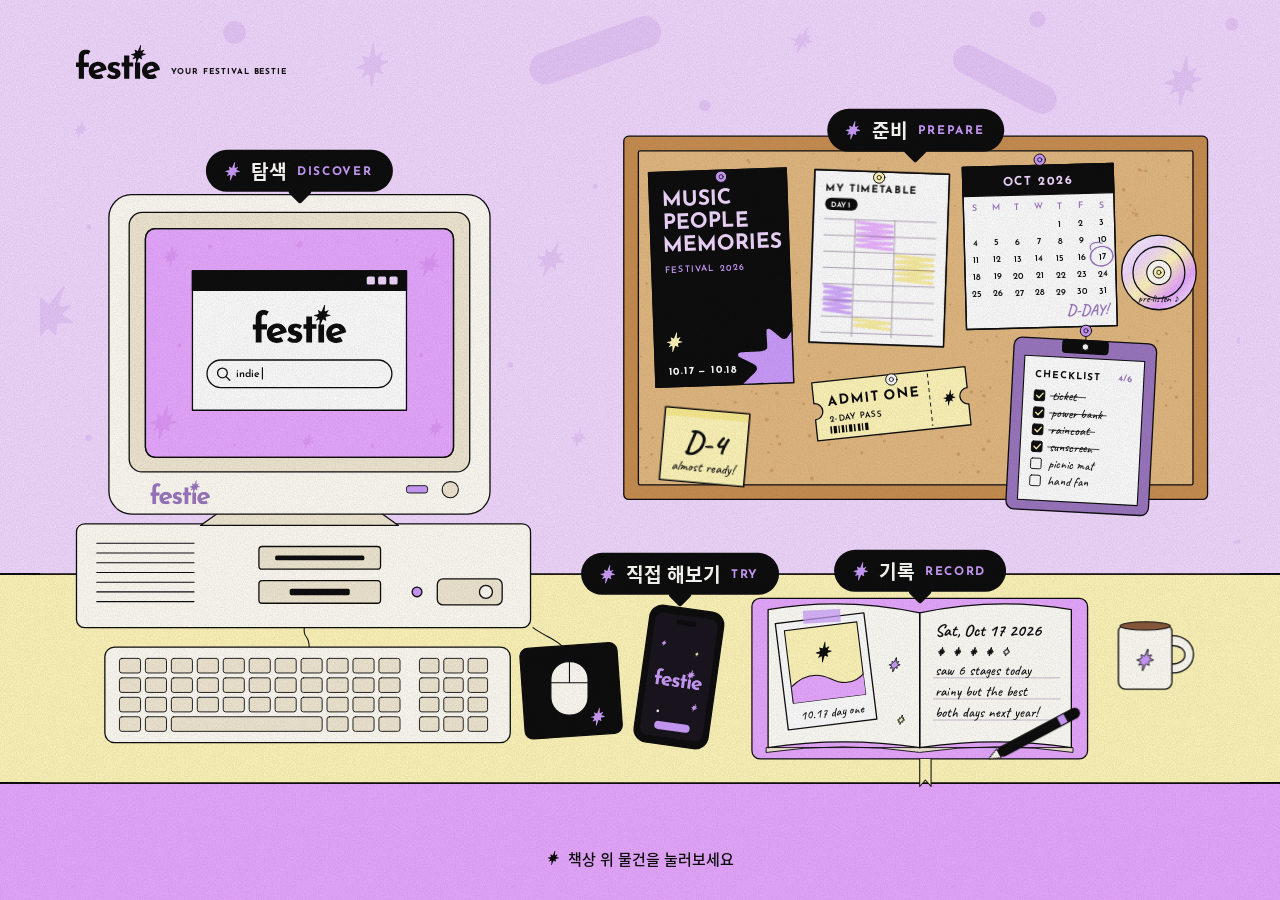
<file: festie-ipad/index.html>
<!doctype html>
<html lang="ko">
<head>
<meta charset="utf-8">
<meta name="viewport" content="width=device-width, initial-scale=1, maximum-scale=1, user-scalable=no, viewport-fit=cover">
<meta name="apple-mobile-web-app-capable" content="yes">
<meta name="mobile-web-app-capable" content="yes">
<meta name="apple-mobile-web-app-title" content="Festie">
<meta name="apple-mobile-web-app-status-bar-style" content="black-translucent">
<meta name="theme-color" content="#F3D9FF">
<link rel="apple-touch-icon" href="icon-180.png">
<link rel="manifest" href="manifest.webmanifest">
<title>Festie</title>
<link rel="icon" href="icon-180.png" type="image/png">
<link rel="stylesheet" href="fonts/fonts.css">
<style>
/* Layout: one 16:9 illustrated desk scene (1600×900 units), letterboxed on the wall colour; labels and popups are HTML on top */
:root{
  --wall:#F3D9FF; --wall-tone:#E7C7F9; --spark-light:#E8A8FF; --lemon:#FFF7B8; --lemon-deep:#FBED90;
  --ink:#0A0A0A; --paper:#FFFDF7; --cream:#FFFDF4; --beige:#F1E9D2; --violet:#CC9CFC; --violet-ink:#9B76BF;
  --cork:#E3B97F; --wood:#C98E4F;
  --f-en:"Josefin Sans","Avenir Next","Segoe UI",sans-serif;
  --f-ko:"Noto Sans KR","Apple SD Gothic Neo","Malgun Gothic",sans-serif;
  --f-hand:"Caveat","Noto Sans KR",cursive;
  --f-pixel:"Silkscreen","Courier New",monospace;
  color-scheme:light;
}
html,body{height:100%;margin:0}
html{touch-action:manipulation;-webkit-text-size-adjust:100%}
body{-webkit-touch-callout:none;-webkit-tap-highlight-color:transparent}
[hidden]{display:none!important}
body{background:linear-gradient(to bottom,#F3D9FF 0 50%,#E8A8FF 50% 100%);color:var(--ink);font-family:var(--f-ko);overflow:hidden}
/* wider than 16:9: side bands continue wall, desk line, desk and desk front at the scene's own heights */
/* wider than 4:3 (iPad Pro 11"): side bands continue wall, desk line, desk and desk front at the scene's own heights */
@media (min-aspect-ratio:4/3){body{background:linear-gradient(to bottom,#F3D9FF 0 calc(63.78% - .9px),#0A0A0A calc(63.78% - .9px) calc(63.78% + .9px),#FFF7B8 calc(63.78% + .9px) calc(87.03% - .9px),#0A0A0A calc(87.03% - .9px) calc(87.03% + .9px),#E8A8FF calc(87.03% + .9px) 100%)}}
body::after{content:"";position:fixed;inset:0;z-index:5;pointer-events:none;opacity:.9;background-image:url("data:image/svg+xml,%3Csvg xmlns='http://www.w3.org/2000/svg' width='220' height='220'%3E%3Cfilter id='n'%3E%3CfeTurbulence type='fractalNoise' baseFrequency='.9' numOctaves='2' stitchTiles='stitch'/%3E%3CfeColorMatrix values='0 0 0 0 .04 0 0 0 0 .03 0 0 0 0 .06 0 0 0 .16 0'/%3E%3C/filter%3E%3Crect width='220' height='220' filter='url(%23n)'/%3E%3C/svg%3E")}
.stage{box-sizing:border-box;height:100%;padding-top:env(safe-area-inset-top,0px);display:flex;align-items:center;justify-content:center}
.scene{position:relative;width:min(100%,calc((100dvh - env(safe-area-inset-top,0px)) * 4 / 3));aspect-ratio:4/3;max-width:100%;container-type:inline-size;user-select:none;-webkit-user-select:none}
.scene>svg{display:block;width:100%;height:100%}
@media (max-width:700px){
  body{padding-left:max(16px,env(safe-area-inset-left,0px));padding-right:max(16px,env(safe-area-inset-right,0px))}
}
svg text{stroke:none}
.hot{cursor:pointer}
.hot:focus{outline:none}
.hot:focus-visible .lift,.hot:focus-visible .wob{outline:3px solid var(--violet-ink);outline-offset:4px}
.lift,.wob{transform-box:fill-box;transition:transform .35s cubic-bezier(.34,1.4,.64,1)}
.lift{transform-origin:50% 100%}
.wob{transform-origin:50% 0%}
@media (hover:hover){.hot:hover .lift{transform:translateY(-7px)}.hot:hover .wob{animation:wob .6s ease-in-out}}
.hot.is-hover .lift{transform:translateY(-7px)}
.cork-group.is-hover .wob,.hot.is-hover .wob{animation:wob .6s ease-in-out}
@keyframes wob{0%,100%{transform:rotate(0)}30%{transform:rotate(-2.4deg)}70%{transform:rotate(1.8deg)}}
.blink{animation:blink 1s steps(1) infinite}
@keyframes blink{50%{opacity:0}}
.led{animation:led 2.4s ease-in-out infinite}
@keyframes led{50%{opacity:.35}}
.twinkle{animation:tw 2.2s ease-in-out infinite;transform-box:fill-box;transform-origin:center}
@keyframes tw{0%,100%{opacity:.25;transform:scale(.7)}50%{opacity:1;transform:scale(1)}}
.steam{animation:steam 3s ease-in-out infinite;opacity:.0}
.steam.s2{animation-delay:1.1s}
@keyframes steam{0%{opacity:0;transform:translateY(8px)}40%{opacity:.8}100%{opacity:0;transform:translateY(-14px)}}
#notif{opacity:0;transform:translateY(-14px);transition:opacity .4s ease,transform .5s cubic-bezier(.34,1.4,.64,1)}
.has-push #notif{opacity:1;transform:none}
.has-push .phone-buzz{animation:buzz .5s ease-in-out 2}
@keyframes buzz{0%,100%{transform:rotate(0)}25%{transform:rotate(-2deg)}75%{transform:rotate(2deg)}}
#ring{opacity:0}
.has-push #ring{animation:ring 1.8s ease-out infinite}
@keyframes ring{0%{opacity:.9;transform:scale(1)}100%{opacity:0;transform:scale(1.18)}}
#ring{transform-box:fill-box;transform-origin:center}

/* labels on objects */
.tag{position:absolute;transform:translate(-50%,-100%);display:inline-flex;align-items:center;gap:.5em;padding:.62em 1.05em .58em .85em;border:0;border-radius:999px;background:var(--ink);color:var(--paper);font:700 clamp(13px,1.6cqw,24px)/1 var(--f-ko);cursor:pointer;white-space:nowrap;animation:bob 2.6s ease-in-out infinite;transition:background .2s,color .2s}
.tag::after{content:"";position:absolute;left:50%;bottom:-.48em;width:.9em;height:.9em;background:inherit;transform:translateX(-50%) rotate(45deg);border-radius:.12em;z-index:-1}
.tag span{font:700 .62em/1 var(--f-en);letter-spacing:.14em;color:var(--violet);padding-top:.18em}
.tag svg{width:1em;height:1em;flex:none;fill:var(--violet)}
.tag:nth-of-type(2){animation-delay:-.6s}.tag:nth-of-type(3){animation-delay:-1.2s}.tag:nth-of-type(4){animation-delay:-1.8s}
@media (hover:hover){.tag:hover{background:var(--violet);color:var(--ink)}.tag:hover span,.tag:hover svg{color:var(--ink);fill:var(--ink)}}
.tag.is-hover,.tag:focus-visible{background:var(--violet);color:var(--ink);outline:none}
.tag.is-hover span,.tag:focus-visible span{color:var(--ink)}
.tag.is-hover svg,.tag:focus-visible svg{fill:var(--ink)}
@keyframes bob{0%,100%{translate:0 0}50%{translate:0 -5px}}
.hint{position:absolute;left:50%;top:93.7%;transform:translate(-50%,-50%);font:500 clamp(12px,1.25cqw,19px)/1 var(--f-ko);display:flex;align-items:center;gap:.5em;white-space:nowrap;pointer-events:none}
.hint svg{width:1em;height:1em;animation:tw 1.6s ease-in-out infinite}
.offline{position:fixed;right:max(16px,env(safe-area-inset-right,0px));bottom:max(14px,env(safe-area-inset-bottom,0px));z-index:30;margin:0;padding:8px 14px 7px;border-radius:999px;background:var(--ink);color:var(--violet);font:600 13px/1 var(--f-ko);transition:opacity .6s}
.hud{position:absolute;left:3%;top:5%;display:flex;align-items:flex-end;gap:.9cqw;pointer-events:none}
.hud svg{width:clamp(56px,7cqw,110px);height:auto;display:block}
.hud p{margin:0 0 .35em;font:700 clamp(7px,.68cqw,11px)/1 var(--f-en);letter-spacing:.12em;text-transform:uppercase;white-space:nowrap}

/* popup window */
.modal{position:fixed;inset:0;z-index:20;display:flex;align-items:center;justify-content:center;padding:16px;padding-left:max(16px,env(safe-area-inset-left,0px));padding-right:max(16px,env(safe-area-inset-right,0px));background:rgba(10,10,10,.42)}
.win{width:min(560px,100%);max-height:calc(100dvh - 32px);display:flex;flex-direction:column;background:var(--paper);border:2.5px solid var(--ink);border-radius:14px;box-shadow:8px 8px 0 var(--ink);overflow:hidden;animation:pop .32s cubic-bezier(.34,1.35,.64,1)}
.win.wide{width:min(720px,100%)}
@keyframes pop{from{transform:translateY(16px) scale(.96);opacity:0}to{transform:none;opacity:1}}
.bar{display:flex;align-items:center;gap:10px;padding:9px 10px 9px 16px;background:var(--ink);color:var(--violet)}
.bar .file{font:400 13px/1 var(--f-pixel);letter-spacing:.06em;flex:1}
.bar .sq{width:11px;height:11px;border-radius:2px;background:var(--wall)}
.bar .x{width:28px;height:28px;border-radius:6px;border:0;background:var(--violet);color:var(--ink);font:700 16px/1 var(--f-en);cursor:pointer;display:grid;place-items:center}
.bar .x:focus-visible{outline:3px solid var(--lemon);outline-offset:2px}
.body{padding:44px 68px 46px;overflow:auto;display:flex;flex-direction:column;gap:18px}
.eyebrow{align-self:flex-start;margin:0;padding:6px 10px 4px;border:2px solid var(--ink);border-radius:999px;font:700 12px/1 var(--f-en);letter-spacing:.16em}
.body h2{margin:0;font:800 clamp(24px,3.4vw,34px)/1.22 var(--f-ko);letter-spacing:-.03em;text-wrap:balance}
.lead{margin:-4px 0 0;font:400 16.5px/1.65 var(--f-ko);color:#3a3340}
.tabs{display:flex;flex-wrap:wrap;gap:6px}
.tabs button{border:2px solid var(--ink);background:var(--paper);border-radius:999px;padding:8px 13px 7px;font:700 13.5px/1 var(--f-ko);cursor:pointer;color:var(--ink)}
.tabs button[aria-selected="true"]{background:var(--ink);color:var(--paper)}
.tabs button:focus-visible{outline:3px solid var(--violet-ink);outline-offset:2px}
.panel{border:2px solid var(--ink);border-radius:12px;padding:16px 18px;background:var(--lemon);display:flex;flex-direction:column;gap:8px}
.panel .obj{margin:0;font:700 11px/1 var(--f-en);letter-spacing:.14em;color:#5e5640}
.panel .obj b{font-family:var(--f-ko);letter-spacing:0;font-size:12px}
.panel p.t{margin:0;font:400 15px/1.65 var(--f-ko)}
.extra{margin:0;padding:14px 16px;border-radius:12px;background:var(--lemon);font:400 14.5px/1.6 var(--f-ko)}
.extra b{display:block;font-weight:700;margin-bottom:2px}
.actions{display:flex;flex-wrap:wrap;gap:10px;align-items:center}
.cta{display:inline-flex;align-items:center;gap:8px;border:2px solid var(--ink);background:var(--ink);color:var(--paper);border-radius:999px;padding:13px 20px 12px;font:700 15px/1 var(--f-ko);cursor:pointer;text-decoration:none}
.cta:hover{background:var(--violet-ink);border-color:var(--violet-ink)}
.cta.ghost{background:var(--paper);color:var(--ink)}
.cta.ghost:hover{background:var(--wall)}
.cta:focus-visible{outline:3px solid var(--violet-ink);outline-offset:3px}
/* feature popup: line-drawn phone + text */
.feat{display:grid;grid-template-columns:auto minmax(0,1fr);gap:52px;align-items:center}
.feat-text{display:flex;flex-direction:column;gap:18px;min-width:0}
.pm-wrap{display:flex;flex-direction:column;align-items:center;gap:12px;position:sticky;top:0}
.pm{box-sizing:border-box;position:relative;width:min(236px,calc((100dvh - 210px) * .43));padding:9px;border:1.6px solid var(--ink);border-radius:38px;background:var(--paper)}
.pm::before,.pm::after{content:"";position:absolute;width:5px;border:1.4px solid var(--ink);background:var(--paper);border-radius:3px}
.pm::before{right:-6.5px;top:22%;height:13%;border-left:0;border-radius:0 3px 3px 0}
.pm::after{left:-6.5px;top:17%;height:20%;border-right:0;border-radius:3px 0 0 3px;box-shadow:0 0 0 0 transparent}
.pm-screen{position:relative;border:1.3px solid var(--ink);border-radius:27px;overflow:hidden;background:#F4D9FF}
.sb{display:flex;align-items:center;justify-content:space-between;padding:9px 16px 5px 20px;background:#F4D9FF;color:var(--ink);font:700 10.5px/1 var(--f-en);transition:background .25s,color .25s}
.sb-i{display:flex;align-items:center;gap:4px}
.sb-i svg{display:block}
.pm-img{position:relative;aspect-ratio:600/1298}
.pm-screen img{position:absolute;inset:0;width:100%;height:100%;object-fit:cover;display:block;transition:opacity .25s ease}
.pm-screen img.out{opacity:0}
.pts{list-style:none;margin:0;padding:0;display:flex;flex-direction:column;gap:4px;border-top:1.5px solid var(--ink);padding-top:10px}
.pt{width:100%;display:grid;grid-template-columns:22px 1fr 16px;gap:10px;align-items:start;padding:12px 12px 12px 10px;border:1.5px solid transparent;border-radius:12px;background:transparent;text-align:left;cursor:pointer;color:var(--ink);font:inherit}
.pt:hover{background:#FAF0FF}
.pt[aria-selected="true"]{background:var(--wall);border-color:var(--ink)}
.pt:focus-visible{outline:3px solid var(--violet-ink);outline-offset:2px}
.pt svg{width:16px;height:16px;margin-top:3px;fill:var(--ink)}
.pt .arr{font:700 14px/1.4 var(--f-en);opacity:0;transition:opacity .2s}
.pt[aria-selected="true"] .arr{opacity:1}
.pt b{display:block;font:700 15px/1.4 var(--f-ko);margin-bottom:2px}
.pt span.d{display:block;font:400 14px/1.55 var(--f-ko);color:#3a3340}
.win.feature,.win.live-win{width:min(920px,100%)}
@media (max-width:700px){
  .feat{grid-template-columns:1fr;gap:20px}
  .pm-wrap{position:static}
  .pm{width:min(190px,52vw)}
}
/* live prototype phone */
.live{display:grid;grid-template-columns:auto minmax(0,1fr);gap:52px;align-items:center}
.lp{--s:.8;box-sizing:border-box;width:calc(390px * var(--s) + 20px);padding:9px;border:1.6px solid var(--ink);border-radius:calc(64px * var(--s) + 9px);background:var(--paper);position:relative}
.lp::before,.lp::after{content:"";position:absolute;width:5px;border:1.4px solid var(--ink);background:var(--paper)}
.lp::before{right:-6.5px;top:22%;height:13%;border-left:0;border-radius:0 3px 3px 0}
.lp::after{left:-6.5px;top:17%;height:20%;border-right:0;border-radius:3px 0 0 3px}
.lp-screen{border:1.3px solid var(--ink);border-radius:calc(64px * var(--s));overflow:hidden;background:#0A0A0A}
.lp .sb{padding:calc(14px * var(--s)) calc(26px * var(--s)) calc(6px * var(--s)) calc(34px * var(--s));font-size:calc(15px * var(--s))}
.lp-view{position:relative;width:calc(390px * var(--s));height:calc(844px * var(--s));overflow:hidden}
.lp-view iframe{position:absolute;left:0;top:0;width:390px;height:844px;border:0;transform:scale(var(--s));transform-origin:0 0;background:#0A0A0A}
.live-text{display:flex;flex-direction:column;gap:18px;min-width:0}
.live-text .tip{margin:0;display:flex;gap:8px;align-items:center;font:500 14.5px/1.5 var(--f-ko);padding:10px 14px;border-radius:10px;background:var(--wall);align-self:flex-start}
.live-text .tip svg{width:14px;height:14px;fill:var(--ink);flex:none}
.qr img{width:100%;height:100%;display:block;image-rendering:pixelated}

@media (max-width:760px){.live{grid-template-columns:1fr;gap:24px}.lp{justify-self:center}}
/* try popup */
.try{display:grid;grid-template-columns:auto minmax(0,1fr);gap:44px;align-items:center}
.mock{box-sizing:border-box;width:218px;aspect-ratio:9/18.5;border:1.6px solid var(--ink);border-radius:38px;background:var(--paper);padding:9px}
.mock-screen{position:relative;height:100%;box-sizing:border-box;border:1.3px solid var(--ink);border-radius:27px;background:#120E16;overflow:hidden;display:flex;flex-direction:column;align-items:center;justify-content:center;gap:10px}
.mock-screen svg.logo{width:110px;fill:var(--violet);position:relative;z-index:1;margin-top:30px}
.mock-screen p{position:relative;z-index:1;margin:0;color:#e9dcf2;font:400 11px/1.4 var(--f-ko);text-align:center}
.mock-screen .go{position:absolute;bottom:22px;left:16px;right:16px;padding:11px 0 10px;border-radius:999px;background:var(--violet);color:var(--ink);font:700 12px/1 var(--f-ko);text-align:center}
.conf{position:absolute;inset:0}
.conf i{position:absolute;width:9px;height:9px;background:var(--violet);clip-path:polygon(50% 0,62% 38%,100% 50%,62% 62%,50% 100%,38% 62%,0 50%,38% 38%);animation:fall 5s linear infinite}
.conf i:nth-child(3n){background:var(--lemon);width:6px;height:6px}
.conf i:nth-child(4n){border-radius:50%;clip-path:none;width:4px;height:4px;background:#fff}
@keyframes fall{from{transform:translateY(-30px) rotate(0)}to{transform:translateY(420px) rotate(220deg)}}
.from{align-self:flex-start;margin:0;padding:8px 12px;border-radius:10px;background:var(--wall);font:500 13.5px/1.4 var(--f-ko)}
.qrrow{display:flex;gap:14px;align-items:center}
.qr{width:96px;height:96px;padding:6px;border:2px solid var(--ink);border-radius:10px;background:#fff;flex:none}
.qr img,.qr canvas{width:100%!important;height:100%!important;display:block;image-rendering:pixelated}
.qrrow p{margin:0;font:400 14px/1.55 var(--f-ko);color:#3a3340}
.qrrow code{display:block;margin-top:4px;font:400 11px/1.4 var(--f-pixel);color:#6b6075;word-break:break-all}
@media (max-width:620px){
  .try{grid-template-columns:1fr;gap:28px}
  .mock{width:170px;justify-self:center}
  .body{padding:22px 20px 22px}
}
@media (prefers-reduced-motion:reduce){
  *,*::before,*::after{animation:none!important;transition:none!important}
  .steam{opacity:.6}
}
</style>
</head>
<body>


<div class="stage">
<div class="scene" id="scene">
<svg viewBox="60 -120 1480 1110" xmlns="http://www.w3.org/2000/svg" role="img" aria-label="페스티벌 준비 중인 책상: 레트로 컴퓨터, 코르크보드, 펼친 다이어리, 핸드폰" stroke="#0A0A0A" stroke-width="1.6" stroke-linejoin="round" stroke-linecap="round">
<defs>
  <path id="sym" vector-effect="non-scaling-stroke" d="M1.24 -5.00C1.20 -5.01 1.16 -5.00 1.12 -4.97C1.08 -4.93 1.18 -5.23 0.98 -4.78C0.79 -4.34 0.16 -2.77 -0.06 -2.30C-0.27 -1.83 -0.23 -2.03 -0.29 -1.96C-0.35 -1.90 -0.34 -1.92 -0.40 -1.91C-0.46 -1.91 -0.46 -1.86 -0.65 -1.95C-0.85 -2.04 -1.36 -2.36 -1.56 -2.45C-1.77 -2.54 -1.80 -2.52 -1.87 -2.49C-1.93 -2.46 -1.97 -2.49 -1.93 -2.25C-1.90 -2.00 -1.69 -1.28 -1.66 -1.03C-1.63 -0.79 -1.66 -0.86 -1.74 -0.79C-1.81 -0.71 -1.79 -0.68 -2.11 -0.58C-2.42 -0.49 -3.34 -0.31 -3.64 -0.22C-3.94 -0.12 -3.87 -0.07 -3.91 -0.02C-3.94 0.04 -3.89 0.08 -3.86 0.11C-3.83 0.15 -3.95 0.13 -3.73 0.21C-3.50 0.28 -2.77 0.47 -2.53 0.55C-2.30 0.63 -2.37 0.62 -2.31 0.67C-2.26 0.71 -2.21 0.74 -2.20 0.82C-2.19 0.90 -2.11 0.90 -2.25 1.15C-2.40 1.39 -2.93 2.09 -3.05 2.31C-3.18 2.52 -3.07 2.42 -3.01 2.43C-2.94 2.45 -2.90 2.48 -2.67 2.40C-2.44 2.32 -1.82 2.03 -1.61 1.96C-1.40 1.89 -1.47 1.95 -1.41 1.98C-1.36 2.01 -1.31 2.02 -1.27 2.12C-1.24 2.21 -1.20 2.11 -1.22 2.54C-1.24 2.96 -1.37 4.28 -1.40 4.68C-1.42 5.07 -1.39 4.85 -1.37 4.90C-1.35 4.95 -1.31 4.98 -1.27 4.99C-1.24 5.00 -1.20 5.02 -1.15 4.98C-1.10 4.94 -1.17 5.20 -0.98 4.76C-0.78 4.32 -0.17 2.78 0.03 2.31C0.24 1.85 0.16 2.05 0.25 1.99C0.34 1.92 0.33 1.84 0.56 1.92C0.78 2.00 1.38 2.37 1.60 2.46C1.82 2.56 1.81 2.52 1.87 2.49C1.92 2.45 1.96 2.50 1.92 2.27C1.88 2.04 1.68 1.33 1.65 1.08C1.62 0.83 1.68 0.85 1.74 0.77C1.79 0.69 1.65 0.72 1.97 0.62C2.30 0.52 3.38 0.29 3.70 0.19C4.02 0.09 3.88 0.06 3.90 0.01C3.93 -0.04 3.88 -0.08 3.85 -0.12C3.82 -0.16 3.93 -0.15 3.70 -0.22C3.48 -0.30 2.73 -0.49 2.49 -0.57C2.25 -0.65 2.33 -0.64 2.28 -0.69C2.23 -0.73 2.18 -0.76 2.17 -0.83C2.17 -0.91 2.11 -0.93 2.25 -1.15C2.38 -1.37 2.85 -1.97 2.99 -2.17C3.12 -2.36 3.04 -2.27 3.04 -2.31C3.05 -2.36 3.06 -2.41 3.01 -2.43C2.96 -2.45 2.98 -2.50 2.75 -2.43C2.51 -2.35 1.82 -2.04 1.60 -1.97C1.38 -1.90 1.46 -1.97 1.40 -1.99C1.35 -2.01 1.30 -2.03 1.27 -2.11C1.23 -2.19 1.19 -2.03 1.21 -2.46C1.23 -2.89 1.36 -4.30 1.39 -4.70C1.41 -5.11 1.39 -4.83 1.37 -4.88C1.34 -4.93 1.28 -4.99 1.24 -5.00Z"/>
  <symbol id="logo" viewBox="0 0 242.3 98.7"><path d="M22.9,63.8v33.7H7.9v-33.7H0v-13.2h7.9v-17c.1-8.4,4.4-16.2,12.6-18.9,4.9-1.6,9.9-1.5,14.8-.2,2.3.6,4.5,1.4,6.4,2.9l-6.3,10.8c-.7-1-1.6-1.5-2.6-1.9-3.9-1.4-8.1.2-9.3,4.2-.4,1.2-.5,2.4-.6,3.7v16.3h14.1v13.2h-14.1,0Z"></path><path d="M233.3,94c-2.9,1.7-5.9,2.8-9.1,3.7s-6.1,1.2-9.3,1c-3-.2-5.9-.6-8.8-1.6-7.7-2.6-13-8.6-14.9-16.4-.8-3.2-1-6.3-.7-9.6.8-7.9,5.5-14.5,12.3-18.6,3.2-1.9,6.6-3.2,10.4-3.7,7.7-1,15.5.5,21.2,6,4.6,4.3,6.8,10.1,7.9,16.3l-34.2,10.9c1.3,1.5,2.9,2.5,4.7,3.2,5.1,1.7,9.4.4,13.9-2.3l6.6,11.1h0ZM225.7,66.8c-.8-2.3-2.2-4.1-4.1-5.4-1.5-.9-3.1-1.2-4.8-1.2-2.6-.1-5.1.5-7.1,2-3.7,2.8-4.6,7.1-4.5,11.5l20.5-6.9h0Z"></path><path d="M72.9,82.9l6.6,11.1c-2.9,1.7-5.9,2.8-9.1,3.7s-6.4,1.2-9.7.9-6.8-.8-10-2.2c-6-2.5-10.5-7.3-12.6-13.5-1.1-3.3-1.5-6.7-1.5-10.2.2-8.8,5.3-16.3,12.9-20.6,2.8-1.6,5.6-2.7,8.8-3.2,3.9-.7,7.7-.6,11.6.2,4.2.9,7.9,2.9,11,6,4.4,4.3,6.6,10,7.7,16.1l-34.2,10.9c1.1,1.3,2.4,2.2,3.9,2.9,2.9,1.2,6.1,1.4,9.2.5,1.9-.6,3.6-1.4,5.5-2.5h0ZM72,66.8c-.8-2.2-2.2-4.2-4.2-5.4-1.5-1-3.2-1.2-5-1.2-2.9,0-5.6.8-7.8,2.7-3,2.8-3.8,6.7-3.6,10.8l20.5-6.9Z"></path><path d="M185.1,97.4h-15v-46.7h2.6s.8-10.8.8-10.8c0-1.1-.9-1.8-2-1.8l-7.4,3.2c-.2,0-.6-.1-.8-.3s-.2-.6-.1-.8l4.9-6.7c.6-.8.4-2.2-.7-2.5l-8-2.4c-.5-.1-.8-.5-.9-.9,0-.5.2-.9.8-1.1l10.6-2.7c.8-.2,1.3-1.2,1.1-2l-1.8-7.7c0-.3.3-.6.6-.7.3-.1.6,0,.9.2l5.8,3.2c.8.5,1.8.4,2.4-.4l6.7-15.9c.3-.6.7-.9,1.3-.7.7.2.7.7.7,1.4l-1.1,13.7c0,.7.2,1.2.7,1.6.5.4,1.1.4,1.8.2l6.6-2.9c.4-.1.7-.1,1,.1.2.1.4.7.2.9l-4.8,6.5c-.3.5-.5,1-.3,1.5.1.4.5,1,.9,1.1l8,2.3c.6.2.9.5.9,1.1,0,.6-.5.8-1,1l-9.9,2.5c-.9.2-1.9.9-1.7,1.9l1.7,7.6c0,.4,0,.8-.3.9-.3.2-.7,0-1,0l-5.9-3.2c-.5-.3-1-.4-1.5-.2-.4.2-.9.5-1.1,1.1l-4.9,11.7h9v46.7h0Z"></path><path d="M113.9,97.9c-8.8,1.6-18.5-.5-24.8-7.2l6.2-8.2c1.5,1.3,2.9,2.5,4.5,3.5,1.9,1.2,3.9,1.9,6.1,2.2,2.2.2,5.6,0,6.9-1.7,1.2-1.4.8-3.6-.7-4.7-.9-.7-1.8-1.2-2.8-1.5l-5.4-1.7c-1.7-.5-3.3-1.1-4.8-1.9-1.5-.8-2.8-1.7-3.9-2.9-3.7-4-4.7-9.8-2.7-14.9.9-2.3,2.2-4.3,4.2-5.9,3.3-2.8,6.7-3.9,11-4.2,7.4-.3,14,.5,20,5l-5.7,8.8c-1.6-1.2-3.2-2.1-4.9-2.8-1.8-.8-3.7-1.3-5.7-1.1-1.5,0-2.8.6-3.9,1.7-1.5,1.5-1.1,4,.6,5.1,1.1.8,2.4,1.3,3.7,1.7,2.6.7,5.1,1.4,7.6,2.4,1.7.7,3.1,1.5,4.5,2.6,2.2,1.8,3.7,4.2,4.3,7,1,5-.6,10.3-4.2,13.9-2.7,2.7-6.2,4.3-9.9,5h0Z"></path><polygon points="153.8 97.4 138.8 97.4 138.8 62.1 131.6 62.1 131.6 50.5 138.8 50.5 138.8 30.2 153.8 30.2 153.8 50.5 165.1 50.5 165.1 62.1 153.8 62.1 153.8 97.4"></polygon></symbol>
  <clipPath id="clipPoster"><rect x="815" y="90" width="170" height="265"/></clipPath>
  <clipPath id="clipWin"><rect x="214" y="156" width="332" height="208"/></clipPath>
  <clipPath id="clipScreen"><rect x="190" y="106" width="380" height="282" rx="12"/></clipPath>
  <clipPath id="clipPhoto"><rect x="985" y="652" width="90" height="90"/></clipPath>
  <linearGradient id="cdg" x1="0" y1="0" x2="1" y2="1">
    <stop offset="0" stop-color="#FFFFFF"/><stop offset=".3" stop-color="#F3D9FF"/><stop offset=".5" stop-color="#FFF7B8"/><stop offset=".72" stop-color="#E8A8FF"/><stop offset="1" stop-color="#FFFFFF"/>
  </linearGradient>
  <filter id="grain" x="0" y="0" width="100%" height="100%">
    <feTurbulence type="fractalNoise" baseFrequency=".9" numOctaves="2" stitchTiles="stitch" result="n"/>
    <feColorMatrix in="n" type="matrix" values="0 0 0 0 0.04  0 0 0 0 0.03  0 0 0 0 0.06  0 0 0 .16 0"/>
  </filter>
</defs>

<!-- WALL -->
<rect x="-100" y="-300" width="1800" height="890" fill="#F3D9FF" stroke="none"/>
<g fill="#E7C7F9" stroke="none">
  <use href="#sym" transform="translate(470 -40) rotate(-12) scale(5.2)"/>
  <use href="#sym" transform="translate(1000 -70) rotate(8) scale(3.4)"/>
  <use href="#sym" transform="translate(1470 -20) rotate(-6) scale(6)"/>
  <use href="#sym" transform="translate(110 40) scale(2.2)"/>
  <rect x="660" y="-78" width="170" height="40" rx="20" transform="rotate(-20 745 -58)"/>
  <rect x="1180" y="-40" width="140" height="36" rx="18" transform="rotate(28 1250 -22)"/>
  <circle cx="300" cy="-80" r="14"/><circle cx="1290" cy="-96" r="10"/><circle cx="880" cy="10" r="7"/><circle cx="1530" cy="-90" r="8"/>
  <use href="#sym" transform="translate(70 270) rotate(14) scale(8)"/>
  <use href="#sym" transform="translate(38 520) rotate(-8) scale(3.6)"/>
  <use href="#sym" transform="translate(690 200) rotate(10) scale(4.4)"/>
  <use href="#sym" transform="translate(724 420) scale(2.4)"/>
  <use href="#sym" transform="translate(655 535) scale(1.8)"/>
  <use href="#sym" transform="translate(1552 545) rotate(-12) scale(5.4)"/>
  <use href="#sym" transform="translate(1560 150) rotate(6) scale(3)"/>
  <circle cx="120" cy="420" r="4"/><circle cx="640" cy="330" r="3.5"/><circle cx="1540" cy="300" r="4"/><circle cx="120" cy="160" r="3"/><circle cx="745" cy="110" r="3"/>
</g>


<!-- DESK -->
<rect x="-100" y="588" width="1800" height="258" fill="#FFF7B8"/>
<rect x="-100" y="846" width="1800" height="300" fill="#E8A8FF"/>
<path d="M-100 588 H1700" fill="none"/>


<!-- ============ DISCOVER: retro computer ============ -->
<g class="hot" data-open="discover" id="obj-discover" aria-hidden="true" transform="translate(0 56)">
<g class="lift">
  <!-- case -->
  <rect x="105" y="470" width="560" height="128" rx="10" fill="#FFFDF4"/>
  <g fill="none" stroke-width="1.32"><path d="M130 494H250M130 506H250M130 518H250M130 530H250M130 542H250M130 554H250M130 566H250"/></g>
  <rect x="330" y="498" width="150" height="28" rx="4" fill="#F1E9D2"/>
  <rect x="350" y="509" width="110" height="6" rx="2" fill="#0A0A0A" stroke="none"/>
  <rect x="330" y="540" width="150" height="28" rx="4" fill="#F1E9D2"/>
  <rect x="368" y="550" width="74" height="8" rx="2" fill="#0A0A0A" stroke="none"/>
  <rect x="550" y="538" width="80" height="32" rx="7" fill="#F1E9D2"/>
  <circle cx="610" cy="554" r="8" fill="#FFFDF4"/>
  <circle class="led" cx="525" cy="554" r="6" fill="#CC9CFC"/>
  <!-- stand -->
  <path d="M286 452 H474 L502 472 H258 Z" fill="#F1E9D2"/>
  <!-- monitor -->
  <rect x="145" y="64" width="470" height="394" rx="28" fill="#FFFDF4"/>
  <rect x="170" y="86" width="420" height="320" rx="16" fill="#F1E9D2"/>
  <rect x="190" y="106" width="380" height="282" rx="12" fill="#E8A8FF"/>
  <g clip-path="url(#clipScreen)">
    <g fill="#DE97F7" stroke="none">
      <use href="#sym" transform="translate(222 140) rotate(-10) scale(2.6)"/>
      <use href="#sym" transform="translate(540 150) rotate(12) scale(3.4)"/>
      <use href="#sym" transform="translate(212 345) scale(4.2)"/>
      <use href="#sym" transform="translate(548 352) rotate(-8) scale(2.4)"/>
      <use href="#sym" transform="translate(380 126) scale(1.4)"/>
      <use href="#sym" transform="translate(390 368) rotate(6) scale(1.8)"/>
      <circle cx="270" cy="128" r="2.4"/><circle cx="500" cy="120" r="2"/><circle cx="232" cy="250" r="2.4"/><circle cx="530" cy="262" r="2.6"/><circle cx="300" cy="372" r="2"/><circle cx="470" cy="374" r="2.4"/>
    </g>
    <rect x="248" y="158" width="264" height="172" fill="#FFFFFF"/>
    <rect x="248" y="158" width="264" height="24" fill="#0A0A0A"/>
    <g fill="#F3D9FF" stroke="none"><rect x="463" y="165" width="10" height="10" rx="2"/><rect x="477" y="165" width="10" height="10" rx="2"/><rect x="491" y="165" width="10" height="10" rx="2"/></g>
    <use href="#logo" x="322" y="200" width="116" height="47" fill="#0A0A0A" stroke="none"/>
    <rect x="266" y="268" width="228" height="34" rx="17" fill="#FFFFFF"/>
    <circle cx="285" cy="284" r="6" fill="none"/><path d="M289.5 288.5 L294 293" fill="none"/>
    <text id="typed" x="302" y="289.5" font-family="Josefin Sans, sans-serif" font-weight="600" font-size="13" fill="#0A0A0A"></text>
    <rect id="caret" class="blink" x="302" y="277" width="1.4" height="15" fill="#0A0A0A" stroke="none"/>
  </g>
  <rect x="190" y="106" width="380" height="282" rx="12" fill="none"/>
  <use href="#logo" x="196" y="416" width="74" height="30" fill="#9B76BF" stroke="none"/>
  <rect class="led" x="512" y="423" width="26" height="9" rx="3" fill="#CC9CFC" stroke-width="1.1"/>
  <circle cx="566" cy="428" r="10" fill="#F1E9D2" stroke-width="1.32"/>
</g>
  <!-- keyboard -->
<g class="lift">
  <path d="M392 622 C392 606 384 612 386 598" fill="none" stroke-width="1.32"/>
  <rect x="140" y="622" width="500" height="118" rx="12" fill="#FFFDF4"/>
  <g id="keys" fill="#F1E9D2" stroke-width="1.1"></g>
</g>
</g>

<!-- mouse pad + mouse -->
<g transform="translate(0 46)">
  <rect x="655" y="630" width="120" height="112" rx="10" fill="#0A0A0A" transform="rotate(-4 715 686)"/>
  <use href="#sym" transform="translate(748 718) rotate(-4) scale(2.2)" fill="#CC9CFC" stroke="none"/>
  <path d="M712 652 C712 626 690 624 668 608" fill="none" stroke-width="1.32"/>
  <rect x="690" y="650" width="46" height="66" rx="22" fill="#FFFDF4"/>
  <path d="M690 676 H736 M713 650 V676" fill="none" stroke-width="1.32"/>
</g>

<!-- ============ PREPARE: cork board ============ -->
<g class="cork-group" id="obj-prepare">
  <rect x="780" y="48" width="720" height="448" rx="6" fill="#C98E4F"/>
  <rect x="798" y="66" width="684" height="412" rx="2" fill="#E3B97F"/>
  <g id="speckles" fill="#C08A50" stroke="none" opacity=".55"></g>

  <!-- poster -->
  <g transform="rotate(-2 900 222)"><g class="hot" data-open="prepare" data-tab="timetable" tabindex="0" role="button" aria-label="공연 포스터: 준비 · 타임테이블"><g class="wob">
    <rect x="815" y="90" width="170" height="265" fill="#0A0A0A"/>
    <g clip-path="url(#clipPoster)">
      <use href="#sym" transform="translate(975 330) rotate(12) scale(15)" fill="#CC9CFC" stroke="none"/>
      <use href="#sym" transform="translate(840 300) scale(2.4)" fill="#FFF7B8" stroke="none"/>
    </g>
    <g font-family="Josefin Sans, sans-serif" font-weight="700" font-size="26" fill="#F3D9FF">
      <text x="830" y="132">MUSIC</text><text x="830" y="160">PEOPLE</text><text x="830" y="188">MEMORIES</text>
    </g>
    <text x="831" y="214" font-family="Josefin Sans, sans-serif" font-weight="600" font-size="11" letter-spacing="1.5" fill="#CC9CFC">FESTIVAL 2026</text>
    <text x="831" y="340" font-family="Josefin Sans, sans-serif" font-weight="700" font-size="13" letter-spacing="1" fill="#FFFFFF">10.17 — 10.18</text>
    <rect x="815" y="90" width="170" height="265" fill="none"/>
  </g></g></g>
  <g><circle cx="900" cy="98" r="7" fill="#CC9CFC" stroke-width="1.2"/><circle cx="900" cy="98" r="2.6" fill="#CC9CFC" stroke-width="1"/></g>

  <!-- timetable printout -->
  <g transform="rotate(2 1095 200)"><g class="hot" data-open="prepare" data-tab="timetable" tabindex="0" role="button" aria-label="타임테이블 출력물: 준비 · 타임테이블"><g class="wob">
    <rect x="1012" y="92" width="166" height="213" fill="#FFFFFF"/>
    <text x="1026" y="118" font-family="Josefin Sans, sans-serif" font-weight="700" font-size="12.5" letter-spacing="1.4" fill="#0A0A0A">MY TIMETABLE</text>
    <rect x="1026" y="126" width="40" height="15" rx="7.5" fill="#0A0A0A" stroke="none"/>
    <text x="1046" y="137" text-anchor="middle" font-family="Josefin Sans, sans-serif" font-weight="700" font-size="9" fill="#FFFFFF">DAY 1</text>
    
    <g fill="none" stroke-width="0.9" stroke="#9a8aa2">
      <path d="M1026 152 H1164 M1026 172 H1164 M1026 192 H1164 M1026 212 H1164 M1026 232 H1164 M1026 252 H1164 M1026 272 H1164 M1026 292 H1164"/>
      <path d="M1064 152 V296 M1113 152 V296"/>
    </g>
    <g fill="none" stroke-width="4.2" stroke-linecap="round" stroke-linejoin="round" opacity=".85" style="mix-blend-mode:multiply"><path d="M1067.0 155.0 L1110.0 158.6 L1067.0 162.2 L1110.0 165.8 L1067.0 169.4 L1110.0 173.0 L1067.0 176.6 L1110.0 180.2 L1067.0 183.8 L1110.0 187.4" stroke="#E8A8FF"/><path d="M1116.0 195.0 L1161.0 198.6 L1116.0 202.2 L1161.0 205.8 L1116.0 209.4 L1161.0 213.0 L1116.0 216.6 L1161.0 220.2 L1116.0 223.8 L1161.0 227.4" stroke="#FBED90"/><path d="M1029.0 235.0 L1061.0 238.6 L1029.0 242.2 L1061.0 245.8 L1029.0 249.4 L1061.0 253.0 L1029.0 256.6 L1061.0 260.2 L1029.0 263.8 L1061.0 267.4" stroke="#CC9CFC"/><path d="M1067.0 275.0 L1110.0 278.6 L1067.0 282.2 L1110.0 285.8" stroke="#FBED90"/></g>
    <rect x="1012" y="92" width="166" height="213" fill="none"/>
  </g></g></g>
  <g><circle cx="1095" cy="99" r="7" fill="#FFF7B8" stroke-width="1.2"/><circle cx="1095" cy="99" r="2.6" fill="#FFF7B8" stroke-width="1"/></g>

  <!-- calendar -->
  <g transform="rotate(-1.5 1292 180)"><g class="hot" data-open="prepare" data-tab="today" tabindex="0" role="button" aria-label="달력: 준비 · 공연 당일"><g class="wob">
    <rect x="1200" y="84" width="186" height="200" fill="#FFFFFF"/>
    <rect x="1200" y="84" width="186" height="36" fill="#0A0A0A"/>
    <text x="1293" y="108" text-anchor="middle" font-family="Josefin Sans, sans-serif" font-weight="700" font-size="15" letter-spacing="2" fill="#F3D9FF">OCT 2026</text>
    <g id="cal" font-family="Josefin Sans, sans-serif" font-weight="600" font-size="11" text-anchor="middle" fill="#0A0A0A"></g>
    <ellipse cx="1369" cy="198" rx="14" ry="12" fill="none" stroke="#9B76BF" stroke-width="1.76" transform="rotate(-8 1369 198)"/>
    <path d="M1356 190 C1352 182 1362 179 1370 182" fill="none" stroke="#9B76BF" stroke-width="1.43"/>
    <text x="1350" y="270" text-anchor="middle" font-family="Caveat, cursive" font-weight="700" font-size="19" fill="#9B76BF">D-DAY!</text>
    <rect x="1200" y="84" width="186" height="200" fill="none"/>
  </g></g></g>
  <g><circle cx="1293" cy="77" r="7" fill="#CC9CFC" stroke-width="1.2"/><circle cx="1293" cy="77" r="2.6" fill="#CC9CFC" stroke-width="1"/></g>

  <!-- CD -->
  <g class="hot" data-open="prepare" data-tab="playlist" tabindex="0" role="button" aria-label="CD: 준비 · 플레이리스트"><g class="wob" style="transform-origin:50% 50%">
    <circle cx="1440" cy="216" r="46" fill="url(#cdg)"/>
    <circle cx="1440" cy="216" r="32" fill="none"/>
    
    <circle cx="1440" cy="216" r="15" fill="#FFFDF7" stroke-width="1.32"/>
    <circle cx="1440" cy="216" r="5" fill="#E3B97F" stroke-width="1.1"/>
    <text x="1440" y="252" text-anchor="middle" font-family="Caveat, cursive" font-size="13" fill="#0A0A0A">pre-listen ♪</text>
  </g></g>
  <g><circle cx="1440" cy="216" r="7" fill="#FFF7B8" stroke-width="1.2"/><circle cx="1440" cy="216" r="2.6" fill="#FFF7B8" stroke-width="1"/></g>

  <!-- sticky note -->
  <g transform="rotate(5 878 428)"><g class="hot" data-open="prepare" data-tab="today" tabindex="0" role="button" aria-label="메모: 준비 · 공연 당일"><g class="wob">
    <rect x="828" y="386" width="104" height="90" fill="#FFF7B8"/>
    <path d="M828 386 H932 V396 H828 Z" fill="#FBED90" stroke="none"/>
    <text x="880" y="438" text-anchor="middle" font-family="Caveat, cursive" font-weight="700" font-size="38" fill="#0A0A0A">D-4</text>
    <text x="880" y="462" text-anchor="middle" font-family="Caveat, cursive" font-size="17" fill="#0A0A0A">almost ready!</text>
    <rect x="828" y="386" width="104" height="90" fill="none"/>
  </g></g></g>

  <!-- ticket -->
  <g transform="rotate(-6 1110 378)"><g class="hot" data-open="prepare" data-tab="ticket" tabindex="0" role="button" aria-label="티켓: 준비 · 티켓"><g class="wob">
    <path d="M1015 342 H1205 V368 A10 10 0 0 0 1205 388 V414 H1015 V388 A10 10 0 0 0 1015 368 Z" fill="#FFF7B8"/>
    <path d="M1158 346 V410" fill="none" stroke-width="1.1" stroke-dasharray="4 5"/>
    <text x="1032" y="372" font-family="Josefin Sans, sans-serif" font-weight="700" font-size="17" letter-spacing="1.2" fill="#0A0A0A">ADMIT ONE</text>
    <text x="1032" y="392" font-family="Josefin Sans, sans-serif" font-weight="600" font-size="10.5" letter-spacing=".6" fill="#0A0A0A">2-DAY PASS</text>
    <g fill="#0A0A0A" stroke="none"><rect x="1032" y="398" width="2" height="9"/><rect x="1036" y="398" width="4" height="9"/><rect x="1042" y="398" width="1.5" height="9"/><rect x="1046" y="398" width="3" height="9"/><rect x="1051" y="398" width="1.5" height="9"/><rect x="1055" y="398" width="4" height="9"/><rect x="1061" y="398" width="2" height="9"/><rect x="1066" y="398" width="3" height="9"/><rect x="1071" y="398" width="1.5" height="9"/><rect x="1075" y="398" width="4" height="9"/></g>
    <use href="#sym" transform="translate(1182 378) scale(1.9)" fill="#0A0A0A" stroke="none"/>
  </g></g></g>
  <g><circle cx="1110" cy="348" r="7" fill="#FFFFFF" stroke-width="1.2"/><circle cx="1110" cy="348" r="2.6" fill="#FFFFFF" stroke-width="1"/></g>

  <!-- clipboard checklist -->
  <path d="M1350 290 L1350 303" fill="none" stroke-width="1.2"/>
  <g transform="rotate(3 1350 296)"><g class="hot" data-open="prepare" data-tab="check" tabindex="0" role="button" aria-label="체크리스트 클립보드: 준비 · 체크리스트"><g class="wob">
    <rect x="1262" y="300" width="176" height="212" rx="10" fill="#9B76BF"/>
    <rect x="1276" y="322" width="148" height="178" fill="#FFFFFF" stroke-width="1.32"/>
    <text x="1290" y="348" font-family="Josefin Sans, sans-serif" font-weight="700" font-size="12" letter-spacing="1.4" fill="#0A0A0A">CHECKLIST</text>
    <text x="1410" y="348" text-anchor="end" font-family="Josefin Sans, sans-serif" font-weight="700" font-size="11" fill="#9B76BF">4/6</text>
    <g id="checks"></g>
    <rect x="1322" y="300" width="56" height="16" rx="4" fill="#0A0A0A"/>
    <circle cx="1350" cy="308" r="4" fill="#FFFDF7" stroke-width="1.1"/>
  </g></g></g>
  <g><circle cx="1350" cy="288" r="7" fill="#CC9CFC" stroke-width="1.2"/><circle cx="1350" cy="288" r="2.6" fill="#CC9CFC" stroke-width="1"/></g>
</g>

<!-- ============ RECORD: open diary ============ -->
<g class="hot" data-open="record" id="obj-record" aria-hidden="true"><g class="lift">
  <rect x="938" y="618" width="414" height="198" rx="10" fill="#E8A8FF"/>
  <path d="M1145 816 V850 L1152 842 L1159 850 V816" fill="#FFF7B8" stroke-width="1.32"/>
  <path d="M956 808 Q1050 794 1145 808 Q1240 794 1334 808 L1334 802 L956 802 Z" fill="#F1E9D2" stroke-width="1.1"/>
  <path d="M958 632 Q1050 616 1145 636 L1145 802 Q1050 788 958 802 Z" fill="#FFFEF7"/>
  <path d="M1145 636 Q1240 616 1332 632 L1332 802 Q1240 788 1145 802 Z" fill="#FFFEF7"/>
  <path d="M1145 636 V802" fill="none"/>
  <!-- polaroid -->
  <g transform="rotate(-7 1030 712)">
    <rect x="975" y="642" width="110" height="132" fill="#FFFFFF"/>
    <rect x="985" y="652" width="90" height="90" fill="#FFF7B8" stroke-width="1.32"/>
    <g clip-path="url(#clipPhoto)">
      <path d="M985 722 Q1010 702 1035 718 T1080 712 V745 H985 Z" fill="#E8A8FF" stroke-width="1.32"/>
      <use href="#sym" transform="translate(1030 684) scale(2.5)" fill="#0A0A0A" stroke="none"/>
    </g>
    <text x="992" y="764" font-family="Caveat, cursive" font-size="16" fill="#0A0A0A">10.17 day one</text>
    <rect x="1010" y="632" width="46" height="16" fill="#CC9CFC" opacity=".75" stroke="none" transform="rotate(4 1033 640)"/>
  </g>
  <use href="#sym" transform="translate(1114 700) scale(1.7)" fill="#CC9CFC" stroke-width="0.9"/>
  <use href="#sym" transform="translate(1122 768) scale(1.1)" fill="#FFF7B8" stroke-width="0.9"/>
  <!-- right page -->
  <text x="1164" y="664" font-family="Caveat, cursive" font-weight="700" font-size="21" fill="#0A0A0A">Sat, Oct 17 2026</text>
  <g stroke-width="0.9">
    <use href="#sym" transform="translate(1172 684) scale(1)" fill="#0A0A0A"/>
    <use href="#sym" transform="translate(1192 684) scale(1)" fill="#0A0A0A"/>
    <use href="#sym" transform="translate(1212 684) scale(1)" fill="#0A0A0A"/>
    <use href="#sym" transform="translate(1232 684) scale(1)" fill="#0A0A0A"/>
    <use href="#sym" transform="translate(1252 684) scale(1)" fill="#FFFEF7"/>
  </g>
  <g fill="none" stroke-width="0.9" stroke="#b9aac2"><path d="M1162 716 H1318 M1162 742 H1318 M1162 768 H1318"/></g>
  <g font-family="Caveat, cursive" font-size="18" fill="#0A0A0A">
    <text x="1164" y="712">saw 6 stages today</text>
    <text x="1164" y="738">rainy but the best</text>
    <text x="1164" y="764">both days next year!</text>
  </g>
  <g transform="rotate(-28 1290 784)">
    <rect x="1236" y="778" width="112" height="12" rx="6" fill="#0A0A0A"/>
    <path d="M1236 778 L1222 784 L1236 790 Z" fill="#FFFDF4" stroke-width="1.1"/>
    <rect x="1320" y="778" width="10" height="12" fill="#CC9CFC" stroke-width="1.1"/>
  </g>
</g></g>

<!-- mug -->
<g>
  <path class="steam" d="M1412 640 C1404 628 1420 620 1412 606" fill="none" stroke="#9B76BF" stroke-width="1.32"/>
  <path class="steam s2" d="M1432 640 C1424 628 1440 620 1432 606" fill="none" stroke="#9B76BF" stroke-width="1.32"/>
  <path d="M1454 664 C1492 662 1492 712 1454 710 L1454 699 C1478 700 1478 675 1454 676 Z" fill="#FFFDF4"/>
  <rect x="1390" y="650" width="66" height="80" rx="9" fill="#FFFDF4"/>
  <ellipse cx="1423" cy="652" rx="31" ry="5" fill="#8a5a3a" stroke-width="1.32"/>
  <use href="#sym" transform="translate(1423 694) scale(2.6)" fill="#CC9CFC" stroke-width="0.9"/>
</g>

<!-- ============ TRY: phone ============ -->
<g class="hot" data-open="try" id="obj-try" aria-hidden="true">
  <rect x="770" y="618" width="156" height="200" fill="transparent" stroke="none"/>
  <g transform="rotate(8 848 715)"><g class="lift"><g class="phone-buzz" style="transform-box:fill-box;transform-origin:center">
    <rect id="ring" x="796" y="624" width="104" height="182" rx="20" fill="none" stroke="#9B76BF" stroke-width="1.65"/>
    <rect x="802" y="630" width="92" height="170" rx="16" fill="#0A0A0A"/>
    <rect x="809" y="639" width="78" height="152" rx="10" fill="#16121A" stroke="none"/>
    <rect x="836" y="645" width="24" height="6" rx="3" fill="#0A0A0A" stroke="none"/>
    <use href="#logo" x="818" y="704" width="60" height="24" fill="#CC9CFC" stroke="none"/>
    <g fill="#CC9CFC" stroke="none">
      <use class="twinkle" href="#sym" transform="translate(824 676) scale(.8)"/>
      <use class="twinkle" style="animation-delay:.7s" href="#sym" transform="translate(872 750) scale(1)"/>
      <use class="twinkle" style="animation-delay:1.3s" href="#sym" transform="translate(866 684) scale(.6)" fill="#FFF7B8"/>
      <circle class="twinkle" style="animation-delay:.4s" cx="828" cy="760" r="1.6" fill="#FFFFFF"/>
    </g>
    <rect x="826" y="772" width="44" height="10" rx="5" fill="#CC9CFC" stroke="none"/>
    <g id="notif">
      <rect x="812" y="654" width="72" height="38" rx="8" fill="#FFFDF7" stroke-width="0.9"/>
      <use href="#logo" x="817" y="659" width="18" height="7.4" fill="#0A0A0A" stroke="none"/>
      <text x="817" y="676" font-family="Josefin Sans, sans-serif" font-weight="700" font-size="7.5" fill="#0A0A0A">D-DAY</text>
      <text x="817" y="686" font-family="Josefin Sans, sans-serif" font-weight="600" font-size="6.6" fill="#0A0A0A">It's festival day!</text>
    </g>
  </g></g></g>
</g>

<!-- grain -->

</svg>

<div class="hud">
  <svg viewBox="0 0 242.3 98.7" role="img" aria-label="Festie" fill="#0A0A0A"><path d="M22.9,63.8v33.7H7.9v-33.7H0v-13.2h7.9v-17c.1-8.4,4.4-16.2,12.6-18.9,4.9-1.6,9.9-1.5,14.8-.2,2.3.6,4.5,1.4,6.4,2.9l-6.3,10.8c-.7-1-1.6-1.5-2.6-1.9-3.9-1.4-8.1.2-9.3,4.2-.4,1.2-.5,2.4-.6,3.7v16.3h14.1v13.2h-14.1,0Z"></path><path d="M233.3,94c-2.9,1.7-5.9,2.8-9.1,3.7s-6.1,1.2-9.3,1c-3-.2-5.9-.6-8.8-1.6-7.7-2.6-13-8.6-14.9-16.4-.8-3.2-1-6.3-.7-9.6.8-7.9,5.5-14.5,12.3-18.6,3.2-1.9,6.6-3.2,10.4-3.7,7.7-1,15.5.5,21.2,6,4.6,4.3,6.8,10.1,7.9,16.3l-34.2,10.9c1.3,1.5,2.9,2.5,4.7,3.2,5.1,1.7,9.4.4,13.9-2.3l6.6,11.1h0ZM225.7,66.8c-.8-2.3-2.2-4.1-4.1-5.4-1.5-.9-3.1-1.2-4.8-1.2-2.6-.1-5.1.5-7.1,2-3.7,2.8-4.6,7.1-4.5,11.5l20.5-6.9h0Z"></path><path d="M72.9,82.9l6.6,11.1c-2.9,1.7-5.9,2.8-9.1,3.7s-6.4,1.2-9.7.9-6.8-.8-10-2.2c-6-2.5-10.5-7.3-12.6-13.5-1.1-3.3-1.5-6.7-1.5-10.2.2-8.8,5.3-16.3,12.9-20.6,2.8-1.6,5.6-2.7,8.8-3.2,3.9-.7,7.7-.6,11.6.2,4.2.9,7.9,2.9,11,6,4.4,4.3,6.6,10,7.7,16.1l-34.2,10.9c1.1,1.3,2.4,2.2,3.9,2.9,2.9,1.2,6.1,1.4,9.2.5,1.9-.6,3.6-1.4,5.5-2.5h0ZM72,66.8c-.8-2.2-2.2-4.2-4.2-5.4-1.5-1-3.2-1.2-5-1.2-2.9,0-5.6.8-7.8,2.7-3,2.8-3.8,6.7-3.6,10.8l20.5-6.9Z"></path><path d="M185.1,97.4h-15v-46.7h2.6s.8-10.8.8-10.8c0-1.1-.9-1.8-2-1.8l-7.4,3.2c-.2,0-.6-.1-.8-.3s-.2-.6-.1-.8l4.9-6.7c.6-.8.4-2.2-.7-2.5l-8-2.4c-.5-.1-.8-.5-.9-.9,0-.5.2-.9.8-1.1l10.6-2.7c.8-.2,1.3-1.2,1.1-2l-1.8-7.7c0-.3.3-.6.6-.7.3-.1.6,0,.9.2l5.8,3.2c.8.5,1.8.4,2.4-.4l6.7-15.9c.3-.6.7-.9,1.3-.7.7.2.7.7.7,1.4l-1.1,13.7c0,.7.2,1.2.7,1.6.5.4,1.1.4,1.8.2l6.6-2.9c.4-.1.7-.1,1,.1.2.1.4.7.2.9l-4.8,6.5c-.3.5-.5,1-.3,1.5.1.4.5,1,.9,1.1l8,2.3c.6.2.9.5.9,1.1,0,.6-.5.8-1,1l-9.9,2.5c-.9.2-1.9.9-1.7,1.9l1.7,7.6c0,.4,0,.8-.3.9-.3.2-.7,0-1,0l-5.9-3.2c-.5-.3-1-.4-1.5-.2-.4.2-.9.5-1.1,1.1l-4.9,11.7h9v46.7h0Z"></path><path d="M113.9,97.9c-8.8,1.6-18.5-.5-24.8-7.2l6.2-8.2c1.5,1.3,2.9,2.5,4.5,3.5,1.9,1.2,3.9,1.9,6.1,2.2,2.2.2,5.6,0,6.9-1.7,1.2-1.4.8-3.6-.7-4.7-.9-.7-1.8-1.2-2.8-1.5l-5.4-1.7c-1.7-.5-3.3-1.1-4.8-1.9-1.5-.8-2.8-1.7-3.9-2.9-3.7-4-4.7-9.8-2.7-14.9.9-2.3,2.2-4.3,4.2-5.9,3.3-2.8,6.7-3.9,11-4.2,7.4-.3,14,.5,20,5l-5.7,8.8c-1.6-1.2-3.2-2.1-4.9-2.8-1.8-.8-3.7-1.3-5.7-1.1-1.5,0-2.8.6-3.9,1.7-1.5,1.5-1.1,4,.6,5.1,1.1.8,2.4,1.3,3.7,1.7,2.6.7,5.1,1.4,7.6,2.4,1.7.7,3.1,1.5,4.5,2.6,2.2,1.8,3.7,4.2,4.3,7,1,5-.6,10.3-4.2,13.9-2.7,2.7-6.2,4.3-9.9,5h0Z"></path><polygon points="153.8 97.4 138.8 97.4 138.8 62.1 131.6 62.1 131.6 50.5 138.8 50.5 138.8 30.2 153.8 30.2 153.8 50.5 165.1 50.5 165.1 62.1 153.8 62.1 153.8 97.4"></polygon></svg>
  <p>Your festival bestie</p>
</div>

<button class="tag" data-open="discover" style="left:21.62%;top:21.35%" type="button"><svg viewBox="-5.2 -5.2 10.4 10.4"><use href="#sym"/></svg>탐색<span>DISCOVER</span></button>
<button class="tag" data-open="prepare" style="left:72.97%;top:16.81%" type="button"><svg viewBox="-5.2 -5.2 10.4 10.4"><use href="#sym"/></svg>준비<span>PREPARE</span></button>
<button class="tag" data-open="record" style="left:73.35%;top:65.78%" type="button"><svg viewBox="-5.2 -5.2 10.4 10.4"><use href="#sym"/></svg>기록<span>RECORD</span></button>
<button class="tag" data-open="try" style="left:53.35%;top:66.11%" type="button"><svg viewBox="-5.2 -5.2 10.4 10.4"><use href="#sym"/></svg>직접 해보기<span>TRY</span></button>
<p class="offline" id="offline" hidden></p>
<p class="hint" id="hint"><svg viewBox="-5.2 -5.2 10.4 10.4" fill="#0A0A0A"><use href="#sym"/></svg><span>책상 위 물건을 눌러보세요</span></p>
</div>
</div>

<div class="modal" id="modal" hidden>
  <div class="win" id="win" role="dialog" aria-modal="true" aria-labelledby="winTitle">
    <div class="bar"><span class="file" id="winFile">discover.exe</span><i class="sq"></i><i class="sq"></i><button class="x" id="winClose" type="button" aria-label="닫기">✕</button></div>
    <div class="body" id="winBody"></div>
  </div>
</div>

<script>
(function(){
const NS='http://www.w3.org/2000/svg';
const BASE='https://heewonheo.github.io/festie-v4/festie-prototype-v13/index.html';
/* the repo root (…/festie-v4/), wherever this folder ends up inside it */
const ROOT=(()=>{const p=location.pathname,i=p.indexOf('/festie-v4/');return i>=0?p.slice(0,i+11):'../'})();
const PROTO=ROOT+'festie-prototype-v13/index.html';
const IDLE_MS=90000;
const CAN_HOVER=matchMedia('(hover:hover)').matches;
/* no pinch or double-tap zoom on the exhibition iPad */
['gesturestart','gesturechange','dblclick'].forEach(ev=>document.addEventListener(ev,e=>e.preventDefault(),{passive:false}));
const el=(tag,attrs,parent)=>{const n=document.createElementNS(NS,tag);for(const k in attrs)n.setAttribute(k,attrs[k]);parent&&parent.appendChild(n);return n};

/* keyboard keys */
const keys=document.getElementById('keys');
[636,660,684].forEach(y=>{for(let i=0;i<11;i++)el('rect',{x:158+i*32,y,width:26,height:18,rx:3},keys)});
[[158,26],[190,26],[222,186],[414,26],[446,26],[478,26]].forEach(([x,w])=>el('rect',{x,y:708,width:w,height:18,rx:3},keys));
for(let r=0;r<4;r++)for(let c=0;c<3;c++)el('rect',{x:528+c*30,y:636+r*24,width:24,height:18,rx:3},keys);

/* cork speckles (seeded) */
let s=7;const rnd=()=>(s=(s*16807)%2147483647)/2147483647;
const sp=document.getElementById('speckles');
for(let i=0;i<260;i++)el('circle',{cx:(800+rnd()*680).toFixed(1),cy:(68+rnd()*408).toFixed(1),r:(0.8+rnd()*1.6).toFixed(2)},sp);

/* calendar: Oct 2026 starts Thursday */
const cal=document.getElementById('cal');
'SMTWTFS'.split('').forEach((d,i)=>{const t=el('text',{x:1214+i*26,y:138,fill:'#9B76BF'},cal);t.textContent=d});
for(let d=1;d<=31;d++){const idx=d+3, col=idx%7,row=Math.floor(idx/7);const t=el('text',{x:1214+col*26,y:160+row*21},cal);t.textContent=d}

/* checklist rows */
const ck=document.getElementById('checks');
['ticket','power bank','raincoat','sunscreen','picnic mat','hand fan'].forEach((txt,i)=>{
  const y=364+i*21;
  el('rect',{x:1290,y,width:13,height:13,rx:2,fill:i<4?'#0A0A0A':'#FFFFFF','stroke-width':1.1},ck);
  if(i<4)el('path',{d:`M${1293} ${y+6.5} l3 3 l5 -6`,fill:'none',stroke:'#FFF7B8','stroke-width':1.6},ck);
  const t=el('text',{x:1312,y:y+11,'font-family':'Caveat, cursive','font-size':16,fill:'#0A0A0A'},ck);t.textContent=txt;
  if(i<4)el('path',{d:`M1310 ${y+6.5} H${1314+txt.length*6.6}`,fill:'none',stroke:'#0A0A0A','stroke-width':.9},ck);
});

/* monitor typing */
const typed=document.getElementById('typed'),caret=document.getElementById('caret');
const words=['indie festival','Olympic Park','October 2026','rock & jazz'];
const reduce=matchMedia('(prefers-reduced-motion: reduce)').matches;
let wi=0,ci=0,dir=1;
function place(){let w=0;try{w=typed.getComputedTextLength()}catch(e){}caret.setAttribute('x',302+w+(w?2:0))}
function tick(){
  const w=words[wi];
  if(dir>0){ci++;if(ci>w.length){dir=-1;return setTimeout(tick,1600)}}
  else{ci--;if(ci<0){ci=0;dir=1;wi=(wi+1)%words.length;return setTimeout(tick,500)}}
  typed.textContent=w.slice(0,ci);place();setTimeout(tick,dir>0?140:60);
}
if(reduce){typed.textContent='';place()}else setTimeout(tick,900);
document.fonts&&document.fonts.ready.then(place);

/* content */
const SPARK='<svg viewBox="-5.2 -5.2 10.4 10.4"><use href="#sym"/></svg>';
const D={
  discover:{file:'discover.exe',eyebrow:'DISCOVER',title:'다음 페스티벌은 여기서.',lead:'장르로, 아티스트로, 장소로.<br>내 취향에 맞춘 추천은 맨 앞에.',
    points:[['취향 추천','좋아하는 장르와 아티스트로 고른 페스티벌','discover','1-01 탐색 홈'],['무대 미리보기','공연 시간, 무대 위치, 예상 셋리스트까지 한눈에','artist','1-11 아티스트 무대'],['라인업 오픈 알림','아직 공개 전이라면 알림부터','detailUnreleased','1-09 라인업 공개 전']]},
  prepare:{file:'prepare.exe',eyebrow:'PREPARE',title:'담는 순간, 준비 시작.',lead:'페스티벌 하나에 준비할 것 네 가지.<br>다 채우면 공연 날은 가볍게.',
    tabs:{
      timetable:{name:'타임테이블',obj:'포스터 + 타임테이블',lines:['1일차, 2일차 볼 무대만 골라 나만의 동선으로.','겹치는 시간은 미리 체크.','친구와는 링크 하나로 주고받기.'],start:'tte',startLabel:'타임테이블',shot:'tt',shotLabel:'2-17 내 타임테이블'},
      playlist:{name:'플레이리스트',obj:'CD',lines:['내 타임테이블 아티스트로 만든 예습 플레이리스트.','빼고 싶은 곡은 빼고, 음악 앱으로 바로.'],start:'playlist',startLabel:'플레이리스트',shot:'playlist',shotLabel:'2-22 예습 플레이리스트'},
      check:{name:'체크리스트',obj:'클립보드 체크리스트',lines:['페스티벌 필수템 13가지에 내 짐까지 더해서.','못 챙긴 건 당일 아침에 한 번 더.'],start:'check',startLabel:'체크리스트',shot:'check',shotLabel:'2-18 체크리스트'},
      ticket:{name:'티켓',obj:'티켓',lines:['예매처 캡처 한 장이면 입장 QR 저장 끝.','당일엔 ‘티켓 꺼내기’만.'],start:'ticket',startLabel:'티켓 등록',shot:'ticketSaved',shotLabel:'2-29 티켓 등록'},
      today:{name:'공연 당일',obj:'달력 · D-day 메모',lines:['준비를 마치면 도착하는 D-DAY 알림.','지금 공연, 다음 무대, 티켓 QR이 한 화면에.'],start:'today',startLabel:'공연 당일 모드',shot:'today',shotLabel:'2-31 공연 당일 모드'}
    }},
  record:{file:'record.exe',eyebrow:'RECORD',title:'그날의 페스티벌, 리포트 한 장으로.',lead:'공연이 끝나면 열리는 기록.<br>세 단계면 충분해요.',
    points:[['사진','그날 앨범에서 골라 담기. 첫 장이 대표 사진','reportFilled','3-06 사진 담기'],['별점 + 한 줄 소감','그날의 기분을 60자로','reportStep2','3-08 별점 + 한 줄 소감'],['실제로 본 무대','못 본 무대는 빼고, 즉흥으로 본 무대는 더하고','reportStep3','3-09 실제로 본 무대'],['쌓인 리포트로 보는 나','다녀온 도시, 본 아티스트, 많이 간 장르까지. 공유는 9:16 카드로','recordSaved','3-14 기록 홈']]}
};

const modal=document.getElementById('modal'),win=document.getElementById('win'),body=document.getElementById('winBody'),file=document.getElementById('winFile');
let lastFocus=null,current=null,prepareSeen=false,pushed=false;

const SHOTS=['discover','artist','detailUnreleased','tt','playlist','check','ticketSaved','today','reportFilled','reportStep2','reportStep3','recordSaved'];
let preloaded=false;
function preload(){if(preloaded)return;preloaded=true;SHOTS.forEach(k=>{const i=new Image();i.src=`shots/${k}.webp`})}
const SB_ICONS='<svg width="15" height="9" viewBox="0 0 15 9" fill="currentColor"><rect x="0" y="6" width="2.6" height="3" rx=".6"/><rect x="4" y="4.2" width="2.6" height="4.8" rx=".6"/><rect x="8" y="2.2" width="2.6" height="6.8" rx=".6"/><rect x="12" y="0" width="2.6" height="9" rx=".6"/></svg><svg width="13" height="9" viewBox="0 0 13 9" fill="none" stroke="currentColor" stroke-width="1.5" stroke-linecap="round"><path d="M1 3.2a8 8 0 0 1 11 0M3 5.4a5 5 0 0 1 7 0"/><circle cx="6.5" cy="7.7" r=".9" fill="currentColor" stroke="none"/></svg><svg width="22" height="10" viewBox="0 0 22 10" fill="none"><rect x=".6" y=".6" width="18.4" height="8.8" rx="2.4" stroke="currentColor" stroke-width="1.1" opacity=".55"/><rect x="2.2" y="2.2" width="13" height="5.6" rx="1.2" fill="currentColor"/><path d="M20.4 3.4v3.2" stroke="currentColor" stroke-width="1.4" stroke-linecap="round" opacity=".55"/></svg>';
const SB_BG={artist:'#0A1015',detailUnreleased:'#1C1D18',today:'#050505',reportFilled:'#FFF7B8',reportStep2:'#FFF7B8',reportStep3:'#FFF7B8',recordSaved:'#FFF7B8'};
function phoneHTML(){return `<div class="pm-wrap"><div class="pm"><div class="pm-screen"><div class="sb" id="sb"><span>9:41</span><span class="sb-i">${SB_ICONS}</span></div><div class="pm-img"><img id="shot" alt="" src=""></div></div></div></div>`}
function showShot(key,label){
  const img=document.getElementById('shot'),sb=document.getElementById('sb');if(!img)return;
  const src=`shots/${key}.webp`,bg=SB_BG[key]||'#F4D9FF',dark=/^#0|^#1/.test(bg);
  sb.style.background=bg;sb.style.color=dark?'#FFFFFF':'#0A0A0A';
  img.alt=`Festie 앱 화면: ${label}`;
  if(img.getAttribute('src')===src)return;
  if(!img.getAttribute('src')){img.src=src;return}
  img.classList.add('out');setTimeout(()=>{img.src=src;img.onload=()=>img.classList.remove('out');setTimeout(()=>img.classList.remove('out'),300)},150);
}
function render(key,opt={}){
  current=key;preload();
  win.classList.remove('live-win');win.classList.toggle('wide',key==='try');win.classList.toggle('feature',key!=='try');
  if(key==='try'){renderTry(opt);return}
  const d=D[key];file.textContent=d.file;
  const tint=key==='record'?'#FFF7B8':key==='prepare'?'#E8A8FF':'#F3D9FF';
  let h=`<div class="feat">${phoneHTML()}<div class="feat-text"><p class="eyebrow" style="background:${tint}">${d.eyebrow}</p><h2 id="winTitle">${d.title}</h2><p class="lead">${d.lead}</p>`;
  if(key==='prepare'){
    const tab=opt.tab||'timetable';
    h+='<div class="tabs" role="tablist">'+Object.entries(d.tabs).map(([k,t])=>`<button type="button" role="tab" data-tab="${k}" aria-selected="${k===tab}">${t.name}</button>`).join('')+'</div><div class="panel" id="panel" role="tabpanel"></div></div></div>';
    body.innerHTML=h;setTab(tab);
    body.querySelectorAll('.tabs button').forEach(b=>b.addEventListener('click',()=>setTab(b.dataset.tab)));
    prepareSeen=true;
  }else{
    h+='<ul class="pts" role="tablist">'+d.points.map(([b,txt,shot,lab],i)=>`<li><button type="button" class="pt" role="tab" data-i="${i}" aria-selected="${i===0}">${SPARK}<span><b>${b}</b><span class="d">${txt}</span></span><span class="arr">→</span></button></li>`).join('')+'</ul></div></div>';
    body.innerHTML=h;
    const pick=i=>{body.querySelectorAll('.pt').forEach(b=>b.setAttribute('aria-selected',b.dataset.i==i));const p=d.points[i];showShot(p[2],p[3])};
    body.querySelectorAll('.pt').forEach(b=>{b.addEventListener('click',()=>pick(+b.dataset.i));CAN_HOVER&&b.addEventListener('mouseenter',()=>pick(+b.dataset.i))});
    pick(0);
  }
  body.scrollTop=0;
}
function setTab(k){
  const t=D.prepare.tabs[k];
  body.querySelectorAll('.tabs button').forEach(b=>b.setAttribute('aria-selected',b.dataset.tab===k));
  document.getElementById('panel').innerHTML=`<p class="obj">ON THE BOARD · <b>${t.obj}</b></p><p class="t">${t.lines.join('<br>')}</p>`;
  showShot(t.shot,t.shotLabel);
}
function liveScale(){
  /* same frame width as the feature phones (236px), smaller only on short screens */
  const byH=(window.innerHeight-230)/(844+30);
  return Math.max(.4,Math.min((236-20)/390,byH));
}
let bgTimer=null;
function syncBar(){
  const f=document.getElementById('proto'),sb=document.getElementById('sbLive');if(!f||!sb)return;
  try{
    const doc=f.contentDocument;if(!doc)return;
    let n=doc.elementFromPoint(195,4),bg='';
    while(n&&n!==doc.documentElement){const c=getComputedStyle(n).backgroundColor;if(c&&c!=='transparent'&&!/rgba\(.*,\s*0\)$/.test(c)){bg=c;break}n=n.parentElement}
    if(!bg)return;
    const m=bg.match(/\d+/g).map(Number),lum=(m[0]*299+m[1]*587+m[2]*114)/1000;
    sb.style.background=bg;sb.style.color=lum<128?'#FFFFFF':'#0A0A0A';
  }catch(e){}
}
window.hookProto=function(f){try{const w=f.contentWindow;w.document;['pointerdown','touchstart','keydown','wheel'].forEach(ev=>w.addEventListener(ev,poke,{passive:true}));f.dataset.same='1'}catch(e){f.dataset.same='0'}};
function renderTry(opt){
  file.textContent='try-festie.exe';win.classList.remove('wide','feature');win.classList.add('live-win');
  const src=opt.start?`${PROTO}?start=${opt.start}`:PROTO;
  body.innerHTML=`<div class="live">
    <div class="lp" id="lp"><div class="lp-screen"><div class="sb" id="sbLive" style="background:#0A0A0A;color:#FFFFFF"><span>9:41</span><span class="sb-i">${SB_ICONS}</span></div>
      <div class="lp-view"><iframe id="proto" title="Festie 프로토타입" src="${src}" onload="hookProto(this)"></iframe></div></div></div>
    <div class="live-text">
      <p class="eyebrow" style="background:#CC9CFC">TRY FESTIE</p>
      <h2 id="winTitle">이제 직접.</h2>
      <p class="lead">시작부터 탐색, 준비, 기록까지 실제 앱 그대로.</p>
      <p class="tip">${SPARK}왼쪽 화면을 직접 눌러보세요</p>
      <div class="actions"><button class="cta ghost" type="button" id="restart">처음부터 다시</button></div>
      <div class="qrrow"><div class="qr"><img src="qr.png" alt="프로토타입 QR 코드"></div><p>QR을 찍으면 내 폰에서 이어서<code>${BASE.replace('https://','')}</code></p></div>
    </div></div>`;
  const lp=document.getElementById('lp');lp.style.setProperty('--s',liveScale().toFixed(3));
  document.getElementById('restart').onclick=()=>{document.getElementById('proto').src=PROTO};
  clearInterval(bgTimer);bgTimer=setInterval(syncBar,400);
  body.scrollTop=0;
}
window.addEventListener('resize',()=>{const lp=document.getElementById('lp');lp&&lp.style.setProperty('--s',liveScale().toFixed(3))});
function open(key,opt){
  lastFocus=document.activeElement;render(key,opt);modal.hidden=false;
  setTimeout(()=>document.getElementById('winClose').focus(),30);
}
function close(){
  modal.hidden=true;clearInterval(bgTimer);body.innerHTML='';
  if(prepareSeen&&!pushed){pushed=true;setTimeout(()=>{document.getElementById('scene').classList.add('has-push');document.querySelector('#hint span').textContent='핸드폰에 알림이 왔어요 · 눌러보세요'},700)}
  lastFocus&&lastFocus.focus&&lastFocus.focus();
}
document.getElementById('winClose').addEventListener('click',close);
/* exhibition: back to the empty desk after a quiet spell */
let idleT=null;
function resetAll(){
  if(!modal.hidden){modal.hidden=true;clearInterval(bgTimer);body.innerHTML=''}
  prepareSeen=false;pushed=false;document.getElementById('scene').classList.remove('has-push');
  document.querySelector('#hint span').textContent='책상 위 물건을 눌러보세요';
}
function poke(){clearTimeout(idleT);idleT=setTimeout(resetAll,IDLE_MS)}
['pointerdown','pointermove','keydown','wheel','touchstart'].forEach(ev=>window.addEventListener(ev,poke,{passive:true}));
setInterval(()=>{const f=document.getElementById('proto');if(f&&f.dataset.same!=='1'&&document.activeElement===f)poke()},5000);
poke();
modal.addEventListener('click',e=>{if(e.target===modal)close()});
document.addEventListener('keydown',e=>{if(e.key==='Escape'&&!modal.hidden)close()});

/* hotspots + linked hover between objects and tags */
const scene=document.getElementById('scene');
function tagHover(key,on){scene.querySelectorAll(`.tag[data-open="${key}"]`).forEach(t=>t.classList.toggle('is-hover',on))}
function linkHover(key,on){
  scene.querySelectorAll(`.tag[data-open="${key}"]`).forEach(t=>t.classList.toggle('is-hover',on));
  if(key==='prepare')document.getElementById('obj-prepare').classList.toggle('is-hover',on);
  else{const o=document.getElementById('obj-'+key);o&&o.classList.toggle('is-hover',on)}
}
scene.querySelectorAll('.hot,.tag').forEach(n=>{
  const key=n.dataset.open;
  let touchTap=false;
  n.addEventListener('pointerdown',e=>{touchTap=e.pointerType!=='mouse';if(touchTap){const w=n.classList.contains('tag')||key!=='prepare';w?linkHover(key,true):(tagHover(key,true),n.classList.add('is-hover'));setTimeout(()=>{linkHover(key,false);n.classList.remove('is-hover')},420)}});
  n.addEventListener('click',()=>{const go=()=>open(key,{tab:n.dataset.tab});touchTap?setTimeout(go,170):go()});
  n.addEventListener('keydown',e=>{if(n.tagName!=='BUTTON'&&(e.key==='Enter'||e.key===' ')){e.preventDefault();open(key,{tab:n.dataset.tab})}});
  const whole=n.classList.contains('tag')||key!=='prepare';
  if(CAN_HOVER){
    n.addEventListener('mouseenter',()=>whole?linkHover(key,true):tagHover(key,true));
    n.addEventListener('mouseleave',()=>whole?linkHover(key,false):tagHover(key,false));
  }
});
/* offline copy: once everything is saved the iPad runs without the internet */
if('serviceWorker' in navigator&&(location.protocol==='https:'||location.hostname==='localhost')){
  const badge=document.getElementById('offline');
  navigator.serviceWorker.register(ROOT+'sw.js',{scope:ROOT}).then(()=>navigator.serviceWorker.ready).then(reg=>{
    const ask=()=>{const sw=navigator.serviceWorker.controller||reg.active;sw&&sw.postMessage('status')};
    let timer=setInterval(ask,1500);ask();
    navigator.serviceWorker.addEventListener('message',e=>{
      const d=e.data||{};if(d.type!=='status')return;
      badge.hidden=false;
      if(d.ready){clearInterval(timer);badge.textContent='오프라인 준비 완료';setTimeout(()=>{badge.style.opacity=0},4000)}
      else badge.textContent=`오프라인 준비 중 ${d.done}/${d.total}`;
    });
  }).catch(()=>{});
}
})();
</script>

</body>
</html>
</file>
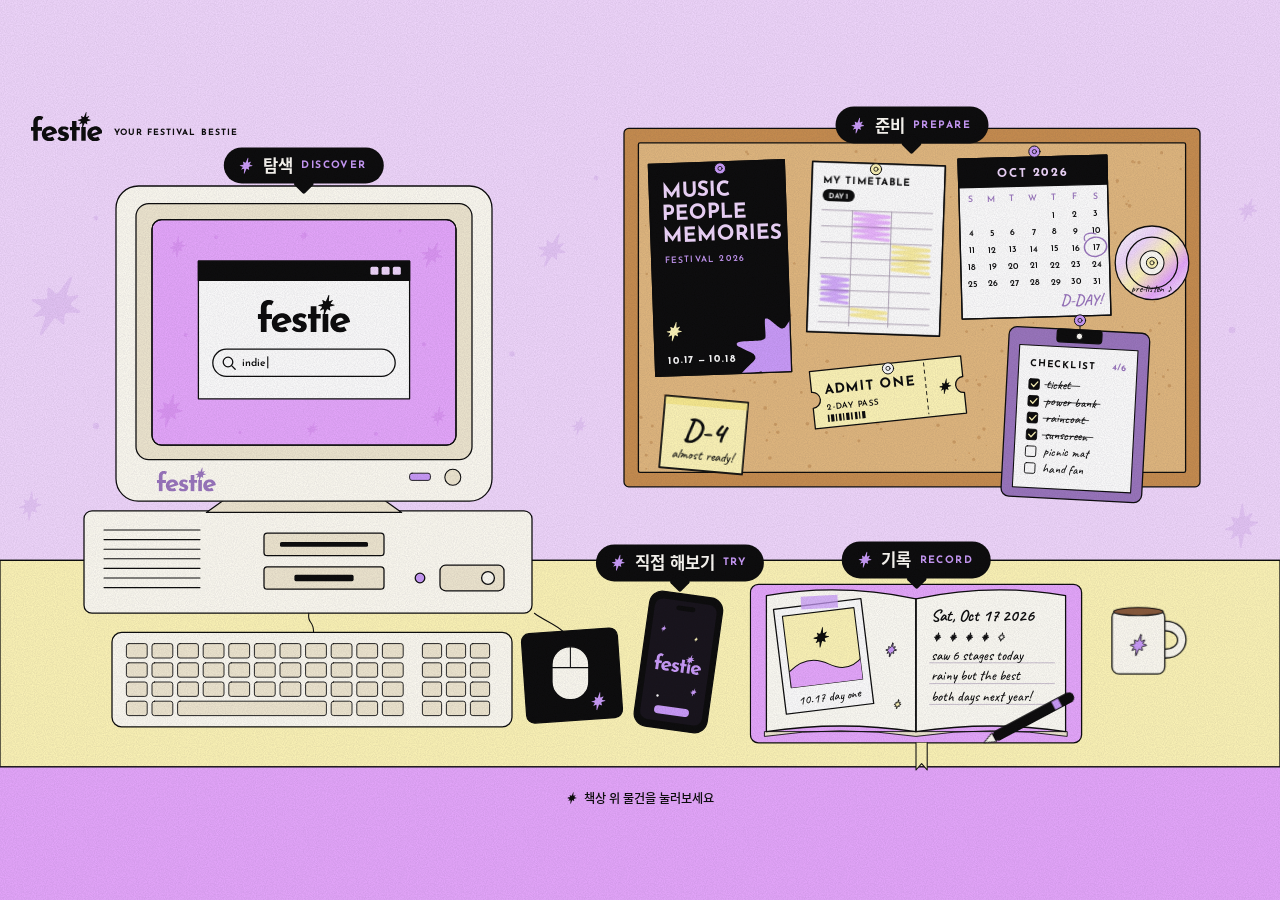
<file: festie-site/index.html>
<!doctype html>
<html lang="ko">
<head>
<meta charset="utf-8">
<meta name="viewport" content="width=device-width, initial-scale=1, viewport-fit=cover">
<title>Festie</title>
<link rel="icon" href="../festie-prototype-v12/icons/favicon.svg" type="image/svg+xml">
<link rel="stylesheet" href="fonts/fonts.css">
<style>
/* Layout: one 16:9 illustrated desk scene (1600×900 units), letterboxed on the wall colour; labels and popups are HTML on top */
:root{
  --wall:#F3D9FF; --wall-tone:#E7C7F9; --spark-light:#E8A8FF; --lemon:#FFF7B8; --lemon-deep:#FBED90;
  --ink:#0A0A0A; --paper:#FFFDF7; --cream:#FFFDF4; --beige:#F1E9D2; --violet:#CC9CFC; --violet-ink:#9B76BF;
  --cork:#E3B97F; --wood:#C98E4F;
  --f-en:"Josefin Sans","Avenir Next","Segoe UI",sans-serif;
  --f-ko:"Noto Sans KR","Apple SD Gothic Neo","Malgun Gothic",sans-serif;
  --f-hand:"Caveat","Noto Sans KR",cursive;
  --f-pixel:"Silkscreen","Courier New",monospace;
  color-scheme:light;
}
html,body{height:100%;margin:0}
[hidden]{display:none!important}
body{background:linear-gradient(to bottom,#F3D9FF 0 50%,#E8A8FF 50% 100%);color:var(--ink);font-family:var(--f-ko);overflow:hidden}
/* wider than 16:9: side bands continue wall, desk line, desk and desk front at the scene's own heights */
@media (min-aspect-ratio:16/9){body{background:linear-gradient(to bottom,#F3D9FF 0 calc(65.33% - .9px),#0A0A0A calc(65.33% - .9px) calc(65.33% + .9px),#FFF7B8 calc(65.33% + .9px) calc(94% - .9px),#0A0A0A calc(94% - .9px) calc(94% + .9px),#E8A8FF calc(94% + .9px) 100%)}}
body::after{content:"";position:fixed;inset:0;z-index:5;pointer-events:none;opacity:.9;background-image:url("data:image/svg+xml,%3Csvg xmlns='http://www.w3.org/2000/svg' width='220' height='220'%3E%3Cfilter id='n'%3E%3CfeTurbulence type='fractalNoise' baseFrequency='.9' numOctaves='2' stitchTiles='stitch'/%3E%3CfeColorMatrix values='0 0 0 0 .04 0 0 0 0 .03 0 0 0 0 .06 0 0 0 .16 0'/%3E%3C/filter%3E%3Crect width='220' height='220' filter='url(%23n)'/%3E%3C/svg%3E")}
.stage{height:100%;display:flex;align-items:center;justify-content:center}
.scene{position:relative;width:min(100%,calc(100dvh * 16 / 9));aspect-ratio:16/9;max-width:100%;container-type:inline-size;user-select:none;-webkit-user-select:none}
.scene>svg{display:block;width:100%;height:100%}
@media (max-width:700px){
  body{padding-left:max(16px,env(safe-area-inset-left,0px));padding-right:max(16px,env(safe-area-inset-right,0px))}
}
svg text{stroke:none}
.hot{cursor:pointer}
.hot:focus{outline:none}
.hot:focus-visible .lift,.hot:focus-visible .wob{outline:3px solid var(--violet-ink);outline-offset:4px}
.lift,.wob{transform-box:fill-box;transition:transform .35s cubic-bezier(.34,1.4,.64,1)}
.lift{transform-origin:50% 100%}
.wob{transform-origin:50% 0%}
.hot:hover .lift,.hot.is-hover .lift{transform:translateY(-7px)}
.hot:hover .wob,.cork-group.is-hover .wob{animation:wob .6s ease-in-out}
@keyframes wob{0%,100%{transform:rotate(0)}30%{transform:rotate(-2.4deg)}70%{transform:rotate(1.8deg)}}
.blink{animation:blink 1s steps(1) infinite}
@keyframes blink{50%{opacity:0}}
.led{animation:led 2.4s ease-in-out infinite}
@keyframes led{50%{opacity:.35}}
.twinkle{animation:tw 2.2s ease-in-out infinite;transform-box:fill-box;transform-origin:center}
@keyframes tw{0%,100%{opacity:.25;transform:scale(.7)}50%{opacity:1;transform:scale(1)}}
.steam{animation:steam 3s ease-in-out infinite;opacity:.0}
.steam.s2{animation-delay:1.1s}
@keyframes steam{0%{opacity:0;transform:translateY(8px)}40%{opacity:.8}100%{opacity:0;transform:translateY(-14px)}}
#notif{opacity:0;transform:translateY(-14px);transition:opacity .4s ease,transform .5s cubic-bezier(.34,1.4,.64,1)}
.has-push #notif{opacity:1;transform:none}
.has-push .phone-buzz{animation:buzz .5s ease-in-out 2}
@keyframes buzz{0%,100%{transform:rotate(0)}25%{transform:rotate(-2deg)}75%{transform:rotate(2deg)}}
#ring{opacity:0}
.has-push #ring{animation:ring 1.8s ease-out infinite}
@keyframes ring{0%{opacity:.9;transform:scale(1)}100%{opacity:0;transform:scale(1.18)}}
#ring{transform-box:fill-box;transform-origin:center}

/* labels on objects */
.tag{position:absolute;transform:translate(-50%,-100%);display:inline-flex;align-items:center;gap:.5em;padding:.62em 1.05em .58em .85em;border:0;border-radius:999px;background:var(--ink);color:var(--paper);font:700 clamp(11px,1.3cqw,21px)/1 var(--f-ko);cursor:pointer;white-space:nowrap;animation:bob 2.6s ease-in-out infinite;transition:background .2s,color .2s}
.tag::after{content:"";position:absolute;left:50%;bottom:-.48em;width:.9em;height:.9em;background:inherit;transform:translateX(-50%) rotate(45deg);border-radius:.12em;z-index:-1}
.tag span{font:700 .62em/1 var(--f-en);letter-spacing:.14em;color:var(--violet);padding-top:.18em}
.tag svg{width:1em;height:1em;flex:none;fill:var(--violet)}
.tag:nth-of-type(2){animation-delay:-.6s}.tag:nth-of-type(3){animation-delay:-1.2s}.tag:nth-of-type(4){animation-delay:-1.8s}
.tag:hover,.tag.is-hover,.tag:focus-visible{background:var(--violet);color:var(--ink);outline:none}
.tag:hover span,.tag.is-hover span,.tag:focus-visible span{color:var(--ink)}
.tag:hover svg,.tag.is-hover svg,.tag:focus-visible svg{fill:var(--ink)}
@keyframes bob{0%,100%{translate:0 0}50%{translate:0 -5px}}
.hint{position:absolute;left:50%;top:96.6%;transform:translate(-50%,-50%);font:500 clamp(10px,.95cqw,16px)/1 var(--f-ko);display:flex;align-items:center;gap:.5em;white-space:nowrap;pointer-events:none}
.hint svg{width:1em;height:1em;animation:tw 1.6s ease-in-out infinite}
.hud{position:absolute;left:2.4%;top:3%;display:flex;align-items:flex-end;gap:.9cqw;pointer-events:none}
.hud svg{width:clamp(48px,5.6cqw,96px);height:auto;display:block}
.hud p{margin:0 0 .35em;font:700 clamp(7px,.68cqw,11px)/1 var(--f-en);letter-spacing:.12em;text-transform:uppercase;white-space:nowrap}

/* popup window */
.modal{position:fixed;inset:0;z-index:20;display:flex;align-items:center;justify-content:center;padding:16px;padding-left:max(16px,env(safe-area-inset-left,0px));padding-right:max(16px,env(safe-area-inset-right,0px));background:rgba(10,10,10,.42)}
.win{width:min(560px,100%);max-height:calc(100dvh - 32px);display:flex;flex-direction:column;background:var(--paper);border:2.5px solid var(--ink);border-radius:14px;box-shadow:8px 8px 0 var(--ink);overflow:hidden;animation:pop .32s cubic-bezier(.34,1.35,.64,1)}
.win.wide{width:min(720px,100%)}
@keyframes pop{from{transform:translateY(16px) scale(.96);opacity:0}to{transform:none;opacity:1}}
.bar{display:flex;align-items:center;gap:10px;padding:9px 10px 9px 16px;background:var(--ink);color:var(--violet)}
.bar .file{font:400 13px/1 var(--f-pixel);letter-spacing:.06em;flex:1}
.bar .sq{width:11px;height:11px;border-radius:2px;background:var(--wall)}
.bar .x{width:28px;height:28px;border-radius:6px;border:0;background:var(--violet);color:var(--ink);font:700 16px/1 var(--f-en);cursor:pointer;display:grid;place-items:center}
.bar .x:focus-visible{outline:3px solid var(--lemon);outline-offset:2px}
.body{padding:44px 68px 46px;overflow:auto;display:flex;flex-direction:column;gap:18px}
.eyebrow{align-self:flex-start;margin:0;padding:6px 10px 4px;border:2px solid var(--ink);border-radius:999px;font:700 12px/1 var(--f-en);letter-spacing:.16em}
.body h2{margin:0;font:800 clamp(24px,3.4vw,34px)/1.22 var(--f-ko);letter-spacing:-.03em;text-wrap:balance}
.lead{margin:-4px 0 0;font:400 16.5px/1.65 var(--f-ko);color:#3a3340}
.tabs{display:flex;flex-wrap:wrap;gap:6px}
.tabs button{border:2px solid var(--ink);background:var(--paper);border-radius:999px;padding:8px 13px 7px;font:700 13.5px/1 var(--f-ko);cursor:pointer;color:var(--ink)}
.tabs button[aria-selected="true"]{background:var(--ink);color:var(--paper)}
.tabs button:focus-visible{outline:3px solid var(--violet-ink);outline-offset:2px}
.panel{border:2px solid var(--ink);border-radius:12px;padding:16px 18px;background:var(--lemon);display:flex;flex-direction:column;gap:8px}
.panel .obj{margin:0;font:700 11px/1 var(--f-en);letter-spacing:.14em;color:#5e5640}
.panel .obj b{font-family:var(--f-ko);letter-spacing:0;font-size:12px}
.panel p.t{margin:0;font:400 15px/1.65 var(--f-ko)}
.extra{margin:0;padding:14px 16px;border-radius:12px;background:var(--lemon);font:400 14.5px/1.6 var(--f-ko)}
.extra b{display:block;font-weight:700;margin-bottom:2px}
.actions{display:flex;flex-wrap:wrap;gap:10px;align-items:center}
.cta{display:inline-flex;align-items:center;gap:8px;border:2px solid var(--ink);background:var(--ink);color:var(--paper);border-radius:999px;padding:13px 20px 12px;font:700 15px/1 var(--f-ko);cursor:pointer;text-decoration:none}
.cta:hover{background:var(--violet-ink);border-color:var(--violet-ink)}
.cta.ghost{background:var(--paper);color:var(--ink)}
.cta.ghost:hover{background:var(--wall)}
.cta:focus-visible{outline:3px solid var(--violet-ink);outline-offset:3px}
/* feature popup: line-drawn phone + text */
.feat{display:grid;grid-template-columns:auto minmax(0,1fr);gap:52px;align-items:center}
.feat-text{display:flex;flex-direction:column;gap:18px;min-width:0}
.pm-wrap{display:flex;flex-direction:column;align-items:center;gap:12px;position:sticky;top:0}
.pm{box-sizing:border-box;position:relative;width:min(236px,calc((100dvh - 210px) * .43));padding:9px;border:1.6px solid var(--ink);border-radius:38px;background:var(--paper)}
.pm::before,.pm::after{content:"";position:absolute;width:5px;border:1.4px solid var(--ink);background:var(--paper);border-radius:3px}
.pm::before{right:-6.5px;top:22%;height:13%;border-left:0;border-radius:0 3px 3px 0}
.pm::after{left:-6.5px;top:17%;height:20%;border-right:0;border-radius:3px 0 0 3px;box-shadow:0 0 0 0 transparent}
.pm-screen{position:relative;border:1.3px solid var(--ink);border-radius:27px;overflow:hidden;background:#F4D9FF}
.sb{display:flex;align-items:center;justify-content:space-between;padding:9px 16px 5px 20px;background:#F4D9FF;color:var(--ink);font:700 10.5px/1 var(--f-en);transition:background .25s,color .25s}
.sb-i{display:flex;align-items:center;gap:4px}
.sb-i svg{display:block}
.pm-img{position:relative;aspect-ratio:600/1298}
.pm-screen img{position:absolute;inset:0;width:100%;height:100%;object-fit:cover;display:block;transition:opacity .25s ease}
.pm-screen img.out{opacity:0}
.pts{list-style:none;margin:0;padding:0;display:flex;flex-direction:column;gap:4px;border-top:1.5px solid var(--ink);padding-top:10px}
.pt{width:100%;display:grid;grid-template-columns:22px 1fr 16px;gap:10px;align-items:start;padding:12px 12px 12px 10px;border:1.5px solid transparent;border-radius:12px;background:transparent;text-align:left;cursor:pointer;color:var(--ink);font:inherit}
.pt:hover{background:#FAF0FF}
.pt[aria-selected="true"]{background:var(--wall);border-color:var(--ink)}
.pt:focus-visible{outline:3px solid var(--violet-ink);outline-offset:2px}
.pt svg{width:16px;height:16px;margin-top:3px;fill:var(--ink)}
.pt .arr{font:700 14px/1.4 var(--f-en);opacity:0;transition:opacity .2s}
.pt[aria-selected="true"] .arr{opacity:1}
.pt b{display:block;font:700 15px/1.4 var(--f-ko);margin-bottom:2px}
.pt span.d{display:block;font:400 14px/1.55 var(--f-ko);color:#3a3340}
.win.feature,.win.live-win{width:min(920px,100%)}
@media (max-width:700px){
  .feat{grid-template-columns:1fr;gap:20px}
  .pm-wrap{position:static}
  .pm{width:min(190px,52vw)}
}
/* live prototype phone */
.live{display:grid;grid-template-columns:auto minmax(0,1fr);gap:52px;align-items:center}
.lp{--s:.8;box-sizing:border-box;width:calc(390px * var(--s) + 20px);padding:9px;border:1.6px solid var(--ink);border-radius:calc(64px * var(--s) + 9px);background:var(--paper);position:relative}
.lp::before,.lp::after{content:"";position:absolute;width:5px;border:1.4px solid var(--ink);background:var(--paper)}
.lp::before{right:-6.5px;top:22%;height:13%;border-left:0;border-radius:0 3px 3px 0}
.lp::after{left:-6.5px;top:17%;height:20%;border-right:0;border-radius:3px 0 0 3px}
.lp-screen{border:1.3px solid var(--ink);border-radius:calc(64px * var(--s));overflow:hidden;background:#0A0A0A}
.lp .sb{padding:calc(14px * var(--s)) calc(26px * var(--s)) calc(6px * var(--s)) calc(34px * var(--s));font-size:calc(15px * var(--s))}
.lp-view{position:relative;width:calc(390px * var(--s));height:calc(844px * var(--s));overflow:hidden}
.lp-view iframe{position:absolute;left:0;top:0;width:390px;height:844px;border:0;transform:scale(var(--s));transform-origin:0 0;background:#0A0A0A}
.live-text{display:flex;flex-direction:column;gap:18px;min-width:0}
.live-text .tip{margin:0;display:flex;gap:8px;align-items:center;font:500 14.5px/1.5 var(--f-ko);padding:10px 14px;border-radius:10px;background:var(--wall);align-self:flex-start}
.live-text .tip svg{width:14px;height:14px;fill:var(--ink);flex:none}
.qr img{width:100%;height:100%;display:block;image-rendering:pixelated}

@media (max-width:760px){.live{grid-template-columns:1fr;gap:24px}.lp{justify-self:center}}
/* try popup */
.try{display:grid;grid-template-columns:auto minmax(0,1fr);gap:44px;align-items:center}
.mock{box-sizing:border-box;width:218px;aspect-ratio:9/18.5;border:1.6px solid var(--ink);border-radius:38px;background:var(--paper);padding:9px}
.mock-screen{position:relative;height:100%;box-sizing:border-box;border:1.3px solid var(--ink);border-radius:27px;background:#120E16;overflow:hidden;display:flex;flex-direction:column;align-items:center;justify-content:center;gap:10px}
.mock-screen svg.logo{width:110px;fill:var(--violet);position:relative;z-index:1;margin-top:30px}
.mock-screen p{position:relative;z-index:1;margin:0;color:#e9dcf2;font:400 11px/1.4 var(--f-ko);text-align:center}
.mock-screen .go{position:absolute;bottom:22px;left:16px;right:16px;padding:11px 0 10px;border-radius:999px;background:var(--violet);color:var(--ink);font:700 12px/1 var(--f-ko);text-align:center}
.conf{position:absolute;inset:0}
.conf i{position:absolute;width:9px;height:9px;background:var(--violet);clip-path:polygon(50% 0,62% 38%,100% 50%,62% 62%,50% 100%,38% 62%,0 50%,38% 38%);animation:fall 5s linear infinite}
.conf i:nth-child(3n){background:var(--lemon);width:6px;height:6px}
.conf i:nth-child(4n){border-radius:50%;clip-path:none;width:4px;height:4px;background:#fff}
@keyframes fall{from{transform:translateY(-30px) rotate(0)}to{transform:translateY(420px) rotate(220deg)}}
.from{align-self:flex-start;margin:0;padding:8px 12px;border-radius:10px;background:var(--wall);font:500 13.5px/1.4 var(--f-ko)}
.qrrow{display:flex;gap:14px;align-items:center}
.qr{width:96px;height:96px;padding:6px;border:2px solid var(--ink);border-radius:10px;background:#fff;flex:none}
.qr img,.qr canvas{width:100%!important;height:100%!important;display:block;image-rendering:pixelated}
.qrrow p{margin:0;font:400 14px/1.55 var(--f-ko);color:#3a3340}
.qrrow code{display:block;margin-top:4px;font:400 11px/1.4 var(--f-pixel);color:#6b6075;word-break:break-all}
@media (max-width:620px){
  .try{grid-template-columns:1fr;gap:28px}
  .mock{width:170px;justify-self:center}
  .body{padding:22px 20px 22px}
}
@media (prefers-reduced-motion:reduce){
  *,*::before,*::after{animation:none!important;transition:none!important}
  .steam{opacity:.6}
}
</style>
</head>
<body>


<div class="stage">
<div class="scene" id="scene">
<svg viewBox="0 0 1600 900" xmlns="http://www.w3.org/2000/svg" role="img" aria-label="페스티벌 준비 중인 책상: 레트로 컴퓨터, 코르크보드, 펼친 다이어리, 핸드폰" stroke="#0A0A0A" stroke-width="1.6" stroke-linejoin="round" stroke-linecap="round">
<defs>
  <path id="sym" vector-effect="non-scaling-stroke" d="M1.24 -5.00C1.20 -5.01 1.16 -5.00 1.12 -4.97C1.08 -4.93 1.18 -5.23 0.98 -4.78C0.79 -4.34 0.16 -2.77 -0.06 -2.30C-0.27 -1.83 -0.23 -2.03 -0.29 -1.96C-0.35 -1.90 -0.34 -1.92 -0.40 -1.91C-0.46 -1.91 -0.46 -1.86 -0.65 -1.95C-0.85 -2.04 -1.36 -2.36 -1.56 -2.45C-1.77 -2.54 -1.80 -2.52 -1.87 -2.49C-1.93 -2.46 -1.97 -2.49 -1.93 -2.25C-1.90 -2.00 -1.69 -1.28 -1.66 -1.03C-1.63 -0.79 -1.66 -0.86 -1.74 -0.79C-1.81 -0.71 -1.79 -0.68 -2.11 -0.58C-2.42 -0.49 -3.34 -0.31 -3.64 -0.22C-3.94 -0.12 -3.87 -0.07 -3.91 -0.02C-3.94 0.04 -3.89 0.08 -3.86 0.11C-3.83 0.15 -3.95 0.13 -3.73 0.21C-3.50 0.28 -2.77 0.47 -2.53 0.55C-2.30 0.63 -2.37 0.62 -2.31 0.67C-2.26 0.71 -2.21 0.74 -2.20 0.82C-2.19 0.90 -2.11 0.90 -2.25 1.15C-2.40 1.39 -2.93 2.09 -3.05 2.31C-3.18 2.52 -3.07 2.42 -3.01 2.43C-2.94 2.45 -2.90 2.48 -2.67 2.40C-2.44 2.32 -1.82 2.03 -1.61 1.96C-1.40 1.89 -1.47 1.95 -1.41 1.98C-1.36 2.01 -1.31 2.02 -1.27 2.12C-1.24 2.21 -1.20 2.11 -1.22 2.54C-1.24 2.96 -1.37 4.28 -1.40 4.68C-1.42 5.07 -1.39 4.85 -1.37 4.90C-1.35 4.95 -1.31 4.98 -1.27 4.99C-1.24 5.00 -1.20 5.02 -1.15 4.98C-1.10 4.94 -1.17 5.20 -0.98 4.76C-0.78 4.32 -0.17 2.78 0.03 2.31C0.24 1.85 0.16 2.05 0.25 1.99C0.34 1.92 0.33 1.84 0.56 1.92C0.78 2.00 1.38 2.37 1.60 2.46C1.82 2.56 1.81 2.52 1.87 2.49C1.92 2.45 1.96 2.50 1.92 2.27C1.88 2.04 1.68 1.33 1.65 1.08C1.62 0.83 1.68 0.85 1.74 0.77C1.79 0.69 1.65 0.72 1.97 0.62C2.30 0.52 3.38 0.29 3.70 0.19C4.02 0.09 3.88 0.06 3.90 0.01C3.93 -0.04 3.88 -0.08 3.85 -0.12C3.82 -0.16 3.93 -0.15 3.70 -0.22C3.48 -0.30 2.73 -0.49 2.49 -0.57C2.25 -0.65 2.33 -0.64 2.28 -0.69C2.23 -0.73 2.18 -0.76 2.17 -0.83C2.17 -0.91 2.11 -0.93 2.25 -1.15C2.38 -1.37 2.85 -1.97 2.99 -2.17C3.12 -2.36 3.04 -2.27 3.04 -2.31C3.05 -2.36 3.06 -2.41 3.01 -2.43C2.96 -2.45 2.98 -2.50 2.75 -2.43C2.51 -2.35 1.82 -2.04 1.60 -1.97C1.38 -1.90 1.46 -1.97 1.40 -1.99C1.35 -2.01 1.30 -2.03 1.27 -2.11C1.23 -2.19 1.19 -2.03 1.21 -2.46C1.23 -2.89 1.36 -4.30 1.39 -4.70C1.41 -5.11 1.39 -4.83 1.37 -4.88C1.34 -4.93 1.28 -4.99 1.24 -5.00Z"/>
  <symbol id="logo" viewBox="0 0 242.3 98.7"><path d="M22.9,63.8v33.7H7.9v-33.7H0v-13.2h7.9v-17c.1-8.4,4.4-16.2,12.6-18.9,4.9-1.6,9.9-1.5,14.8-.2,2.3.6,4.5,1.4,6.4,2.9l-6.3,10.8c-.7-1-1.6-1.5-2.6-1.9-3.9-1.4-8.1.2-9.3,4.2-.4,1.2-.5,2.4-.6,3.7v16.3h14.1v13.2h-14.1,0Z"></path><path d="M233.3,94c-2.9,1.7-5.9,2.8-9.1,3.7s-6.1,1.2-9.3,1c-3-.2-5.9-.6-8.8-1.6-7.7-2.6-13-8.6-14.9-16.4-.8-3.2-1-6.3-.7-9.6.8-7.9,5.5-14.5,12.3-18.6,3.2-1.9,6.6-3.2,10.4-3.7,7.7-1,15.5.5,21.2,6,4.6,4.3,6.8,10.1,7.9,16.3l-34.2,10.9c1.3,1.5,2.9,2.5,4.7,3.2,5.1,1.7,9.4.4,13.9-2.3l6.6,11.1h0ZM225.7,66.8c-.8-2.3-2.2-4.1-4.1-5.4-1.5-.9-3.1-1.2-4.8-1.2-2.6-.1-5.1.5-7.1,2-3.7,2.8-4.6,7.1-4.5,11.5l20.5-6.9h0Z"></path><path d="M72.9,82.9l6.6,11.1c-2.9,1.7-5.9,2.8-9.1,3.7s-6.4,1.2-9.7.9-6.8-.8-10-2.2c-6-2.5-10.5-7.3-12.6-13.5-1.1-3.3-1.5-6.7-1.5-10.2.2-8.8,5.3-16.3,12.9-20.6,2.8-1.6,5.6-2.7,8.8-3.2,3.9-.7,7.7-.6,11.6.2,4.2.9,7.9,2.9,11,6,4.4,4.3,6.6,10,7.7,16.1l-34.2,10.9c1.1,1.3,2.4,2.2,3.9,2.9,2.9,1.2,6.1,1.4,9.2.5,1.9-.6,3.6-1.4,5.5-2.5h0ZM72,66.8c-.8-2.2-2.2-4.2-4.2-5.4-1.5-1-3.2-1.2-5-1.2-2.9,0-5.6.8-7.8,2.7-3,2.8-3.8,6.7-3.6,10.8l20.5-6.9Z"></path><path d="M185.1,97.4h-15v-46.7h2.6s.8-10.8.8-10.8c0-1.1-.9-1.8-2-1.8l-7.4,3.2c-.2,0-.6-.1-.8-.3s-.2-.6-.1-.8l4.9-6.7c.6-.8.4-2.2-.7-2.5l-8-2.4c-.5-.1-.8-.5-.9-.9,0-.5.2-.9.8-1.1l10.6-2.7c.8-.2,1.3-1.2,1.1-2l-1.8-7.7c0-.3.3-.6.6-.7.3-.1.6,0,.9.2l5.8,3.2c.8.5,1.8.4,2.4-.4l6.7-15.9c.3-.6.7-.9,1.3-.7.7.2.7.7.7,1.4l-1.1,13.7c0,.7.2,1.2.7,1.6.5.4,1.1.4,1.8.2l6.6-2.9c.4-.1.7-.1,1,.1.2.1.4.7.2.9l-4.8,6.5c-.3.5-.5,1-.3,1.5.1.4.5,1,.9,1.1l8,2.3c.6.2.9.5.9,1.1,0,.6-.5.8-1,1l-9.9,2.5c-.9.2-1.9.9-1.7,1.9l1.7,7.6c0,.4,0,.8-.3.9-.3.2-.7,0-1,0l-5.9-3.2c-.5-.3-1-.4-1.5-.2-.4.2-.9.5-1.1,1.1l-4.9,11.7h9v46.7h0Z"></path><path d="M113.9,97.9c-8.8,1.6-18.5-.5-24.8-7.2l6.2-8.2c1.5,1.3,2.9,2.5,4.5,3.5,1.9,1.2,3.9,1.9,6.1,2.2,2.2.2,5.6,0,6.9-1.7,1.2-1.4.8-3.6-.7-4.7-.9-.7-1.8-1.2-2.8-1.5l-5.4-1.7c-1.7-.5-3.3-1.1-4.8-1.9-1.5-.8-2.8-1.7-3.9-2.9-3.7-4-4.7-9.8-2.7-14.9.9-2.3,2.2-4.3,4.2-5.9,3.3-2.8,6.7-3.9,11-4.2,7.4-.3,14,.5,20,5l-5.7,8.8c-1.6-1.2-3.2-2.1-4.9-2.8-1.8-.8-3.7-1.3-5.7-1.1-1.5,0-2.8.6-3.9,1.7-1.5,1.5-1.1,4,.6,5.1,1.1.8,2.4,1.3,3.7,1.7,2.6.7,5.1,1.4,7.6,2.4,1.7.7,3.1,1.5,4.5,2.6,2.2,1.8,3.7,4.2,4.3,7,1,5-.6,10.3-4.2,13.9-2.7,2.7-6.2,4.3-9.9,5h0Z"></path><polygon points="153.8 97.4 138.8 97.4 138.8 62.1 131.6 62.1 131.6 50.5 138.8 50.5 138.8 30.2 153.8 30.2 153.8 50.5 165.1 50.5 165.1 62.1 153.8 62.1 153.8 97.4"></polygon></symbol>
  <clipPath id="clipPoster"><rect x="815" y="90" width="170" height="265"/></clipPath>
  <clipPath id="clipWin"><rect x="214" y="156" width="332" height="208"/></clipPath>
  <clipPath id="clipScreen"><rect x="190" y="106" width="380" height="282" rx="12"/></clipPath>
  <clipPath id="clipPhoto"><rect x="985" y="652" width="90" height="90"/></clipPath>
  <linearGradient id="cdg" x1="0" y1="0" x2="1" y2="1">
    <stop offset="0" stop-color="#FFFFFF"/><stop offset=".3" stop-color="#F3D9FF"/><stop offset=".5" stop-color="#FFF7B8"/><stop offset=".72" stop-color="#E8A8FF"/><stop offset="1" stop-color="#FFFFFF"/>
  </linearGradient>
  <filter id="grain" x="0" y="0" width="100%" height="100%">
    <feTurbulence type="fractalNoise" baseFrequency=".9" numOctaves="2" stitchTiles="stitch" result="n"/>
    <feColorMatrix in="n" type="matrix" values="0 0 0 0 0.04  0 0 0 0 0.03  0 0 0 0 0.06  0 0 0 .16 0"/>
  </filter>
</defs>

<!-- WALL -->
<rect x="0" y="0" width="1600" height="590" fill="#F3D9FF" stroke="none"/>
<g fill="#E7C7F9" stroke="none">
  <use href="#sym" transform="translate(70 270) rotate(14) scale(8)"/>
  <use href="#sym" transform="translate(38 520) rotate(-8) scale(3.6)"/>
  <use href="#sym" transform="translate(690 200) rotate(10) scale(4.4)"/>
  <use href="#sym" transform="translate(724 420) scale(2.4)"/>
  <use href="#sym" transform="translate(655 535) scale(1.8)"/>
  <use href="#sym" transform="translate(1552 545) rotate(-12) scale(5.4)"/>
  <use href="#sym" transform="translate(1560 150) rotate(6) scale(3)"/>
  <circle cx="120" cy="420" r="4"/><circle cx="640" cy="330" r="3.5"/><circle cx="1540" cy="300" r="4"/><circle cx="120" cy="160" r="3"/><circle cx="745" cy="110" r="3"/>
</g>


<!-- DESK -->
<rect x="0" y="588" width="1600" height="258" fill="#FFF7B8"/>
<rect x="-4" y="846" width="1608" height="60" fill="#E8A8FF"/>
<path d="M0 588 H1600" fill="none"/>


<!-- ============ DISCOVER: retro computer ============ -->
<g class="hot" data-open="discover" id="obj-discover" aria-hidden="true" transform="translate(0 56)">
<g class="lift">
  <!-- case -->
  <rect x="105" y="470" width="560" height="128" rx="10" fill="#FFFDF4"/>
  <g fill="none" stroke-width="1.32"><path d="M130 494H250M130 506H250M130 518H250M130 530H250M130 542H250M130 554H250M130 566H250"/></g>
  <rect x="330" y="498" width="150" height="28" rx="4" fill="#F1E9D2"/>
  <rect x="350" y="509" width="110" height="6" rx="2" fill="#0A0A0A" stroke="none"/>
  <rect x="330" y="540" width="150" height="28" rx="4" fill="#F1E9D2"/>
  <rect x="368" y="550" width="74" height="8" rx="2" fill="#0A0A0A" stroke="none"/>
  <rect x="550" y="538" width="80" height="32" rx="7" fill="#F1E9D2"/>
  <circle cx="610" cy="554" r="8" fill="#FFFDF4"/>
  <circle class="led" cx="525" cy="554" r="6" fill="#CC9CFC"/>
  <!-- stand -->
  <path d="M286 452 H474 L502 472 H258 Z" fill="#F1E9D2"/>
  <!-- monitor -->
  <rect x="145" y="64" width="470" height="394" rx="28" fill="#FFFDF4"/>
  <rect x="170" y="86" width="420" height="320" rx="16" fill="#F1E9D2"/>
  <rect x="190" y="106" width="380" height="282" rx="12" fill="#E8A8FF"/>
  <g clip-path="url(#clipScreen)">
    <g fill="#DE97F7" stroke="none">
      <use href="#sym" transform="translate(222 140) rotate(-10) scale(2.6)"/>
      <use href="#sym" transform="translate(540 150) rotate(12) scale(3.4)"/>
      <use href="#sym" transform="translate(212 345) scale(4.2)"/>
      <use href="#sym" transform="translate(548 352) rotate(-8) scale(2.4)"/>
      <use href="#sym" transform="translate(380 126) scale(1.4)"/>
      <use href="#sym" transform="translate(390 368) rotate(6) scale(1.8)"/>
      <circle cx="270" cy="128" r="2.4"/><circle cx="500" cy="120" r="2"/><circle cx="232" cy="250" r="2.4"/><circle cx="530" cy="262" r="2.6"/><circle cx="300" cy="372" r="2"/><circle cx="470" cy="374" r="2.4"/>
    </g>
    <rect x="248" y="158" width="264" height="172" fill="#FFFFFF"/>
    <rect x="248" y="158" width="264" height="24" fill="#0A0A0A"/>
    <g fill="#F3D9FF" stroke="none"><rect x="463" y="165" width="10" height="10" rx="2"/><rect x="477" y="165" width="10" height="10" rx="2"/><rect x="491" y="165" width="10" height="10" rx="2"/></g>
    <use href="#logo" x="322" y="200" width="116" height="47" fill="#0A0A0A" stroke="none"/>
    <rect x="266" y="268" width="228" height="34" rx="17" fill="#FFFFFF"/>
    <circle cx="285" cy="284" r="6" fill="none"/><path d="M289.5 288.5 L294 293" fill="none"/>
    <text id="typed" x="302" y="289.5" font-family="Josefin Sans, sans-serif" font-weight="600" font-size="13" fill="#0A0A0A"></text>
    <rect id="caret" class="blink" x="302" y="277" width="1.4" height="15" fill="#0A0A0A" stroke="none"/>
  </g>
  <rect x="190" y="106" width="380" height="282" rx="12" fill="none"/>
  <use href="#logo" x="196" y="416" width="74" height="30" fill="#9B76BF" stroke="none"/>
  <rect class="led" x="512" y="423" width="26" height="9" rx="3" fill="#CC9CFC" stroke-width="1.1"/>
  <circle cx="566" cy="428" r="10" fill="#F1E9D2" stroke-width="1.32"/>
</g>
  <!-- keyboard -->
<g class="lift">
  <path d="M392 622 C392 606 384 612 386 598" fill="none" stroke-width="1.32"/>
  <rect x="140" y="622" width="500" height="118" rx="12" fill="#FFFDF4"/>
  <g id="keys" fill="#F1E9D2" stroke-width="1.1"></g>
</g>
</g>

<!-- mouse pad + mouse -->
<g transform="translate(0 46)">
  <rect x="655" y="630" width="120" height="112" rx="10" fill="#0A0A0A" transform="rotate(-4 715 686)"/>
  <use href="#sym" transform="translate(748 718) rotate(-4) scale(2.2)" fill="#CC9CFC" stroke="none"/>
  <path d="M712 652 C712 626 690 624 668 608" fill="none" stroke-width="1.32"/>
  <rect x="690" y="650" width="46" height="66" rx="22" fill="#FFFDF4"/>
  <path d="M690 676 H736 M713 650 V676" fill="none" stroke-width="1.32"/>
</g>

<!-- ============ PREPARE: cork board ============ -->
<g class="cork-group" id="obj-prepare">
  <rect x="780" y="48" width="720" height="448" rx="6" fill="#C98E4F"/>
  <rect x="798" y="66" width="684" height="412" rx="2" fill="#E3B97F"/>
  <g id="speckles" fill="#C08A50" stroke="none" opacity=".55"></g>

  <!-- poster -->
  <g transform="rotate(-2 900 222)"><g class="hot" data-open="prepare" data-tab="timetable" tabindex="0" role="button" aria-label="공연 포스터: 준비 · 타임테이블"><g class="wob">
    <rect x="815" y="90" width="170" height="265" fill="#0A0A0A"/>
    <g clip-path="url(#clipPoster)">
      <use href="#sym" transform="translate(975 330) rotate(12) scale(15)" fill="#CC9CFC" stroke="none"/>
      <use href="#sym" transform="translate(840 300) scale(2.4)" fill="#FFF7B8" stroke="none"/>
    </g>
    <g font-family="Josefin Sans, sans-serif" font-weight="700" font-size="26" fill="#F3D9FF">
      <text x="830" y="132">MUSIC</text><text x="830" y="160">PEOPLE</text><text x="830" y="188">MEMORIES</text>
    </g>
    <text x="831" y="214" font-family="Josefin Sans, sans-serif" font-weight="600" font-size="11" letter-spacing="1.5" fill="#CC9CFC">FESTIVAL 2026</text>
    <text x="831" y="340" font-family="Josefin Sans, sans-serif" font-weight="700" font-size="13" letter-spacing="1" fill="#FFFFFF">10.17 — 10.18</text>
    <rect x="815" y="90" width="170" height="265" fill="none"/>
  </g></g></g>
  <g><circle cx="900" cy="98" r="7" fill="#CC9CFC" stroke-width="1.2"/><circle cx="900" cy="98" r="2.6" fill="#CC9CFC" stroke-width="1"/></g>

  <!-- timetable printout -->
  <g transform="rotate(2 1095 200)"><g class="hot" data-open="prepare" data-tab="timetable" tabindex="0" role="button" aria-label="타임테이블 출력물: 준비 · 타임테이블"><g class="wob">
    <rect x="1012" y="92" width="166" height="213" fill="#FFFFFF"/>
    <text x="1026" y="118" font-family="Josefin Sans, sans-serif" font-weight="700" font-size="12.5" letter-spacing="1.4" fill="#0A0A0A">MY TIMETABLE</text>
    <rect x="1026" y="126" width="40" height="15" rx="7.5" fill="#0A0A0A" stroke="none"/>
    <text x="1046" y="137" text-anchor="middle" font-family="Josefin Sans, sans-serif" font-weight="700" font-size="9" fill="#FFFFFF">DAY 1</text>
    
    <g fill="none" stroke-width="0.9" stroke="#9a8aa2">
      <path d="M1026 152 H1164 M1026 172 H1164 M1026 192 H1164 M1026 212 H1164 M1026 232 H1164 M1026 252 H1164 M1026 272 H1164 M1026 292 H1164"/>
      <path d="M1064 152 V296 M1113 152 V296"/>
    </g>
    <g fill="none" stroke-width="4.2" stroke-linecap="round" stroke-linejoin="round" opacity=".85" style="mix-blend-mode:multiply"><path d="M1067.0 155.0 L1110.0 158.6 L1067.0 162.2 L1110.0 165.8 L1067.0 169.4 L1110.0 173.0 L1067.0 176.6 L1110.0 180.2 L1067.0 183.8 L1110.0 187.4" stroke="#E8A8FF"/><path d="M1116.0 195.0 L1161.0 198.6 L1116.0 202.2 L1161.0 205.8 L1116.0 209.4 L1161.0 213.0 L1116.0 216.6 L1161.0 220.2 L1116.0 223.8 L1161.0 227.4" stroke="#FBED90"/><path d="M1029.0 235.0 L1061.0 238.6 L1029.0 242.2 L1061.0 245.8 L1029.0 249.4 L1061.0 253.0 L1029.0 256.6 L1061.0 260.2 L1029.0 263.8 L1061.0 267.4" stroke="#CC9CFC"/><path d="M1067.0 275.0 L1110.0 278.6 L1067.0 282.2 L1110.0 285.8" stroke="#FBED90"/></g>
    <rect x="1012" y="92" width="166" height="213" fill="none"/>
  </g></g></g>
  <g><circle cx="1095" cy="99" r="7" fill="#FFF7B8" stroke-width="1.2"/><circle cx="1095" cy="99" r="2.6" fill="#FFF7B8" stroke-width="1"/></g>

  <!-- calendar -->
  <g transform="rotate(-1.5 1292 180)"><g class="hot" data-open="prepare" data-tab="today" tabindex="0" role="button" aria-label="달력: 준비 · 공연 당일"><g class="wob">
    <rect x="1200" y="84" width="186" height="200" fill="#FFFFFF"/>
    <rect x="1200" y="84" width="186" height="36" fill="#0A0A0A"/>
    <text x="1293" y="108" text-anchor="middle" font-family="Josefin Sans, sans-serif" font-weight="700" font-size="15" letter-spacing="2" fill="#F3D9FF">OCT 2026</text>
    <g id="cal" font-family="Josefin Sans, sans-serif" font-weight="600" font-size="11" text-anchor="middle" fill="#0A0A0A"></g>
    <ellipse cx="1369" cy="198" rx="14" ry="12" fill="none" stroke="#9B76BF" stroke-width="1.76" transform="rotate(-8 1369 198)"/>
    <path d="M1356 190 C1352 182 1362 179 1370 182" fill="none" stroke="#9B76BF" stroke-width="1.43"/>
    <text x="1350" y="270" text-anchor="middle" font-family="Caveat, cursive" font-weight="700" font-size="19" fill="#9B76BF">D-DAY!</text>
    <rect x="1200" y="84" width="186" height="200" fill="none"/>
  </g></g></g>
  <g><circle cx="1293" cy="77" r="7" fill="#CC9CFC" stroke-width="1.2"/><circle cx="1293" cy="77" r="2.6" fill="#CC9CFC" stroke-width="1"/></g>

  <!-- CD -->
  <g class="hot" data-open="prepare" data-tab="playlist" tabindex="0" role="button" aria-label="CD: 준비 · 플레이리스트"><g class="wob" style="transform-origin:50% 50%">
    <circle cx="1440" cy="216" r="46" fill="url(#cdg)"/>
    <circle cx="1440" cy="216" r="32" fill="none"/>
    
    <circle cx="1440" cy="216" r="15" fill="#FFFDF7" stroke-width="1.32"/>
    <circle cx="1440" cy="216" r="5" fill="#E3B97F" stroke-width="1.1"/>
    <text x="1440" y="252" text-anchor="middle" font-family="Caveat, cursive" font-size="13" fill="#0A0A0A">pre-listen ♪</text>
  </g></g>
  <g><circle cx="1440" cy="216" r="7" fill="#FFF7B8" stroke-width="1.2"/><circle cx="1440" cy="216" r="2.6" fill="#FFF7B8" stroke-width="1"/></g>

  <!-- sticky note -->
  <g transform="rotate(5 878 428)"><g class="hot" data-open="prepare" data-tab="today" tabindex="0" role="button" aria-label="메모: 준비 · 공연 당일"><g class="wob">
    <rect x="828" y="386" width="104" height="90" fill="#FFF7B8"/>
    <path d="M828 386 H932 V396 H828 Z" fill="#FBED90" stroke="none"/>
    <text x="880" y="438" text-anchor="middle" font-family="Caveat, cursive" font-weight="700" font-size="38" fill="#0A0A0A">D-4</text>
    <text x="880" y="462" text-anchor="middle" font-family="Caveat, cursive" font-size="17" fill="#0A0A0A">almost ready!</text>
    <rect x="828" y="386" width="104" height="90" fill="none"/>
  </g></g></g>

  <!-- ticket -->
  <g transform="rotate(-6 1110 378)"><g class="hot" data-open="prepare" data-tab="ticket" tabindex="0" role="button" aria-label="티켓: 준비 · 티켓"><g class="wob">
    <path d="M1015 342 H1205 V368 A10 10 0 0 0 1205 388 V414 H1015 V388 A10 10 0 0 0 1015 368 Z" fill="#FFF7B8"/>
    <path d="M1158 346 V410" fill="none" stroke-width="1.1" stroke-dasharray="4 5"/>
    <text x="1032" y="372" font-family="Josefin Sans, sans-serif" font-weight="700" font-size="17" letter-spacing="1.2" fill="#0A0A0A">ADMIT ONE</text>
    <text x="1032" y="392" font-family="Josefin Sans, sans-serif" font-weight="600" font-size="10.5" letter-spacing=".6" fill="#0A0A0A">2-DAY PASS</text>
    <g fill="#0A0A0A" stroke="none"><rect x="1032" y="398" width="2" height="9"/><rect x="1036" y="398" width="4" height="9"/><rect x="1042" y="398" width="1.5" height="9"/><rect x="1046" y="398" width="3" height="9"/><rect x="1051" y="398" width="1.5" height="9"/><rect x="1055" y="398" width="4" height="9"/><rect x="1061" y="398" width="2" height="9"/><rect x="1066" y="398" width="3" height="9"/><rect x="1071" y="398" width="1.5" height="9"/><rect x="1075" y="398" width="4" height="9"/></g>
    <use href="#sym" transform="translate(1182 378) scale(1.9)" fill="#0A0A0A" stroke="none"/>
  </g></g></g>
  <g><circle cx="1110" cy="348" r="7" fill="#FFFFFF" stroke-width="1.2"/><circle cx="1110" cy="348" r="2.6" fill="#FFFFFF" stroke-width="1"/></g>

  <!-- clipboard checklist -->
  <path d="M1350 290 L1350 303" fill="none" stroke-width="1.2"/>
  <g transform="rotate(3 1350 296)"><g class="hot" data-open="prepare" data-tab="check" tabindex="0" role="button" aria-label="체크리스트 클립보드: 준비 · 체크리스트"><g class="wob">
    <rect x="1262" y="300" width="176" height="212" rx="10" fill="#9B76BF"/>
    <rect x="1276" y="322" width="148" height="178" fill="#FFFFFF" stroke-width="1.32"/>
    <text x="1290" y="348" font-family="Josefin Sans, sans-serif" font-weight="700" font-size="12" letter-spacing="1.4" fill="#0A0A0A">CHECKLIST</text>
    <text x="1410" y="348" text-anchor="end" font-family="Josefin Sans, sans-serif" font-weight="700" font-size="11" fill="#9B76BF">4/6</text>
    <g id="checks"></g>
    <rect x="1322" y="300" width="56" height="16" rx="4" fill="#0A0A0A"/>
    <circle cx="1350" cy="308" r="4" fill="#FFFDF7" stroke-width="1.1"/>
  </g></g></g>
  <g><circle cx="1350" cy="288" r="7" fill="#CC9CFC" stroke-width="1.2"/><circle cx="1350" cy="288" r="2.6" fill="#CC9CFC" stroke-width="1"/></g>
</g>

<!-- ============ RECORD: open diary ============ -->
<g class="hot" data-open="record" id="obj-record" aria-hidden="true"><g class="lift">
  <rect x="938" y="618" width="414" height="198" rx="10" fill="#E8A8FF"/>
  <path d="M1145 816 V850 L1152 842 L1159 850 V816" fill="#FFF7B8" stroke-width="1.32"/>
  <path d="M956 808 Q1050 794 1145 808 Q1240 794 1334 808 L1334 802 L956 802 Z" fill="#F1E9D2" stroke-width="1.1"/>
  <path d="M958 632 Q1050 616 1145 636 L1145 802 Q1050 788 958 802 Z" fill="#FFFEF7"/>
  <path d="M1145 636 Q1240 616 1332 632 L1332 802 Q1240 788 1145 802 Z" fill="#FFFEF7"/>
  <path d="M1145 636 V802" fill="none"/>
  <!-- polaroid -->
  <g transform="rotate(-7 1030 712)">
    <rect x="975" y="642" width="110" height="132" fill="#FFFFFF"/>
    <rect x="985" y="652" width="90" height="90" fill="#FFF7B8" stroke-width="1.32"/>
    <g clip-path="url(#clipPhoto)">
      <path d="M985 722 Q1010 702 1035 718 T1080 712 V745 H985 Z" fill="#E8A8FF" stroke-width="1.32"/>
      <use href="#sym" transform="translate(1030 684) scale(2.5)" fill="#0A0A0A" stroke="none"/>
    </g>
    <text x="992" y="764" font-family="Caveat, cursive" font-size="16" fill="#0A0A0A">10.17 day one</text>
    <rect x="1010" y="632" width="46" height="16" fill="#CC9CFC" opacity=".75" stroke="none" transform="rotate(4 1033 640)"/>
  </g>
  <use href="#sym" transform="translate(1114 700) scale(1.7)" fill="#CC9CFC" stroke-width="0.9"/>
  <use href="#sym" transform="translate(1122 768) scale(1.1)" fill="#FFF7B8" stroke-width="0.9"/>
  <!-- right page -->
  <text x="1164" y="664" font-family="Caveat, cursive" font-weight="700" font-size="21" fill="#0A0A0A">Sat, Oct 17 2026</text>
  <g stroke-width="0.9">
    <use href="#sym" transform="translate(1172 684) scale(1)" fill="#0A0A0A"/>
    <use href="#sym" transform="translate(1192 684) scale(1)" fill="#0A0A0A"/>
    <use href="#sym" transform="translate(1212 684) scale(1)" fill="#0A0A0A"/>
    <use href="#sym" transform="translate(1232 684) scale(1)" fill="#0A0A0A"/>
    <use href="#sym" transform="translate(1252 684) scale(1)" fill="#FFFEF7"/>
  </g>
  <g fill="none" stroke-width="0.9" stroke="#b9aac2"><path d="M1162 716 H1318 M1162 742 H1318 M1162 768 H1318"/></g>
  <g font-family="Caveat, cursive" font-size="18" fill="#0A0A0A">
    <text x="1164" y="712">saw 6 stages today</text>
    <text x="1164" y="738">rainy but the best</text>
    <text x="1164" y="764">both days next year!</text>
  </g>
  <g transform="rotate(-28 1290 784)">
    <rect x="1236" y="778" width="112" height="12" rx="6" fill="#0A0A0A"/>
    <path d="M1236 778 L1222 784 L1236 790 Z" fill="#FFFDF4" stroke-width="1.1"/>
    <rect x="1320" y="778" width="10" height="12" fill="#CC9CFC" stroke-width="1.1"/>
  </g>
</g></g>

<!-- mug -->
<g>
  <path class="steam" d="M1412 640 C1404 628 1420 620 1412 606" fill="none" stroke="#9B76BF" stroke-width="1.32"/>
  <path class="steam s2" d="M1432 640 C1424 628 1440 620 1432 606" fill="none" stroke="#9B76BF" stroke-width="1.32"/>
  <path d="M1454 664 C1492 662 1492 712 1454 710 L1454 699 C1478 700 1478 675 1454 676 Z" fill="#FFFDF4"/>
  <rect x="1390" y="650" width="66" height="80" rx="9" fill="#FFFDF4"/>
  <ellipse cx="1423" cy="652" rx="31" ry="5" fill="#8a5a3a" stroke-width="1.32"/>
  <use href="#sym" transform="translate(1423 694) scale(2.6)" fill="#CC9CFC" stroke-width="0.9"/>
</g>

<!-- ============ TRY: phone ============ -->
<g class="hot" data-open="try" id="obj-try" aria-hidden="true">
  <rect x="770" y="618" width="156" height="200" fill="transparent" stroke="none"/>
  <g transform="rotate(8 848 715)"><g class="lift"><g class="phone-buzz" style="transform-box:fill-box;transform-origin:center">
    <rect id="ring" x="796" y="624" width="104" height="182" rx="20" fill="none" stroke="#9B76BF" stroke-width="1.65"/>
    <rect x="802" y="630" width="92" height="170" rx="16" fill="#0A0A0A"/>
    <rect x="809" y="639" width="78" height="152" rx="10" fill="#16121A" stroke="none"/>
    <rect x="836" y="645" width="24" height="6" rx="3" fill="#0A0A0A" stroke="none"/>
    <use href="#logo" x="818" y="704" width="60" height="24" fill="#CC9CFC" stroke="none"/>
    <g fill="#CC9CFC" stroke="none">
      <use class="twinkle" href="#sym" transform="translate(824 676) scale(.8)"/>
      <use class="twinkle" style="animation-delay:.7s" href="#sym" transform="translate(872 750) scale(1)"/>
      <use class="twinkle" style="animation-delay:1.3s" href="#sym" transform="translate(866 684) scale(.6)" fill="#FFF7B8"/>
      <circle class="twinkle" style="animation-delay:.4s" cx="828" cy="760" r="1.6" fill="#FFFFFF"/>
    </g>
    <rect x="826" y="772" width="44" height="10" rx="5" fill="#CC9CFC" stroke="none"/>
    <g id="notif">
      <rect x="812" y="654" width="72" height="38" rx="8" fill="#FFFDF7" stroke-width="0.9"/>
      <use href="#logo" x="817" y="659" width="18" height="7.4" fill="#0A0A0A" stroke="none"/>
      <text x="817" y="676" font-family="Josefin Sans, sans-serif" font-weight="700" font-size="7.5" fill="#0A0A0A">D-DAY</text>
      <text x="817" y="686" font-family="Josefin Sans, sans-serif" font-weight="600" font-size="6.6" fill="#0A0A0A">It's festival day!</text>
    </g>
  </g></g></g>
</g>

<!-- grain -->

</svg>

<div class="hud">
  <svg viewBox="0 0 242.3 98.7" role="img" aria-label="Festie" fill="#0A0A0A"><path d="M22.9,63.8v33.7H7.9v-33.7H0v-13.2h7.9v-17c.1-8.4,4.4-16.2,12.6-18.9,4.9-1.6,9.9-1.5,14.8-.2,2.3.6,4.5,1.4,6.4,2.9l-6.3,10.8c-.7-1-1.6-1.5-2.6-1.9-3.9-1.4-8.1.2-9.3,4.2-.4,1.2-.5,2.4-.6,3.7v16.3h14.1v13.2h-14.1,0Z"></path><path d="M233.3,94c-2.9,1.7-5.9,2.8-9.1,3.7s-6.1,1.2-9.3,1c-3-.2-5.9-.6-8.8-1.6-7.7-2.6-13-8.6-14.9-16.4-.8-3.2-1-6.3-.7-9.6.8-7.9,5.5-14.5,12.3-18.6,3.2-1.9,6.6-3.2,10.4-3.7,7.7-1,15.5.5,21.2,6,4.6,4.3,6.8,10.1,7.9,16.3l-34.2,10.9c1.3,1.5,2.9,2.5,4.7,3.2,5.1,1.7,9.4.4,13.9-2.3l6.6,11.1h0ZM225.7,66.8c-.8-2.3-2.2-4.1-4.1-5.4-1.5-.9-3.1-1.2-4.8-1.2-2.6-.1-5.1.5-7.1,2-3.7,2.8-4.6,7.1-4.5,11.5l20.5-6.9h0Z"></path><path d="M72.9,82.9l6.6,11.1c-2.9,1.7-5.9,2.8-9.1,3.7s-6.4,1.2-9.7.9-6.8-.8-10-2.2c-6-2.5-10.5-7.3-12.6-13.5-1.1-3.3-1.5-6.7-1.5-10.2.2-8.8,5.3-16.3,12.9-20.6,2.8-1.6,5.6-2.7,8.8-3.2,3.9-.7,7.7-.6,11.6.2,4.2.9,7.9,2.9,11,6,4.4,4.3,6.6,10,7.7,16.1l-34.2,10.9c1.1,1.3,2.4,2.2,3.9,2.9,2.9,1.2,6.1,1.4,9.2.5,1.9-.6,3.6-1.4,5.5-2.5h0ZM72,66.8c-.8-2.2-2.2-4.2-4.2-5.4-1.5-1-3.2-1.2-5-1.2-2.9,0-5.6.8-7.8,2.7-3,2.8-3.8,6.7-3.6,10.8l20.5-6.9Z"></path><path d="M185.1,97.4h-15v-46.7h2.6s.8-10.8.8-10.8c0-1.1-.9-1.8-2-1.8l-7.4,3.2c-.2,0-.6-.1-.8-.3s-.2-.6-.1-.8l4.9-6.7c.6-.8.4-2.2-.7-2.5l-8-2.4c-.5-.1-.8-.5-.9-.9,0-.5.2-.9.8-1.1l10.6-2.7c.8-.2,1.3-1.2,1.1-2l-1.8-7.7c0-.3.3-.6.6-.7.3-.1.6,0,.9.2l5.8,3.2c.8.5,1.8.4,2.4-.4l6.7-15.9c.3-.6.7-.9,1.3-.7.7.2.7.7.7,1.4l-1.1,13.7c0,.7.2,1.2.7,1.6.5.4,1.1.4,1.8.2l6.6-2.9c.4-.1.7-.1,1,.1.2.1.4.7.2.9l-4.8,6.5c-.3.5-.5,1-.3,1.5.1.4.5,1,.9,1.1l8,2.3c.6.2.9.5.9,1.1,0,.6-.5.8-1,1l-9.9,2.5c-.9.2-1.9.9-1.7,1.9l1.7,7.6c0,.4,0,.8-.3.9-.3.2-.7,0-1,0l-5.9-3.2c-.5-.3-1-.4-1.5-.2-.4.2-.9.5-1.1,1.1l-4.9,11.7h9v46.7h0Z"></path><path d="M113.9,97.9c-8.8,1.6-18.5-.5-24.8-7.2l6.2-8.2c1.5,1.3,2.9,2.5,4.5,3.5,1.9,1.2,3.9,1.9,6.1,2.2,2.2.2,5.6,0,6.9-1.7,1.2-1.4.8-3.6-.7-4.7-.9-.7-1.8-1.2-2.8-1.5l-5.4-1.7c-1.7-.5-3.3-1.1-4.8-1.9-1.5-.8-2.8-1.7-3.9-2.9-3.7-4-4.7-9.8-2.7-14.9.9-2.3,2.2-4.3,4.2-5.9,3.3-2.8,6.7-3.9,11-4.2,7.4-.3,14,.5,20,5l-5.7,8.8c-1.6-1.2-3.2-2.1-4.9-2.8-1.8-.8-3.7-1.3-5.7-1.1-1.5,0-2.8.6-3.9,1.7-1.5,1.5-1.1,4,.6,5.1,1.1.8,2.4,1.3,3.7,1.7,2.6.7,5.1,1.4,7.6,2.4,1.7.7,3.1,1.5,4.5,2.6,2.2,1.8,3.7,4.2,4.3,7,1,5-.6,10.3-4.2,13.9-2.7,2.7-6.2,4.3-9.9,5h0Z"></path><polygon points="153.8 97.4 138.8 97.4 138.8 62.1 131.6 62.1 131.6 50.5 138.8 50.5 138.8 30.2 153.8 30.2 153.8 50.5 165.1 50.5 165.1 62.1 153.8 62.1 153.8 97.4"></polygon></svg>
  <p>Your festival bestie</p>
</div>

<button class="tag" data-open="discover" style="left:23.75%;top:13%" type="button"><svg viewBox="-5.2 -5.2 10.4 10.4"><use href="#sym"/></svg>탐색<span>DISCOVER</span></button>
<button class="tag" data-open="prepare" style="left:71.25%;top:7.4%" type="button"><svg viewBox="-5.2 -5.2 10.4 10.4"><use href="#sym"/></svg>준비<span>PREPARE</span></button>
<button class="tag" data-open="record" style="left:71.6%;top:67.8%" type="button"><svg viewBox="-5.2 -5.2 10.4 10.4"><use href="#sym"/></svg>기록<span>RECORD</span></button>
<button class="tag" data-open="try" style="left:53.1%;top:68.2%" type="button"><svg viewBox="-5.2 -5.2 10.4 10.4"><use href="#sym"/></svg>직접 해보기<span>TRY</span></button>
<p class="hint" id="hint"><svg viewBox="-5.2 -5.2 10.4 10.4" fill="#0A0A0A"><use href="#sym"/></svg><span>책상 위 물건을 눌러보세요</span></p>
</div>
</div>

<div class="modal" id="modal" hidden>
  <div class="win" id="win" role="dialog" aria-modal="true" aria-labelledby="winTitle">
    <div class="bar"><span class="file" id="winFile">discover.exe</span><i class="sq"></i><i class="sq"></i><button class="x" id="winClose" type="button" aria-label="닫기">✕</button></div>
    <div class="body" id="winBody"></div>
  </div>
</div>

<script>
(function(){
const NS='http://www.w3.org/2000/svg';
const BASE='https://heewonheo.github.io/festie-v4/festie-prototype-v12/index.html';
const PROTO='../festie-prototype-v12/index.html';
const IDLE_MS=90000;
const el=(tag,attrs,parent)=>{const n=document.createElementNS(NS,tag);for(const k in attrs)n.setAttribute(k,attrs[k]);parent&&parent.appendChild(n);return n};

/* keyboard keys */
const keys=document.getElementById('keys');
[636,660,684].forEach(y=>{for(let i=0;i<11;i++)el('rect',{x:158+i*32,y,width:26,height:18,rx:3},keys)});
[[158,26],[190,26],[222,186],[414,26],[446,26],[478,26]].forEach(([x,w])=>el('rect',{x,y:708,width:w,height:18,rx:3},keys));
for(let r=0;r<4;r++)for(let c=0;c<3;c++)el('rect',{x:528+c*30,y:636+r*24,width:24,height:18,rx:3},keys);

/* cork speckles (seeded) */
let s=7;const rnd=()=>(s=(s*16807)%2147483647)/2147483647;
const sp=document.getElementById('speckles');
for(let i=0;i<260;i++)el('circle',{cx:(800+rnd()*680).toFixed(1),cy:(68+rnd()*408).toFixed(1),r:(0.8+rnd()*1.6).toFixed(2)},sp);

/* calendar: Oct 2026 starts Thursday */
const cal=document.getElementById('cal');
'SMTWTFS'.split('').forEach((d,i)=>{const t=el('text',{x:1214+i*26,y:138,fill:'#9B76BF'},cal);t.textContent=d});
for(let d=1;d<=31;d++){const idx=d+3, col=idx%7,row=Math.floor(idx/7);const t=el('text',{x:1214+col*26,y:160+row*21},cal);t.textContent=d}

/* checklist rows */
const ck=document.getElementById('checks');
['ticket','power bank','raincoat','sunscreen','picnic mat','hand fan'].forEach((txt,i)=>{
  const y=364+i*21;
  el('rect',{x:1290,y,width:13,height:13,rx:2,fill:i<4?'#0A0A0A':'#FFFFFF','stroke-width':1.1},ck);
  if(i<4)el('path',{d:`M${1293} ${y+6.5} l3 3 l5 -6`,fill:'none',stroke:'#FFF7B8','stroke-width':1.6},ck);
  const t=el('text',{x:1312,y:y+11,'font-family':'Caveat, cursive','font-size':16,fill:'#0A0A0A'},ck);t.textContent=txt;
  if(i<4)el('path',{d:`M1310 ${y+6.5} H${1314+txt.length*6.6}`,fill:'none',stroke:'#0A0A0A','stroke-width':.9},ck);
});

/* monitor typing */
const typed=document.getElementById('typed'),caret=document.getElementById('caret');
const words=['indie festival','Olympic Park','October 2026','rock & jazz'];
const reduce=matchMedia('(prefers-reduced-motion: reduce)').matches;
let wi=0,ci=0,dir=1;
function place(){let w=0;try{w=typed.getComputedTextLength()}catch(e){}caret.setAttribute('x',302+w+(w?2:0))}
function tick(){
  const w=words[wi];
  if(dir>0){ci++;if(ci>w.length){dir=-1;return setTimeout(tick,1600)}}
  else{ci--;if(ci<0){ci=0;dir=1;wi=(wi+1)%words.length;return setTimeout(tick,500)}}
  typed.textContent=w.slice(0,ci);place();setTimeout(tick,dir>0?140:60);
}
if(reduce){typed.textContent='';place()}else setTimeout(tick,900);
document.fonts&&document.fonts.ready.then(place);

/* content */
const SPARK='<svg viewBox="-5.2 -5.2 10.4 10.4"><use href="#sym"/></svg>';
const D={
  discover:{file:'discover.exe',eyebrow:'DISCOVER',title:'다음 페스티벌은 여기서.',lead:'장르로, 아티스트로, 장소로.<br>내 취향에 맞춘 추천은 맨 앞에.',
    points:[['취향 추천','좋아하는 장르와 아티스트로 고른 페스티벌','discover','1-01 탐색 홈'],['무대 미리보기','공연 시간, 무대 위치, 예상 셋리스트까지 한눈에','artist','1-11 아티스트 무대'],['라인업 오픈 알림','아직 공개 전이라면 알림부터','detailUnreleased','1-09 라인업 공개 전']]},
  prepare:{file:'prepare.exe',eyebrow:'PREPARE',title:'담는 순간, 준비 시작.',lead:'페스티벌 하나에 준비할 것 네 가지.<br>다 채우면 공연 날은 가볍게.',
    tabs:{
      timetable:{name:'타임테이블',obj:'포스터 + 타임테이블',lines:['1일차, 2일차 볼 무대만 골라 나만의 동선으로.','겹치는 시간은 미리 체크.','친구와는 링크 하나로 주고받기.'],start:'tte',startLabel:'타임테이블',shot:'tt',shotLabel:'2-17 내 타임테이블'},
      playlist:{name:'플레이리스트',obj:'CD',lines:['내 타임테이블 아티스트로 만든 예습 플레이리스트.','빼고 싶은 곡은 빼고, 음악 앱으로 바로.'],start:'playlist',startLabel:'플레이리스트',shot:'playlist',shotLabel:'2-22 예습 플레이리스트'},
      check:{name:'체크리스트',obj:'클립보드 체크리스트',lines:['페스티벌 필수템 13가지에 내 짐까지 더해서.','못 챙긴 건 당일 아침에 한 번 더.'],start:'check',startLabel:'체크리스트',shot:'check',shotLabel:'2-18 체크리스트'},
      ticket:{name:'티켓',obj:'티켓',lines:['예매처 캡처 한 장이면 입장 QR 저장 끝.','당일엔 ‘티켓 꺼내기’만.'],start:'ticket',startLabel:'티켓 등록',shot:'ticketSaved',shotLabel:'2-29 티켓 등록'},
      today:{name:'공연 당일',obj:'달력 · D-day 메모',lines:['준비를 마치면 도착하는 D-DAY 알림.','지금 공연, 다음 무대, 티켓 QR이 한 화면에.'],start:'today',startLabel:'공연 당일 모드',shot:'today',shotLabel:'2-31 공연 당일 모드'}
    }},
  record:{file:'record.exe',eyebrow:'RECORD',title:'그날의 페스티벌, 리포트 한 장으로.',lead:'공연이 끝나면 열리는 기록.<br>세 단계면 충분해요.',
    points:[['사진','그날 앨범에서 골라 담기. 첫 장이 대표 사진','reportFilled','3-06 사진 담기'],['별점 + 한 줄 소감','그날의 기분을 60자로','reportStep2','3-08 별점 + 한 줄 소감'],['실제로 본 무대','못 본 무대는 빼고, 즉흥으로 본 무대는 더하고','reportStep3','3-09 실제로 본 무대'],['쌓인 리포트로 보는 나','다녀온 도시, 본 아티스트, 많이 간 장르까지. 공유는 9:16 카드로','recordSaved','3-14 기록 홈']]}
};

const modal=document.getElementById('modal'),win=document.getElementById('win'),body=document.getElementById('winBody'),file=document.getElementById('winFile');
let lastFocus=null,current=null,prepareSeen=false,pushed=false;

const SHOTS=['discover','artist','detailUnreleased','tt','playlist','check','ticketSaved','today','reportFilled','reportStep2','reportStep3','recordSaved'];
let preloaded=false;
function preload(){if(preloaded)return;preloaded=true;SHOTS.forEach(k=>{const i=new Image();i.src=`shots/${k}.webp`})}
const SB_ICONS='<svg width="15" height="9" viewBox="0 0 15 9" fill="currentColor"><rect x="0" y="6" width="2.6" height="3" rx=".6"/><rect x="4" y="4.2" width="2.6" height="4.8" rx=".6"/><rect x="8" y="2.2" width="2.6" height="6.8" rx=".6"/><rect x="12" y="0" width="2.6" height="9" rx=".6"/></svg><svg width="13" height="9" viewBox="0 0 13 9" fill="none" stroke="currentColor" stroke-width="1.5" stroke-linecap="round"><path d="M1 3.2a8 8 0 0 1 11 0M3 5.4a5 5 0 0 1 7 0"/><circle cx="6.5" cy="7.7" r=".9" fill="currentColor" stroke="none"/></svg><svg width="22" height="10" viewBox="0 0 22 10" fill="none"><rect x=".6" y=".6" width="18.4" height="8.8" rx="2.4" stroke="currentColor" stroke-width="1.1" opacity=".55"/><rect x="2.2" y="2.2" width="13" height="5.6" rx="1.2" fill="currentColor"/><path d="M20.4 3.4v3.2" stroke="currentColor" stroke-width="1.4" stroke-linecap="round" opacity=".55"/></svg>';
const SB_BG={artist:'#0A1015',detailUnreleased:'#1C1D18',today:'#050505',reportFilled:'#FFF7B8',reportStep2:'#FFF7B8',reportStep3:'#FFF7B8',recordSaved:'#FFF7B8'};
function phoneHTML(){return `<div class="pm-wrap"><div class="pm"><div class="pm-screen"><div class="sb" id="sb"><span>9:41</span><span class="sb-i">${SB_ICONS}</span></div><div class="pm-img"><img id="shot" alt="" src=""></div></div></div></div>`}
function showShot(key,label){
  const img=document.getElementById('shot'),sb=document.getElementById('sb');if(!img)return;
  const src=`shots/${key}.webp`,bg=SB_BG[key]||'#F4D9FF',dark=/^#0|^#1/.test(bg);
  sb.style.background=bg;sb.style.color=dark?'#FFFFFF':'#0A0A0A';
  img.alt=`Festie 앱 화면: ${label}`;
  if(img.getAttribute('src')===src)return;
  if(!img.getAttribute('src')){img.src=src;return}
  img.classList.add('out');setTimeout(()=>{img.src=src;img.onload=()=>img.classList.remove('out');setTimeout(()=>img.classList.remove('out'),300)},150);
}
function render(key,opt={}){
  current=key;preload();
  win.classList.remove('live-win');win.classList.toggle('wide',key==='try');win.classList.toggle('feature',key!=='try');
  if(key==='try'){renderTry(opt);return}
  const d=D[key];file.textContent=d.file;
  const tint=key==='record'?'#FFF7B8':key==='prepare'?'#E8A8FF':'#F3D9FF';
  let h=`<div class="feat">${phoneHTML()}<div class="feat-text"><p class="eyebrow" style="background:${tint}">${d.eyebrow}</p><h2 id="winTitle">${d.title}</h2><p class="lead">${d.lead}</p>`;
  if(key==='prepare'){
    const tab=opt.tab||'timetable';
    h+='<div class="tabs" role="tablist">'+Object.entries(d.tabs).map(([k,t])=>`<button type="button" role="tab" data-tab="${k}" aria-selected="${k===tab}">${t.name}</button>`).join('')+'</div><div class="panel" id="panel" role="tabpanel"></div></div></div>';
    body.innerHTML=h;setTab(tab);
    body.querySelectorAll('.tabs button').forEach(b=>b.addEventListener('click',()=>setTab(b.dataset.tab)));
    prepareSeen=true;
  }else{
    h+='<ul class="pts" role="tablist">'+d.points.map(([b,txt,shot,lab],i)=>`<li><button type="button" class="pt" role="tab" data-i="${i}" aria-selected="${i===0}">${SPARK}<span><b>${b}</b><span class="d">${txt}</span></span><span class="arr">→</span></button></li>`).join('')+'</ul></div></div>';
    body.innerHTML=h;
    const pick=i=>{body.querySelectorAll('.pt').forEach(b=>b.setAttribute('aria-selected',b.dataset.i==i));const p=d.points[i];showShot(p[2],p[3])};
    body.querySelectorAll('.pt').forEach(b=>{b.addEventListener('click',()=>pick(+b.dataset.i));b.addEventListener('mouseenter',()=>pick(+b.dataset.i))});
    pick(0);
  }
  body.scrollTop=0;
}
function setTab(k){
  const t=D.prepare.tabs[k];
  body.querySelectorAll('.tabs button').forEach(b=>b.setAttribute('aria-selected',b.dataset.tab===k));
  document.getElementById('panel').innerHTML=`<p class="obj">ON THE BOARD · <b>${t.obj}</b></p><p class="t">${t.lines.join('<br>')}</p>`;
  showShot(t.shot,t.shotLabel);
}
function liveScale(){
  /* same frame width as the feature phones (236px), smaller only on short screens */
  const byH=(window.innerHeight-230)/(844+30);
  return Math.max(.4,Math.min((236-20)/390,byH));
}
let bgTimer=null;
function syncBar(){
  const f=document.getElementById('proto'),sb=document.getElementById('sbLive');if(!f||!sb)return;
  try{
    const doc=f.contentDocument;if(!doc)return;
    let n=doc.elementFromPoint(195,4),bg='';
    while(n&&n!==doc.documentElement){const c=getComputedStyle(n).backgroundColor;if(c&&c!=='transparent'&&!/rgba\(.*,\s*0\)$/.test(c)){bg=c;break}n=n.parentElement}
    if(!bg)return;
    const m=bg.match(/\d+/g).map(Number),lum=(m[0]*299+m[1]*587+m[2]*114)/1000;
    sb.style.background=bg;sb.style.color=lum<128?'#FFFFFF':'#0A0A0A';
  }catch(e){}
}
window.hookProto=function(f){try{const w=f.contentWindow;w.document;['pointerdown','touchstart','keydown','wheel'].forEach(ev=>w.addEventListener(ev,poke,{passive:true}));f.dataset.same='1'}catch(e){f.dataset.same='0'}};
function renderTry(opt){
  file.textContent='try-festie.exe';win.classList.remove('wide','feature');win.classList.add('live-win');
  const src=opt.start?`${PROTO}?start=${opt.start}`:PROTO;
  body.innerHTML=`<div class="live">
    <div class="lp" id="lp"><div class="lp-screen"><div class="sb" id="sbLive" style="background:#0A0A0A;color:#FFFFFF"><span>9:41</span><span class="sb-i">${SB_ICONS}</span></div>
      <div class="lp-view"><iframe id="proto" title="Festie 프로토타입" src="${src}" onload="hookProto(this)"></iframe></div></div></div>
    <div class="live-text">
      <p class="eyebrow" style="background:#CC9CFC">TRY FESTIE</p>
      <h2 id="winTitle">이제 직접.</h2>
      <p class="lead">시작부터 탐색, 준비, 기록까지 실제 앱 그대로.</p>
      <p class="tip">${SPARK}왼쪽 화면을 직접 눌러보세요</p>
      <div class="actions"><button class="cta ghost" type="button" id="restart">처음부터 다시</button></div>
      <div class="qrrow"><div class="qr"><img src="qr.png" alt="프로토타입 QR 코드"></div><p>QR을 찍으면 내 폰에서 이어서<code>${BASE.replace('https://','')}</code></p></div>
    </div></div>`;
  const lp=document.getElementById('lp');lp.style.setProperty('--s',liveScale().toFixed(3));
  document.getElementById('restart').onclick=()=>{document.getElementById('proto').src=PROTO};
  clearInterval(bgTimer);bgTimer=setInterval(syncBar,400);
  body.scrollTop=0;
}
window.addEventListener('resize',()=>{const lp=document.getElementById('lp');lp&&lp.style.setProperty('--s',liveScale().toFixed(3))});
function open(key,opt){
  lastFocus=document.activeElement;render(key,opt);modal.hidden=false;
  setTimeout(()=>document.getElementById('winClose').focus(),30);
}
function close(){
  modal.hidden=true;clearInterval(bgTimer);body.innerHTML='';
  if(prepareSeen&&!pushed){pushed=true;setTimeout(()=>{document.getElementById('scene').classList.add('has-push');document.querySelector('#hint span').textContent='핸드폰에 알림이 왔어요 · 눌러보세요'},700)}
  lastFocus&&lastFocus.focus&&lastFocus.focus();
}
document.getElementById('winClose').addEventListener('click',close);
/* exhibition: back to the empty desk after a quiet spell */
let idleT=null;
function resetAll(){
  if(!modal.hidden){modal.hidden=true;clearInterval(bgTimer);body.innerHTML=''}
  prepareSeen=false;pushed=false;document.getElementById('scene').classList.remove('has-push');
  document.querySelector('#hint span').textContent='책상 위 물건을 눌러보세요';
}
function poke(){clearTimeout(idleT);idleT=setTimeout(resetAll,IDLE_MS)}
['pointerdown','pointermove','keydown','wheel','touchstart'].forEach(ev=>window.addEventListener(ev,poke,{passive:true}));
setInterval(()=>{const f=document.getElementById('proto');if(f&&f.dataset.same!=='1'&&document.activeElement===f)poke()},5000);
poke();
modal.addEventListener('click',e=>{if(e.target===modal)close()});
document.addEventListener('keydown',e=>{if(e.key==='Escape'&&!modal.hidden)close()});

/* hotspots + linked hover between objects and tags */
const scene=document.getElementById('scene');
function tagHover(key,on){scene.querySelectorAll(`.tag[data-open="${key}"]`).forEach(t=>t.classList.toggle('is-hover',on))}
function linkHover(key,on){
  scene.querySelectorAll(`.tag[data-open="${key}"]`).forEach(t=>t.classList.toggle('is-hover',on));
  if(key==='prepare')document.getElementById('obj-prepare').classList.toggle('is-hover',on);
  else{const o=document.getElementById('obj-'+key);o&&o.classList.toggle('is-hover',on)}
}
scene.querySelectorAll('.hot,.tag').forEach(n=>{
  const key=n.dataset.open;
  n.addEventListener('click',()=>open(key,{tab:n.dataset.tab}));
  n.addEventListener('keydown',e=>{if(n.tagName!=='BUTTON'&&(e.key==='Enter'||e.key===' ')){e.preventDefault();open(key,{tab:n.dataset.tab})}});
  const whole=n.classList.contains('tag')||key!=='prepare';
  n.addEventListener('mouseenter',()=>whole?linkHover(key,true):tagHover(key,true));
  n.addEventListener('mouseleave',()=>whole?linkHover(key,false):tagHover(key,false));
});
})();
</script>

</body>
</html>
</file>
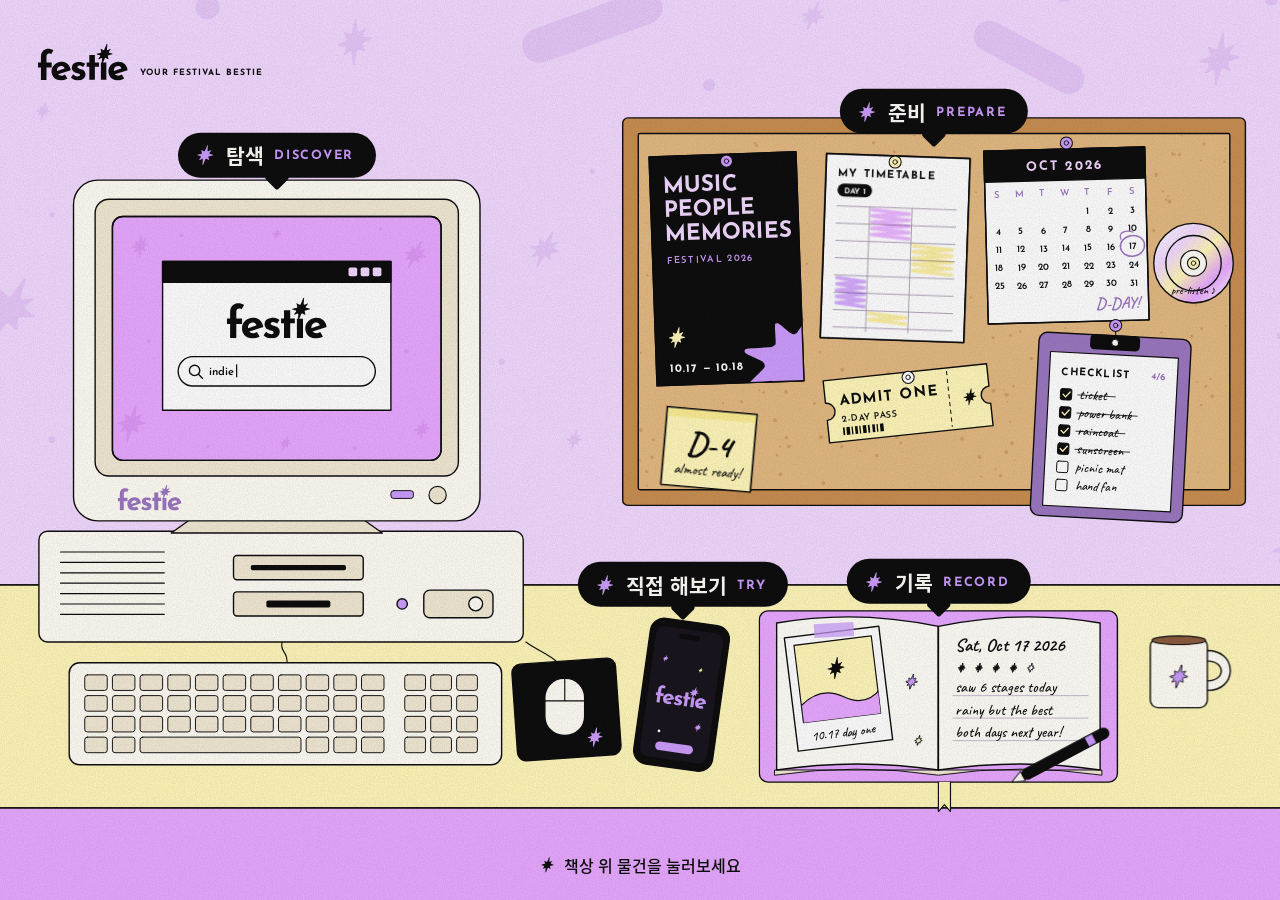
<file: festie-site3/index.html>
<!doctype html>
<html lang="ko">
<head>
<meta charset="utf-8">
<meta name="viewport" content="width=device-width, initial-scale=1, maximum-scale=1, user-scalable=no, viewport-fit=cover">
<meta name="apple-mobile-web-app-capable" content="yes">
<meta name="mobile-web-app-capable" content="yes">
<meta name="apple-mobile-web-app-title" content="Festie">
<meta name="apple-mobile-web-app-status-bar-style" content="black-translucent">
<meta name="theme-color" content="#F3D9FF">
<link rel="apple-touch-icon" href="icon-180.png">
<link rel="manifest" href="manifest.webmanifest">
<title>Festie</title>
<link rel="icon" href="icon-180.png" type="image/png">
<link rel="stylesheet" href="fonts/fonts.css">
<style>
/* Layout: the desk drawing fills the whole screen (its wall, desk and desk front run past the edges, so any screen shape continues seamlessly); the labels sit in a frame matched to the drawing's 1480×1034 viewBox, sized for iPad Pro 11" landscape */
:root{
  --wall:#F3D9FF; --wall-tone:#E7C7F9; --spark-light:#E8A8FF; --lemon:#FFF7B8; --lemon-deep:#FBED90;
  --ink:#0A0A0A; --paper:#FFFDF7; --cream:#FFFDF4; --beige:#F1E9D2; --violet:#CC9CFC; --violet-ink:#9B76BF;
  --cork:#E3B97F; --wood:#C98E4F;
  --f-en:"Josefin Sans","Avenir Next","Segoe UI",sans-serif;
  --f-ko:"Noto Sans KR","Apple SD Gothic Neo","Malgun Gothic",sans-serif;
  --f-hand:"Caveat","Noto Sans KR",cursive;
  --f-pixel:"Silkscreen","Courier New",monospace;
  color-scheme:light;
}
html,body{height:100%;margin:0}
html{background:#E8A8FF}
html{touch-action:manipulation;-webkit-text-size-adjust:100%}
body{-webkit-touch-callout:none;-webkit-tap-highlight-color:transparent}
[hidden]{display:none!important}
body{background:#F3D9FF;color:var(--ink);font-family:var(--f-ko);overflow:hidden}
body::after{content:"";position:fixed;inset:0;z-index:5;pointer-events:none;opacity:.9;background-image:url("data:image/svg+xml,%3Csvg xmlns='http://www.w3.org/2000/svg' width='220' height='220'%3E%3Cfilter id='n'%3E%3CfeTurbulence type='fractalNoise' baseFrequency='.9' numOctaves='2' stitchTiles='stitch'/%3E%3CfeColorMatrix values='0 0 0 0 .04 0 0 0 0 .03 0 0 0 0 .06 0 0 0 .16 0'/%3E%3C/filter%3E%3Crect width='220' height='220' filter='url(%23n)'/%3E%3C/svg%3E")}
.stage{position:fixed;inset:0}
.scene{position:absolute;inset:0;user-select:none;-webkit-user-select:none}
.frame{position:absolute;left:50%;top:50%;transform:translate(-50%,-50%);width:min(100vw,calc(100vh * 1480 / 1034));aspect-ratio:1480/1034;container-type:inline-size;pointer-events:none}
.frame .tag{pointer-events:auto}
.scene>svg{position:absolute;inset:0;display:block;width:100%;height:100%}
@media (max-width:700px){
  body{padding-left:max(16px,env(safe-area-inset-left,0px));padding-right:max(16px,env(safe-area-inset-right,0px))}
}
svg text{stroke:none}
.hot{cursor:pointer}
.hot:focus{outline:none}
.hot:focus-visible .lift,.hot:focus-visible .wob{outline:3px solid var(--violet-ink);outline-offset:4px}
.lift,.wob{transform-box:fill-box;transition:transform .35s cubic-bezier(.34,1.4,.64,1)}
.lift{transform-origin:50% 100%}
.wob{transform-origin:50% 0%}
@media (hover:hover){.hot:hover .lift{transform:translateY(-7px)}.hot:hover .wob{animation:wob .6s ease-in-out}}
.hot.is-hover .lift{transform:translateY(-7px)}
.cork-group.is-hover .wob,.hot.is-hover .wob{animation:wob .6s ease-in-out}
@keyframes wob{0%,100%{transform:rotate(0)}30%{transform:rotate(-2.4deg)}70%{transform:rotate(1.8deg)}}
.blink{animation:blink 1s steps(1) infinite}
@keyframes blink{50%{opacity:0}}
.led{animation:led 2.4s ease-in-out infinite}
@keyframes led{50%{opacity:.35}}
.twinkle{animation:tw 2.2s ease-in-out infinite;transform-box:fill-box;transform-origin:center}
@keyframes tw{0%,100%{opacity:.25;transform:scale(.7)}50%{opacity:1;transform:scale(1)}}
.steam{animation:steam 3s ease-in-out infinite;opacity:.0}
.steam.s2{animation-delay:1.1s}
@keyframes steam{0%{opacity:0;transform:translateY(8px)}40%{opacity:.8}100%{opacity:0;transform:translateY(-14px)}}
#notif{opacity:0;transform:translateY(-14px);transition:opacity .4s ease,transform .5s cubic-bezier(.34,1.4,.64,1)}
.has-push #notif{opacity:1;transform:none}
.has-push .phone-buzz{animation:buzz .5s ease-in-out 2}
@keyframes buzz{0%,100%{transform:rotate(0)}25%{transform:rotate(-2deg)}75%{transform:rotate(2deg)}}
#ring{opacity:0}
.has-push #ring{animation:ring 1.8s ease-out infinite}
@keyframes ring{0%{opacity:.9;transform:scale(1)}100%{opacity:0;transform:scale(1.18)}}
#ring{transform-box:fill-box;transform-origin:center}

/* labels on objects */
.tag{position:absolute;transform:translate(-50%,-100%);display:inline-flex;align-items:center;gap:.5em;padding:.62em 1.05em .58em .85em;border:0;border-radius:999px;background:var(--ink);color:var(--paper);font:700 clamp(13px,1.6cqw,24px)/1 var(--f-ko);cursor:pointer;white-space:nowrap;animation:bob 2.6s ease-in-out infinite;transition:background .2s,color .2s}
.tag::after{content:"";position:absolute;left:50%;bottom:-.48em;width:.9em;height:.9em;background:inherit;transform:translateX(-50%) rotate(45deg);border-radius:.12em;z-index:-1}
.tag span{font:700 .62em/1 var(--f-en);letter-spacing:.14em;color:var(--violet);padding-top:.18em}
.tag svg{width:1em;height:1em;flex:none;fill:var(--violet)}
.tag:nth-of-type(2){animation-delay:-.6s}.tag:nth-of-type(3){animation-delay:-1.2s}.tag:nth-of-type(4){animation-delay:-1.8s}
@media (hover:hover){.tag:hover{background:var(--violet);color:var(--ink)}.tag:hover span,.tag:hover svg{color:var(--ink);fill:var(--ink)}}
.tag.is-hover,.tag:focus-visible{background:var(--violet);color:var(--ink);outline:none}
.tag.is-hover span,.tag:focus-visible span{color:var(--ink)}
.tag.is-hover svg,.tag:focus-visible svg{fill:var(--ink)}
@keyframes bob{0%,100%{translate:0 0}50%{translate:0 -5px}}
.hint{position:absolute;left:50%;top:94.6%;transform:translate(-50%,-50%);font:500 clamp(12px,1.25cqw,19px)/1 var(--f-ko);display:flex;align-items:center;gap:.5em;white-space:nowrap;pointer-events:none}
.hint svg{width:1em;height:1em;animation:tw 1.6s ease-in-out infinite}
.offline{position:fixed;right:max(16px,env(safe-area-inset-right,0px));bottom:max(14px,env(safe-area-inset-bottom,0px));z-index:30;margin:0;padding:8px 14px 7px;border-radius:999px;background:var(--ink);color:var(--violet);font:600 13px/1 var(--f-ko);transition:opacity .6s}
.hud{position:absolute;left:3%;top:4.6%;display:flex;align-items:flex-end;gap:.9cqw;pointer-events:none}
.hud svg{width:clamp(56px,7cqw,110px);height:auto;display:block}
.hud p{margin:0 0 .35em;font:700 clamp(7px,.68cqw,11px)/1 var(--f-en);letter-spacing:.12em;text-transform:uppercase;white-space:nowrap}

/* popup window */
.modal{position:fixed;inset:0;z-index:20;display:flex;align-items:center;justify-content:center;padding:16px;padding-left:max(16px,env(safe-area-inset-left,0px));padding-right:max(16px,env(safe-area-inset-right,0px));background:rgba(10,10,10,.42)}
.win{width:min(560px,100%);max-height:calc(100dvh - 32px);display:flex;flex-direction:column;background:var(--paper);border:2.5px solid var(--ink);border-radius:14px;box-shadow:8px 8px 0 var(--ink);overflow:hidden;animation:pop .32s cubic-bezier(.34,1.35,.64,1)}
.win.wide{width:min(720px,100%)}
@keyframes pop{from{transform:translateY(16px) scale(.96);opacity:0}to{transform:none;opacity:1}}
.bar{display:flex;align-items:center;gap:10px;padding:9px 10px 9px 16px;background:var(--ink);color:var(--violet)}
.bar .file{font:400 13px/1 var(--f-pixel);letter-spacing:.06em;flex:1}
.bar .sq{width:11px;height:11px;border-radius:2px;background:var(--wall)}
.bar .x{width:28px;height:28px;border-radius:6px;border:0;background:var(--violet);color:var(--ink);font:700 16px/1 var(--f-en);cursor:pointer;display:grid;place-items:center}
.bar .x:focus-visible{outline:3px solid var(--lemon);outline-offset:2px}
.body{padding:44px 68px 46px;overflow:auto;display:flex;flex-direction:column;gap:18px}
.eyebrow{align-self:flex-start;margin:0;padding:6px 10px 4px;border:2px solid var(--ink);border-radius:999px;font:700 12px/1 var(--f-en);letter-spacing:.16em}
.body h2{margin:0;font:800 clamp(24px,3.4vw,34px)/1.22 var(--f-ko);letter-spacing:-.03em;text-wrap:balance}
.lead{margin:-4px 0 0;font:400 16.5px/1.65 var(--f-ko);color:#3a3340}
.tabs{display:flex;flex-wrap:wrap;gap:6px}
.tabs button{border:2px solid var(--ink);background:var(--paper);border-radius:999px;padding:8px 13px 7px;font:700 13.5px/1 var(--f-ko);cursor:pointer;color:var(--ink)}
.tabs button[aria-selected="true"]{background:var(--ink);color:var(--paper)}
.tabs button:focus-visible{outline:3px solid var(--violet-ink);outline-offset:2px}
.panel{border:2px solid var(--ink);border-radius:12px;padding:16px 18px;background:var(--lemon);display:flex;flex-direction:column;gap:8px}
.panel .obj{margin:0;font:700 11px/1 var(--f-en);letter-spacing:.14em;color:#5e5640}
.panel .obj b{font-family:var(--f-ko);letter-spacing:0;font-size:12px}
.panel p.t{margin:0;font:400 15px/1.65 var(--f-ko)}
.extra{margin:0;padding:14px 16px;border-radius:12px;background:var(--lemon);font:400 14.5px/1.6 var(--f-ko)}
.extra b{display:block;font-weight:700;margin-bottom:2px}
.actions{display:flex;flex-wrap:wrap;gap:10px;align-items:center}
.cta{display:inline-flex;align-items:center;gap:8px;border:2px solid var(--ink);background:var(--ink);color:var(--paper);border-radius:999px;padding:13px 20px 12px;font:700 15px/1 var(--f-ko);cursor:pointer;text-decoration:none}
.cta:hover{background:var(--violet-ink);border-color:var(--violet-ink)}
.cta.ghost{background:var(--paper);color:var(--ink)}
.cta.ghost:hover{background:var(--wall)}
.cta:focus-visible{outline:3px solid var(--violet-ink);outline-offset:3px}
/* feature popup: line-drawn phone + text */
.feat{display:grid;grid-template-columns:auto minmax(0,1fr);gap:52px;align-items:center}
.feat-text{display:flex;flex-direction:column;gap:18px;min-width:0}
.pm-wrap{display:flex;flex-direction:column;align-items:center;gap:12px;position:sticky;top:0}
.pm{box-sizing:border-box;position:relative;width:min(236px,calc((100dvh - 210px) * .43));padding:9px;border:1.6px solid var(--ink);border-radius:38px;background:var(--paper)}
.pm::before,.pm::after{content:"";position:absolute;width:5px;border:1.4px solid var(--ink);background:var(--paper);border-radius:3px}
.pm::before{right:-6.5px;top:22%;height:13%;border-left:0;border-radius:0 3px 3px 0}
.pm::after{left:-6.5px;top:17%;height:20%;border-right:0;border-radius:3px 0 0 3px;box-shadow:0 0 0 0 transparent}
.pm-screen{position:relative;border:1.3px solid var(--ink);border-radius:27px;overflow:hidden;background:#F4D9FF}
.sb{display:flex;align-items:center;justify-content:space-between;padding:9px 16px 5px 20px;background:#F4D9FF;color:var(--ink);font:700 10.5px/1 var(--f-en);transition:background .25s,color .25s}
.sb-i{display:flex;align-items:center;gap:4px}
.sb-i svg{display:block}
.pm-img{position:relative;aspect-ratio:600/1298}
.pm-screen img{position:absolute;inset:0;width:100%;height:100%;object-fit:cover;display:block;transition:opacity .25s ease}
.pm-screen img.out{opacity:0}
.pts{list-style:none;margin:0;padding:0;display:flex;flex-direction:column;gap:4px;border-top:1.5px solid var(--ink);padding-top:10px}
.pt{width:100%;display:grid;grid-template-columns:22px 1fr 16px;gap:10px;align-items:start;padding:12px 12px 12px 10px;border:1.5px solid transparent;border-radius:12px;background:transparent;text-align:left;cursor:pointer;color:var(--ink);font:inherit}
.pt:hover{background:#FAF0FF}
.pt[aria-selected="true"]{background:var(--wall);border-color:var(--ink)}
.pt:focus-visible{outline:3px solid var(--violet-ink);outline-offset:2px}
.pt svg{width:16px;height:16px;margin-top:3px;fill:var(--ink)}
.pt .arr{font:700 14px/1.4 var(--f-en);opacity:0;transition:opacity .2s}
.pt[aria-selected="true"] .arr{opacity:1}
.pt b{display:block;font:700 15px/1.4 var(--f-ko);margin-bottom:2px}
.pt span.d{display:block;font:400 14px/1.55 var(--f-ko);color:#3a3340}
.win.feature,.win.live-win{width:min(920px,100%)}
@media (max-width:700px){
  .feat{grid-template-columns:1fr;gap:20px}
  .pm-wrap{position:static}
  .pm{width:min(190px,52vw)}
}
/* live prototype phone */
.live{display:grid;grid-template-columns:auto minmax(0,1fr);gap:52px;align-items:center}
.lp{--s:.8;box-sizing:border-box;width:calc(390px * var(--s) + 20px);padding:9px;border:1.6px solid var(--ink);border-radius:calc(64px * var(--s) + 9px);background:var(--paper);position:relative}
.lp::before,.lp::after{content:"";position:absolute;width:5px;border:1.4px solid var(--ink);background:var(--paper)}
.lp::before{right:-6.5px;top:22%;height:13%;border-left:0;border-radius:0 3px 3px 0}
.lp::after{left:-6.5px;top:17%;height:20%;border-right:0;border-radius:3px 0 0 3px}
.lp-screen{border:1.3px solid var(--ink);border-radius:calc(64px * var(--s));overflow:hidden;background:#0A0A0A}
.lp .sb{padding:calc(14px * var(--s)) calc(26px * var(--s)) calc(6px * var(--s)) calc(34px * var(--s));font-size:calc(15px * var(--s))}
.lp-view{position:relative;width:calc(390px * var(--s));height:calc(844px * var(--s));overflow:hidden}
.lp-view iframe{position:absolute;left:0;top:0;width:390px;height:844px;border:0;transform:scale(var(--s));transform-origin:0 0;background:#0A0A0A}
.live-text{display:flex;flex-direction:column;gap:18px;min-width:0}
.live-text .tip{margin:0;display:flex;gap:8px;align-items:center;font:500 14.5px/1.5 var(--f-ko);padding:10px 14px;border-radius:10px;background:var(--wall);align-self:flex-start}
.live-text .tip svg{width:14px;height:14px;fill:var(--ink);flex:none}
.qr img{width:100%;height:100%;display:block;image-rendering:pixelated}

@media (max-width:760px){.live{grid-template-columns:1fr;gap:24px}.lp{justify-self:center}}
/* try popup */
.try{display:grid;grid-template-columns:auto minmax(0,1fr);gap:44px;align-items:center}
.mock{box-sizing:border-box;width:218px;aspect-ratio:9/18.5;border:1.6px solid var(--ink);border-radius:38px;background:var(--paper);padding:9px}
.mock-screen{position:relative;height:100%;box-sizing:border-box;border:1.3px solid var(--ink);border-radius:27px;background:#120E16;overflow:hidden;display:flex;flex-direction:column;align-items:center;justify-content:center;gap:10px}
.mock-screen svg.logo{width:110px;fill:var(--violet);position:relative;z-index:1;margin-top:30px}
.mock-screen p{position:relative;z-index:1;margin:0;color:#e9dcf2;font:400 11px/1.4 var(--f-ko);text-align:center}
.mock-screen .go{position:absolute;bottom:22px;left:16px;right:16px;padding:11px 0 10px;border-radius:999px;background:var(--violet);color:var(--ink);font:700 12px/1 var(--f-ko);text-align:center}
.conf{position:absolute;inset:0}
.conf i{position:absolute;width:9px;height:9px;background:var(--violet);clip-path:polygon(50% 0,62% 38%,100% 50%,62% 62%,50% 100%,38% 62%,0 50%,38% 38%);animation:fall 5s linear infinite}
.conf i:nth-child(3n){background:var(--lemon);width:6px;height:6px}
.conf i:nth-child(4n){border-radius:50%;clip-path:none;width:4px;height:4px;background:#fff}
@keyframes fall{from{transform:translateY(-30px) rotate(0)}to{transform:translateY(420px) rotate(220deg)}}
.from{align-self:flex-start;margin:0;padding:8px 12px;border-radius:10px;background:var(--wall);font:500 13.5px/1.4 var(--f-ko)}
.qrrow{display:flex;gap:14px;align-items:center}
.qr{width:96px;height:96px;padding:6px;border:2px solid var(--ink);border-radius:10px;background:#fff;flex:none}
.qr img,.qr canvas{width:100%!important;height:100%!important;display:block;image-rendering:pixelated}
.qrrow p{margin:0;font:400 14px/1.55 var(--f-ko);color:#3a3340}
.qrrow code{display:block;margin-top:4px;font:400 11px/1.4 var(--f-pixel);color:#6b6075;word-break:break-all}
@media (max-width:620px){
  .try{grid-template-columns:1fr;gap:28px}
  .mock{width:170px;justify-self:center}
  .body{padding:22px 20px 22px}
}
@media (prefers-reduced-motion:reduce){
  *,*::before,*::after{animation:none!important;transition:none!important}
  .steam{opacity:.6}
}
</style>
</head>
<body>


<p class="offline" id="offline" hidden></p>
<div class="stage">
<div class="scene" id="scene">
<svg viewBox="60 -85 1480 1034" preserveAspectRatio="xMidYMid meet" xmlns="http://www.w3.org/2000/svg" role="img" aria-label="페스티벌 준비 중인 책상: 레트로 컴퓨터, 코르크보드, 펼친 다이어리, 핸드폰" stroke="#0A0A0A" stroke-width="1.6" stroke-linejoin="round" stroke-linecap="round">
<defs>
  <path id="sym" vector-effect="non-scaling-stroke" d="M1.24 -5.00C1.20 -5.01 1.16 -5.00 1.12 -4.97C1.08 -4.93 1.18 -5.23 0.98 -4.78C0.79 -4.34 0.16 -2.77 -0.06 -2.30C-0.27 -1.83 -0.23 -2.03 -0.29 -1.96C-0.35 -1.90 -0.34 -1.92 -0.40 -1.91C-0.46 -1.91 -0.46 -1.86 -0.65 -1.95C-0.85 -2.04 -1.36 -2.36 -1.56 -2.45C-1.77 -2.54 -1.80 -2.52 -1.87 -2.49C-1.93 -2.46 -1.97 -2.49 -1.93 -2.25C-1.90 -2.00 -1.69 -1.28 -1.66 -1.03C-1.63 -0.79 -1.66 -0.86 -1.74 -0.79C-1.81 -0.71 -1.79 -0.68 -2.11 -0.58C-2.42 -0.49 -3.34 -0.31 -3.64 -0.22C-3.94 -0.12 -3.87 -0.07 -3.91 -0.02C-3.94 0.04 -3.89 0.08 -3.86 0.11C-3.83 0.15 -3.95 0.13 -3.73 0.21C-3.50 0.28 -2.77 0.47 -2.53 0.55C-2.30 0.63 -2.37 0.62 -2.31 0.67C-2.26 0.71 -2.21 0.74 -2.20 0.82C-2.19 0.90 -2.11 0.90 -2.25 1.15C-2.40 1.39 -2.93 2.09 -3.05 2.31C-3.18 2.52 -3.07 2.42 -3.01 2.43C-2.94 2.45 -2.90 2.48 -2.67 2.40C-2.44 2.32 -1.82 2.03 -1.61 1.96C-1.40 1.89 -1.47 1.95 -1.41 1.98C-1.36 2.01 -1.31 2.02 -1.27 2.12C-1.24 2.21 -1.20 2.11 -1.22 2.54C-1.24 2.96 -1.37 4.28 -1.40 4.68C-1.42 5.07 -1.39 4.85 -1.37 4.90C-1.35 4.95 -1.31 4.98 -1.27 4.99C-1.24 5.00 -1.20 5.02 -1.15 4.98C-1.10 4.94 -1.17 5.20 -0.98 4.76C-0.78 4.32 -0.17 2.78 0.03 2.31C0.24 1.85 0.16 2.05 0.25 1.99C0.34 1.92 0.33 1.84 0.56 1.92C0.78 2.00 1.38 2.37 1.60 2.46C1.82 2.56 1.81 2.52 1.87 2.49C1.92 2.45 1.96 2.50 1.92 2.27C1.88 2.04 1.68 1.33 1.65 1.08C1.62 0.83 1.68 0.85 1.74 0.77C1.79 0.69 1.65 0.72 1.97 0.62C2.30 0.52 3.38 0.29 3.70 0.19C4.02 0.09 3.88 0.06 3.90 0.01C3.93 -0.04 3.88 -0.08 3.85 -0.12C3.82 -0.16 3.93 -0.15 3.70 -0.22C3.48 -0.30 2.73 -0.49 2.49 -0.57C2.25 -0.65 2.33 -0.64 2.28 -0.69C2.23 -0.73 2.18 -0.76 2.17 -0.83C2.17 -0.91 2.11 -0.93 2.25 -1.15C2.38 -1.37 2.85 -1.97 2.99 -2.17C3.12 -2.36 3.04 -2.27 3.04 -2.31C3.05 -2.36 3.06 -2.41 3.01 -2.43C2.96 -2.45 2.98 -2.50 2.75 -2.43C2.51 -2.35 1.82 -2.04 1.60 -1.97C1.38 -1.90 1.46 -1.97 1.40 -1.99C1.35 -2.01 1.30 -2.03 1.27 -2.11C1.23 -2.19 1.19 -2.03 1.21 -2.46C1.23 -2.89 1.36 -4.30 1.39 -4.70C1.41 -5.11 1.39 -4.83 1.37 -4.88C1.34 -4.93 1.28 -4.99 1.24 -5.00Z"/>
  <symbol id="logo" viewBox="0 0 242.3 98.7"><path d="M22.9,63.8v33.7H7.9v-33.7H0v-13.2h7.9v-17c.1-8.4,4.4-16.2,12.6-18.9,4.9-1.6,9.9-1.5,14.8-.2,2.3.6,4.5,1.4,6.4,2.9l-6.3,10.8c-.7-1-1.6-1.5-2.6-1.9-3.9-1.4-8.1.2-9.3,4.2-.4,1.2-.5,2.4-.6,3.7v16.3h14.1v13.2h-14.1,0Z"></path><path d="M233.3,94c-2.9,1.7-5.9,2.8-9.1,3.7s-6.1,1.2-9.3,1c-3-.2-5.9-.6-8.8-1.6-7.7-2.6-13-8.6-14.9-16.4-.8-3.2-1-6.3-.7-9.6.8-7.9,5.5-14.5,12.3-18.6,3.2-1.9,6.6-3.2,10.4-3.7,7.7-1,15.5.5,21.2,6,4.6,4.3,6.8,10.1,7.9,16.3l-34.2,10.9c1.3,1.5,2.9,2.5,4.7,3.2,5.1,1.7,9.4.4,13.9-2.3l6.6,11.1h0ZM225.7,66.8c-.8-2.3-2.2-4.1-4.1-5.4-1.5-.9-3.1-1.2-4.8-1.2-2.6-.1-5.1.5-7.1,2-3.7,2.8-4.6,7.1-4.5,11.5l20.5-6.9h0Z"></path><path d="M72.9,82.9l6.6,11.1c-2.9,1.7-5.9,2.8-9.1,3.7s-6.4,1.2-9.7.9-6.8-.8-10-2.2c-6-2.5-10.5-7.3-12.6-13.5-1.1-3.3-1.5-6.7-1.5-10.2.2-8.8,5.3-16.3,12.9-20.6,2.8-1.6,5.6-2.7,8.8-3.2,3.9-.7,7.7-.6,11.6.2,4.2.9,7.9,2.9,11,6,4.4,4.3,6.6,10,7.7,16.1l-34.2,10.9c1.1,1.3,2.4,2.2,3.9,2.9,2.9,1.2,6.1,1.4,9.2.5,1.9-.6,3.6-1.4,5.5-2.5h0ZM72,66.8c-.8-2.2-2.2-4.2-4.2-5.4-1.5-1-3.2-1.2-5-1.2-2.9,0-5.6.8-7.8,2.7-3,2.8-3.8,6.7-3.6,10.8l20.5-6.9Z"></path><path d="M185.1,97.4h-15v-46.7h2.6s.8-10.8.8-10.8c0-1.1-.9-1.8-2-1.8l-7.4,3.2c-.2,0-.6-.1-.8-.3s-.2-.6-.1-.8l4.9-6.7c.6-.8.4-2.2-.7-2.5l-8-2.4c-.5-.1-.8-.5-.9-.9,0-.5.2-.9.8-1.1l10.6-2.7c.8-.2,1.3-1.2,1.1-2l-1.8-7.7c0-.3.3-.6.6-.7.3-.1.6,0,.9.2l5.8,3.2c.8.5,1.8.4,2.4-.4l6.7-15.9c.3-.6.7-.9,1.3-.7.7.2.7.7.7,1.4l-1.1,13.7c0,.7.2,1.2.7,1.6.5.4,1.1.4,1.8.2l6.6-2.9c.4-.1.7-.1,1,.1.2.1.4.7.2.9l-4.8,6.5c-.3.5-.5,1-.3,1.5.1.4.5,1,.9,1.1l8,2.3c.6.2.9.5.9,1.1,0,.6-.5.8-1,1l-9.9,2.5c-.9.2-1.9.9-1.7,1.9l1.7,7.6c0,.4,0,.8-.3.9-.3.2-.7,0-1,0l-5.9-3.2c-.5-.3-1-.4-1.5-.2-.4.2-.9.5-1.1,1.1l-4.9,11.7h9v46.7h0Z"></path><path d="M113.9,97.9c-8.8,1.6-18.5-.5-24.8-7.2l6.2-8.2c1.5,1.3,2.9,2.5,4.5,3.5,1.9,1.2,3.9,1.9,6.1,2.2,2.2.2,5.6,0,6.9-1.7,1.2-1.4.8-3.6-.7-4.7-.9-.7-1.8-1.2-2.8-1.5l-5.4-1.7c-1.7-.5-3.3-1.1-4.8-1.9-1.5-.8-2.8-1.7-3.9-2.9-3.7-4-4.7-9.8-2.7-14.9.9-2.3,2.2-4.3,4.2-5.9,3.3-2.8,6.7-3.9,11-4.2,7.4-.3,14,.5,20,5l-5.7,8.8c-1.6-1.2-3.2-2.1-4.9-2.8-1.8-.8-3.7-1.3-5.7-1.1-1.5,0-2.8.6-3.9,1.7-1.5,1.5-1.1,4,.6,5.1,1.1.8,2.4,1.3,3.7,1.7,2.6.7,5.1,1.4,7.6,2.4,1.7.7,3.1,1.5,4.5,2.6,2.2,1.8,3.7,4.2,4.3,7,1,5-.6,10.3-4.2,13.9-2.7,2.7-6.2,4.3-9.9,5h0Z"></path><polygon points="153.8 97.4 138.8 97.4 138.8 62.1 131.6 62.1 131.6 50.5 138.8 50.5 138.8 30.2 153.8 30.2 153.8 50.5 165.1 50.5 165.1 62.1 153.8 62.1 153.8 97.4"></polygon></symbol>
  <clipPath id="clipPoster"><rect x="815" y="90" width="170" height="265"/></clipPath>
  <clipPath id="clipWin"><rect x="214" y="156" width="332" height="208"/></clipPath>
  <clipPath id="clipScreen"><rect x="190" y="106" width="380" height="282" rx="12"/></clipPath>
  <clipPath id="clipPhoto"><rect x="985" y="652" width="90" height="90"/></clipPath>
  <linearGradient id="cdg" x1="0" y1="0" x2="1" y2="1">
    <stop offset="0" stop-color="#FFFFFF"/><stop offset=".3" stop-color="#F3D9FF"/><stop offset=".5" stop-color="#FFF7B8"/><stop offset=".72" stop-color="#E8A8FF"/><stop offset="1" stop-color="#FFFFFF"/>
  </linearGradient>
  <filter id="grain" x="0" y="0" width="100%" height="100%">
    <feTurbulence type="fractalNoise" baseFrequency=".9" numOctaves="2" stitchTiles="stitch" result="n"/>
    <feColorMatrix in="n" type="matrix" values="0 0 0 0 0.04  0 0 0 0 0.03  0 0 0 0 0.06  0 0 0 .16 0"/>
  </filter>
</defs>

<!-- WALL -->
<rect x="-3000" y="-3000" width="7600" height="3590" fill="#F3D9FF" stroke="none"/>
<g fill="#E7C7F9" stroke="none">
  <use href="#sym" transform="translate(470 -40) rotate(-12) scale(5.2)"/>
  <use href="#sym" transform="translate(1000 -70) rotate(8) scale(3.4)"/>
  <use href="#sym" transform="translate(1470 -20) rotate(-6) scale(6)"/>
  <use href="#sym" transform="translate(110 40) scale(2.2)"/>
  <rect x="660" y="-78" width="170" height="40" rx="20" transform="rotate(-20 745 -58)"/>
  <rect x="1180" y="-40" width="140" height="36" rx="18" transform="rotate(28 1250 -22)"/>
  <circle cx="300" cy="-80" r="14"/><circle cx="1290" cy="-96" r="10"/><circle cx="880" cy="10" r="7"/><circle cx="1530" cy="-90" r="8"/>
  <use href="#sym" transform="translate(70 270) rotate(14) scale(8)"/>
  <use href="#sym" transform="translate(38 520) rotate(-8) scale(3.6)"/>
  <use href="#sym" transform="translate(690 200) rotate(10) scale(4.4)"/>
  <use href="#sym" transform="translate(724 420) scale(2.4)"/>
  <use href="#sym" transform="translate(655 535) scale(1.8)"/>
  <use href="#sym" transform="translate(1552 545) rotate(-12) scale(5.4)"/>
  <use href="#sym" transform="translate(1560 150) rotate(6) scale(3)"/>
  <circle cx="120" cy="420" r="4"/><circle cx="640" cy="330" r="3.5"/><circle cx="1540" cy="300" r="4"/><circle cx="120" cy="160" r="3"/><circle cx="745" cy="110" r="3"/>
</g>


<!-- DESK -->
<rect x="-3000" y="588" width="7600" height="258" fill="#FFF7B8"/>
<rect x="-3000" y="846" width="7600" height="3000" fill="#E8A8FF"/>
<path d="M-3000 588 H4600" fill="none"/>


<!-- ============ DISCOVER: retro computer ============ -->
<g class="hot" data-open="discover" id="obj-discover" aria-hidden="true" transform="translate(0 56)">
<g class="lift">
  <!-- case -->
  <rect x="105" y="470" width="560" height="128" rx="10" fill="#FFFDF4"/>
  <g fill="none" stroke-width="1.32"><path d="M130 494H250M130 506H250M130 518H250M130 530H250M130 542H250M130 554H250M130 566H250"/></g>
  <rect x="330" y="498" width="150" height="28" rx="4" fill="#F1E9D2"/>
  <rect x="350" y="509" width="110" height="6" rx="2" fill="#0A0A0A" stroke="none"/>
  <rect x="330" y="540" width="150" height="28" rx="4" fill="#F1E9D2"/>
  <rect x="368" y="550" width="74" height="8" rx="2" fill="#0A0A0A" stroke="none"/>
  <rect x="550" y="538" width="80" height="32" rx="7" fill="#F1E9D2"/>
  <circle cx="610" cy="554" r="8" fill="#FFFDF4"/>
  <circle class="led" cx="525" cy="554" r="6" fill="#CC9CFC"/>
  <!-- stand -->
  <path d="M286 452 H474 L502 472 H258 Z" fill="#F1E9D2"/>
  <!-- monitor -->
  <rect x="145" y="64" width="470" height="394" rx="28" fill="#FFFDF4"/>
  <rect x="170" y="86" width="420" height="320" rx="16" fill="#F1E9D2"/>
  <rect x="190" y="106" width="380" height="282" rx="12" fill="#E8A8FF"/>
  <g clip-path="url(#clipScreen)">
    <g fill="#DE97F7" stroke="none">
      <use href="#sym" transform="translate(222 140) rotate(-10) scale(2.6)"/>
      <use href="#sym" transform="translate(540 150) rotate(12) scale(3.4)"/>
      <use href="#sym" transform="translate(212 345) scale(4.2)"/>
      <use href="#sym" transform="translate(548 352) rotate(-8) scale(2.4)"/>
      <use href="#sym" transform="translate(380 126) scale(1.4)"/>
      <use href="#sym" transform="translate(390 368) rotate(6) scale(1.8)"/>
      <circle cx="270" cy="128" r="2.4"/><circle cx="500" cy="120" r="2"/><circle cx="232" cy="250" r="2.4"/><circle cx="530" cy="262" r="2.6"/><circle cx="300" cy="372" r="2"/><circle cx="470" cy="374" r="2.4"/>
    </g>
    <rect x="248" y="158" width="264" height="172" fill="#FFFFFF"/>
    <rect x="248" y="158" width="264" height="24" fill="#0A0A0A"/>
    <g fill="#F3D9FF" stroke="none"><rect x="463" y="165" width="10" height="10" rx="2"/><rect x="477" y="165" width="10" height="10" rx="2"/><rect x="491" y="165" width="10" height="10" rx="2"/></g>
    <use href="#logo" x="322" y="200" width="116" height="47" fill="#0A0A0A" stroke="none"/>
    <rect x="266" y="268" width="228" height="34" rx="17" fill="#FFFFFF"/>
    <circle cx="285" cy="284" r="6" fill="none"/><path d="M289.5 288.5 L294 293" fill="none"/>
    <text id="typed" x="302" y="289.5" font-family="Josefin Sans, sans-serif" font-weight="600" font-size="13" fill="#0A0A0A"></text>
    <rect id="caret" class="blink" x="302" y="277" width="1.4" height="15" fill="#0A0A0A" stroke="none"/>
  </g>
  <rect x="190" y="106" width="380" height="282" rx="12" fill="none"/>
  <use href="#logo" x="196" y="416" width="74" height="30" fill="#9B76BF" stroke="none"/>
  <rect class="led" x="512" y="423" width="26" height="9" rx="3" fill="#CC9CFC" stroke-width="1.1"/>
  <circle cx="566" cy="428" r="10" fill="#F1E9D2" stroke-width="1.32"/>
</g>
  <!-- keyboard -->
<g class="lift">
  <path d="M392 622 C392 606 384 612 386 598" fill="none" stroke-width="1.32"/>
  <rect x="140" y="622" width="500" height="118" rx="12" fill="#FFFDF4"/>
  <g id="keys" fill="#F1E9D2" stroke-width="1.1"></g>
</g>
</g>

<!-- mouse pad + mouse -->
<g transform="translate(0 46)">
  <rect x="655" y="630" width="120" height="112" rx="10" fill="#0A0A0A" transform="rotate(-4 715 686)"/>
  <use href="#sym" transform="translate(748 718) rotate(-4) scale(2.2)" fill="#CC9CFC" stroke="none"/>
  <path d="M712 652 C712 626 690 624 668 608" fill="none" stroke-width="1.32"/>
  <rect x="690" y="650" width="46" height="66" rx="22" fill="#FFFDF4"/>
  <path d="M690 676 H736 M713 650 V676" fill="none" stroke-width="1.32"/>
</g>

<!-- ============ PREPARE: cork board ============ -->
<g class="cork-group" id="obj-prepare">
  <rect x="780" y="48" width="720" height="448" rx="6" fill="#C98E4F"/>
  <rect x="798" y="66" width="684" height="412" rx="2" fill="#E3B97F"/>
  <g id="speckles" fill="#C08A50" stroke="none" opacity=".55"></g>

  <!-- poster -->
  <g transform="rotate(-2 900 222)"><g class="hot" data-open="prepare" data-tab="timetable" tabindex="0" role="button" aria-label="공연 포스터: 준비 · 타임테이블"><g class="wob">
    <rect x="815" y="90" width="170" height="265" fill="#0A0A0A"/>
    <g clip-path="url(#clipPoster)">
      <use href="#sym" transform="translate(975 330) rotate(12) scale(15)" fill="#CC9CFC" stroke="none"/>
      <use href="#sym" transform="translate(840 300) scale(2.4)" fill="#FFF7B8" stroke="none"/>
    </g>
    <g font-family="Josefin Sans, sans-serif" font-weight="700" font-size="26" fill="#F3D9FF">
      <text x="830" y="132">MUSIC</text><text x="830" y="160">PEOPLE</text><text x="830" y="188">MEMORIES</text>
    </g>
    <text x="831" y="214" font-family="Josefin Sans, sans-serif" font-weight="600" font-size="11" letter-spacing="1.5" fill="#CC9CFC">FESTIVAL 2026</text>
    <text x="831" y="340" font-family="Josefin Sans, sans-serif" font-weight="700" font-size="13" letter-spacing="1" fill="#FFFFFF">10.17 — 10.18</text>
    <rect x="815" y="90" width="170" height="265" fill="none"/>
  </g></g></g>
  <g><circle cx="900" cy="98" r="7" fill="#CC9CFC" stroke-width="1.2"/><circle cx="900" cy="98" r="2.6" fill="#CC9CFC" stroke-width="1"/></g>

  <!-- timetable printout -->
  <g transform="rotate(2 1095 200)"><g class="hot" data-open="prepare" data-tab="timetable" tabindex="0" role="button" aria-label="타임테이블 출력물: 준비 · 타임테이블"><g class="wob">
    <rect x="1012" y="92" width="166" height="213" fill="#FFFFFF"/>
    <text x="1026" y="118" font-family="Josefin Sans, sans-serif" font-weight="700" font-size="12.5" letter-spacing="1.4" fill="#0A0A0A">MY TIMETABLE</text>
    <rect x="1026" y="126" width="40" height="15" rx="7.5" fill="#0A0A0A" stroke="none"/>
    <text x="1046" y="137" text-anchor="middle" font-family="Josefin Sans, sans-serif" font-weight="700" font-size="9" fill="#FFFFFF">DAY 1</text>
    
    <g fill="none" stroke-width="0.9" stroke="#9a8aa2">
      <path d="M1026 152 H1164 M1026 172 H1164 M1026 192 H1164 M1026 212 H1164 M1026 232 H1164 M1026 252 H1164 M1026 272 H1164 M1026 292 H1164"/>
      <path d="M1064 152 V296 M1113 152 V296"/>
    </g>
    <g fill="none" stroke-width="4.2" stroke-linecap="round" stroke-linejoin="round" opacity=".85" style="mix-blend-mode:multiply"><path d="M1067.0 155.0 L1110.0 158.6 L1067.0 162.2 L1110.0 165.8 L1067.0 169.4 L1110.0 173.0 L1067.0 176.6 L1110.0 180.2 L1067.0 183.8 L1110.0 187.4" stroke="#E8A8FF"/><path d="M1116.0 195.0 L1161.0 198.6 L1116.0 202.2 L1161.0 205.8 L1116.0 209.4 L1161.0 213.0 L1116.0 216.6 L1161.0 220.2 L1116.0 223.8 L1161.0 227.4" stroke="#FBED90"/><path d="M1029.0 235.0 L1061.0 238.6 L1029.0 242.2 L1061.0 245.8 L1029.0 249.4 L1061.0 253.0 L1029.0 256.6 L1061.0 260.2 L1029.0 263.8 L1061.0 267.4" stroke="#CC9CFC"/><path d="M1067.0 275.0 L1110.0 278.6 L1067.0 282.2 L1110.0 285.8" stroke="#FBED90"/></g>
    <rect x="1012" y="92" width="166" height="213" fill="none"/>
  </g></g></g>
  <g><circle cx="1095" cy="99" r="7" fill="#FFF7B8" stroke-width="1.2"/><circle cx="1095" cy="99" r="2.6" fill="#FFF7B8" stroke-width="1"/></g>

  <!-- calendar -->
  <g transform="rotate(-1.5 1292 180)"><g class="hot" data-open="prepare" data-tab="today" tabindex="0" role="button" aria-label="달력: 준비 · 공연 당일"><g class="wob">
    <rect x="1200" y="84" width="186" height="200" fill="#FFFFFF"/>
    <rect x="1200" y="84" width="186" height="36" fill="#0A0A0A"/>
    <text x="1293" y="108" text-anchor="middle" font-family="Josefin Sans, sans-serif" font-weight="700" font-size="15" letter-spacing="2" fill="#F3D9FF">OCT 2026</text>
    <g id="cal" font-family="Josefin Sans, sans-serif" font-weight="600" font-size="11" text-anchor="middle" fill="#0A0A0A"></g>
    <ellipse cx="1369" cy="198" rx="14" ry="12" fill="none" stroke="#9B76BF" stroke-width="1.76" transform="rotate(-8 1369 198)"/>
    <path d="M1356 190 C1352 182 1362 179 1370 182" fill="none" stroke="#9B76BF" stroke-width="1.43"/>
    <text x="1350" y="270" text-anchor="middle" font-family="Caveat, cursive" font-weight="700" font-size="19" fill="#9B76BF">D-DAY!</text>
    <rect x="1200" y="84" width="186" height="200" fill="none"/>
  </g></g></g>
  <g><circle cx="1293" cy="77" r="7" fill="#CC9CFC" stroke-width="1.2"/><circle cx="1293" cy="77" r="2.6" fill="#CC9CFC" stroke-width="1"/></g>

  <!-- CD -->
  <g class="hot" data-open="prepare" data-tab="playlist" tabindex="0" role="button" aria-label="CD: 준비 · 플레이리스트"><g class="wob" style="transform-origin:50% 50%">
    <circle cx="1440" cy="216" r="46" fill="url(#cdg)"/>
    <circle cx="1440" cy="216" r="32" fill="none"/>
    
    <circle cx="1440" cy="216" r="15" fill="#FFFDF7" stroke-width="1.32"/>
    <circle cx="1440" cy="216" r="5" fill="#E3B97F" stroke-width="1.1"/>
    <text x="1440" y="252" text-anchor="middle" font-family="Caveat, cursive" font-size="13" fill="#0A0A0A">pre-listen ♪</text>
  </g></g>
  <g><circle cx="1440" cy="216" r="7" fill="#FFF7B8" stroke-width="1.2"/><circle cx="1440" cy="216" r="2.6" fill="#FFF7B8" stroke-width="1"/></g>

  <!-- sticky note -->
  <g transform="rotate(5 878 428)"><g class="hot" data-open="prepare" data-tab="today" tabindex="0" role="button" aria-label="메모: 준비 · 공연 당일"><g class="wob">
    <rect x="828" y="386" width="104" height="90" fill="#FFF7B8"/>
    <path d="M828 386 H932 V396 H828 Z" fill="#FBED90" stroke="none"/>
    <text x="880" y="438" text-anchor="middle" font-family="Caveat, cursive" font-weight="700" font-size="38" fill="#0A0A0A">D-4</text>
    <text x="880" y="462" text-anchor="middle" font-family="Caveat, cursive" font-size="17" fill="#0A0A0A">almost ready!</text>
    <rect x="828" y="386" width="104" height="90" fill="none"/>
  </g></g></g>

  <!-- ticket -->
  <g transform="rotate(-6 1110 378)"><g class="hot" data-open="prepare" data-tab="ticket" tabindex="0" role="button" aria-label="티켓: 준비 · 티켓"><g class="wob">
    <path d="M1015 342 H1205 V368 A10 10 0 0 0 1205 388 V414 H1015 V388 A10 10 0 0 0 1015 368 Z" fill="#FFF7B8"/>
    <path d="M1158 346 V410" fill="none" stroke-width="1.1" stroke-dasharray="4 5"/>
    <text x="1032" y="372" font-family="Josefin Sans, sans-serif" font-weight="700" font-size="17" letter-spacing="1.2" fill="#0A0A0A">ADMIT ONE</text>
    <text x="1032" y="392" font-family="Josefin Sans, sans-serif" font-weight="600" font-size="10.5" letter-spacing=".6" fill="#0A0A0A">2-DAY PASS</text>
    <g fill="#0A0A0A" stroke="none"><rect x="1032" y="398" width="2" height="9"/><rect x="1036" y="398" width="4" height="9"/><rect x="1042" y="398" width="1.5" height="9"/><rect x="1046" y="398" width="3" height="9"/><rect x="1051" y="398" width="1.5" height="9"/><rect x="1055" y="398" width="4" height="9"/><rect x="1061" y="398" width="2" height="9"/><rect x="1066" y="398" width="3" height="9"/><rect x="1071" y="398" width="1.5" height="9"/><rect x="1075" y="398" width="4" height="9"/></g>
    <use href="#sym" transform="translate(1182 378) scale(1.9)" fill="#0A0A0A" stroke="none"/>
  </g></g></g>
  <g><circle cx="1110" cy="348" r="7" fill="#FFFFFF" stroke-width="1.2"/><circle cx="1110" cy="348" r="2.6" fill="#FFFFFF" stroke-width="1"/></g>

  <!-- clipboard checklist -->
  <path d="M1350 290 L1350 303" fill="none" stroke-width="1.2"/>
  <g transform="rotate(3 1350 296)"><g class="hot" data-open="prepare" data-tab="check" tabindex="0" role="button" aria-label="체크리스트 클립보드: 준비 · 체크리스트"><g class="wob">
    <rect x="1262" y="300" width="176" height="212" rx="10" fill="#9B76BF"/>
    <rect x="1276" y="322" width="148" height="178" fill="#FFFFFF" stroke-width="1.32"/>
    <text x="1290" y="348" font-family="Josefin Sans, sans-serif" font-weight="700" font-size="12" letter-spacing="1.4" fill="#0A0A0A">CHECKLIST</text>
    <text x="1410" y="348" text-anchor="end" font-family="Josefin Sans, sans-serif" font-weight="700" font-size="11" fill="#9B76BF">4/6</text>
    <g id="checks"></g>
    <rect x="1322" y="300" width="56" height="16" rx="4" fill="#0A0A0A"/>
    <circle cx="1350" cy="308" r="4" fill="#FFFDF7" stroke-width="1.1"/>
  </g></g></g>
  <g><circle cx="1350" cy="288" r="7" fill="#CC9CFC" stroke-width="1.2"/><circle cx="1350" cy="288" r="2.6" fill="#CC9CFC" stroke-width="1"/></g>
</g>

<!-- ============ RECORD: open diary ============ -->
<g class="hot" data-open="record" id="obj-record" aria-hidden="true"><g class="lift">
  <rect x="938" y="618" width="414" height="198" rx="10" fill="#E8A8FF"/>
  <path d="M1145 816 V850 L1152 842 L1159 850 V816" fill="#FFF7B8" stroke-width="1.32"/>
  <path d="M956 808 Q1050 794 1145 808 Q1240 794 1334 808 L1334 802 L956 802 Z" fill="#F1E9D2" stroke-width="1.1"/>
  <path d="M958 632 Q1050 616 1145 636 L1145 802 Q1050 788 958 802 Z" fill="#FFFEF7"/>
  <path d="M1145 636 Q1240 616 1332 632 L1332 802 Q1240 788 1145 802 Z" fill="#FFFEF7"/>
  <path d="M1145 636 V802" fill="none"/>
  <!-- polaroid -->
  <g transform="rotate(-7 1030 712)">
    <rect x="975" y="642" width="110" height="132" fill="#FFFFFF"/>
    <rect x="985" y="652" width="90" height="90" fill="#FFF7B8" stroke-width="1.32"/>
    <g clip-path="url(#clipPhoto)">
      <path d="M985 722 Q1010 702 1035 718 T1080 712 V745 H985 Z" fill="#E8A8FF" stroke-width="1.32"/>
      <use href="#sym" transform="translate(1030 684) scale(2.5)" fill="#0A0A0A" stroke="none"/>
    </g>
    <text x="992" y="764" font-family="Caveat, cursive" font-size="16" fill="#0A0A0A">10.17 day one</text>
    <rect x="1010" y="632" width="46" height="16" fill="#CC9CFC" opacity=".75" stroke="none" transform="rotate(4 1033 640)"/>
  </g>
  <use href="#sym" transform="translate(1114 700) scale(1.7)" fill="#CC9CFC" stroke-width="0.9"/>
  <use href="#sym" transform="translate(1122 768) scale(1.1)" fill="#FFF7B8" stroke-width="0.9"/>
  <!-- right page -->
  <text x="1164" y="664" font-family="Caveat, cursive" font-weight="700" font-size="21" fill="#0A0A0A">Sat, Oct 17 2026</text>
  <g stroke-width="0.9">
    <use href="#sym" transform="translate(1172 684) scale(1)" fill="#0A0A0A"/>
    <use href="#sym" transform="translate(1192 684) scale(1)" fill="#0A0A0A"/>
    <use href="#sym" transform="translate(1212 684) scale(1)" fill="#0A0A0A"/>
    <use href="#sym" transform="translate(1232 684) scale(1)" fill="#0A0A0A"/>
    <use href="#sym" transform="translate(1252 684) scale(1)" fill="#FFFEF7"/>
  </g>
  <g fill="none" stroke-width="0.9" stroke="#b9aac2"><path d="M1162 716 H1318 M1162 742 H1318 M1162 768 H1318"/></g>
  <g font-family="Caveat, cursive" font-size="18" fill="#0A0A0A">
    <text x="1164" y="712">saw 6 stages today</text>
    <text x="1164" y="738">rainy but the best</text>
    <text x="1164" y="764">both days next year!</text>
  </g>
  <g transform="rotate(-28 1290 784)">
    <rect x="1236" y="778" width="112" height="12" rx="6" fill="#0A0A0A"/>
    <path d="M1236 778 L1222 784 L1236 790 Z" fill="#FFFDF4" stroke-width="1.1"/>
    <rect x="1320" y="778" width="10" height="12" fill="#CC9CFC" stroke-width="1.1"/>
  </g>
</g></g>

<!-- mug -->
<g>
  <path class="steam" d="M1412 640 C1404 628 1420 620 1412 606" fill="none" stroke="#9B76BF" stroke-width="1.32"/>
  <path class="steam s2" d="M1432 640 C1424 628 1440 620 1432 606" fill="none" stroke="#9B76BF" stroke-width="1.32"/>
  <path d="M1454 664 C1492 662 1492 712 1454 710 L1454 699 C1478 700 1478 675 1454 676 Z" fill="#FFFDF4"/>
  <rect x="1390" y="650" width="66" height="80" rx="9" fill="#FFFDF4"/>
  <ellipse cx="1423" cy="652" rx="31" ry="5" fill="#8a5a3a" stroke-width="1.32"/>
  <use href="#sym" transform="translate(1423 694) scale(2.6)" fill="#CC9CFC" stroke-width="0.9"/>
</g>

<!-- ============ TRY: phone ============ -->
<g class="hot" data-open="try" id="obj-try" aria-hidden="true">
  <rect x="770" y="618" width="156" height="200" fill="transparent" stroke="none"/>
  <g transform="rotate(8 848 715)"><g class="lift"><g class="phone-buzz" style="transform-box:fill-box;transform-origin:center">
    <rect id="ring" x="796" y="624" width="104" height="182" rx="20" fill="none" stroke="#9B76BF" stroke-width="1.65"/>
    <rect x="802" y="630" width="92" height="170" rx="16" fill="#0A0A0A"/>
    <rect x="809" y="639" width="78" height="152" rx="10" fill="#16121A" stroke="none"/>
    <rect x="836" y="645" width="24" height="6" rx="3" fill="#0A0A0A" stroke="none"/>
    <use href="#logo" x="818" y="704" width="60" height="24" fill="#CC9CFC" stroke="none"/>
    <g fill="#CC9CFC" stroke="none">
      <use class="twinkle" href="#sym" transform="translate(824 676) scale(.8)"/>
      <use class="twinkle" style="animation-delay:.7s" href="#sym" transform="translate(872 750) scale(1)"/>
      <use class="twinkle" style="animation-delay:1.3s" href="#sym" transform="translate(866 684) scale(.6)" fill="#FFF7B8"/>
      <circle class="twinkle" style="animation-delay:.4s" cx="828" cy="760" r="1.6" fill="#FFFFFF"/>
    </g>
    <rect x="826" y="772" width="44" height="10" rx="5" fill="#CC9CFC" stroke="none"/>
    <g id="notif">
      <rect x="812" y="654" width="72" height="38" rx="8" fill="#FFFDF7" stroke-width="0.9"/>
      <use href="#logo" x="817" y="659" width="18" height="7.4" fill="#0A0A0A" stroke="none"/>
      <text x="817" y="676" font-family="Josefin Sans, sans-serif" font-weight="700" font-size="7.5" fill="#0A0A0A">D-DAY</text>
      <text x="817" y="686" font-family="Josefin Sans, sans-serif" font-weight="600" font-size="6.6" fill="#0A0A0A">It's festival day!</text>
    </g>
  </g></g></g>
</g>

<!-- grain -->

</svg>

<div class="frame">
<div class="hud">
  <svg viewBox="0 0 242.3 98.7" role="img" aria-label="Festie" fill="#0A0A0A"><path d="M22.9,63.8v33.7H7.9v-33.7H0v-13.2h7.9v-17c.1-8.4,4.4-16.2,12.6-18.9,4.9-1.6,9.9-1.5,14.8-.2,2.3.6,4.5,1.4,6.4,2.9l-6.3,10.8c-.7-1-1.6-1.5-2.6-1.9-3.9-1.4-8.1.2-9.3,4.2-.4,1.2-.5,2.4-.6,3.7v16.3h14.1v13.2h-14.1,0Z"></path><path d="M233.3,94c-2.9,1.7-5.9,2.8-9.1,3.7s-6.1,1.2-9.3,1c-3-.2-5.9-.6-8.8-1.6-7.7-2.6-13-8.6-14.9-16.4-.8-3.2-1-6.3-.7-9.6.8-7.9,5.5-14.5,12.3-18.6,3.2-1.9,6.6-3.2,10.4-3.7,7.7-1,15.5.5,21.2,6,4.6,4.3,6.8,10.1,7.9,16.3l-34.2,10.9c1.3,1.5,2.9,2.5,4.7,3.2,5.1,1.7,9.4.4,13.9-2.3l6.6,11.1h0ZM225.7,66.8c-.8-2.3-2.2-4.1-4.1-5.4-1.5-.9-3.1-1.2-4.8-1.2-2.6-.1-5.1.5-7.1,2-3.7,2.8-4.6,7.1-4.5,11.5l20.5-6.9h0Z"></path><path d="M72.9,82.9l6.6,11.1c-2.9,1.7-5.9,2.8-9.1,3.7s-6.4,1.2-9.7.9-6.8-.8-10-2.2c-6-2.5-10.5-7.3-12.6-13.5-1.1-3.3-1.5-6.7-1.5-10.2.2-8.8,5.3-16.3,12.9-20.6,2.8-1.6,5.6-2.7,8.8-3.2,3.9-.7,7.7-.6,11.6.2,4.2.9,7.9,2.9,11,6,4.4,4.3,6.6,10,7.7,16.1l-34.2,10.9c1.1,1.3,2.4,2.2,3.9,2.9,2.9,1.2,6.1,1.4,9.2.5,1.9-.6,3.6-1.4,5.5-2.5h0ZM72,66.8c-.8-2.2-2.2-4.2-4.2-5.4-1.5-1-3.2-1.2-5-1.2-2.9,0-5.6.8-7.8,2.7-3,2.8-3.8,6.7-3.6,10.8l20.5-6.9Z"></path><path d="M185.1,97.4h-15v-46.7h2.6s.8-10.8.8-10.8c0-1.1-.9-1.8-2-1.8l-7.4,3.2c-.2,0-.6-.1-.8-.3s-.2-.6-.1-.8l4.9-6.7c.6-.8.4-2.2-.7-2.5l-8-2.4c-.5-.1-.8-.5-.9-.9,0-.5.2-.9.8-1.1l10.6-2.7c.8-.2,1.3-1.2,1.1-2l-1.8-7.7c0-.3.3-.6.6-.7.3-.1.6,0,.9.2l5.8,3.2c.8.5,1.8.4,2.4-.4l6.7-15.9c.3-.6.7-.9,1.3-.7.7.2.7.7.7,1.4l-1.1,13.7c0,.7.2,1.2.7,1.6.5.4,1.1.4,1.8.2l6.6-2.9c.4-.1.7-.1,1,.1.2.1.4.7.2.9l-4.8,6.5c-.3.5-.5,1-.3,1.5.1.4.5,1,.9,1.1l8,2.3c.6.2.9.5.9,1.1,0,.6-.5.8-1,1l-9.9,2.5c-.9.2-1.9.9-1.7,1.9l1.7,7.6c0,.4,0,.8-.3.9-.3.2-.7,0-1,0l-5.9-3.2c-.5-.3-1-.4-1.5-.2-.4.2-.9.5-1.1,1.1l-4.9,11.7h9v46.7h0Z"></path><path d="M113.9,97.9c-8.8,1.6-18.5-.5-24.8-7.2l6.2-8.2c1.5,1.3,2.9,2.5,4.5,3.5,1.9,1.2,3.9,1.9,6.1,2.2,2.2.2,5.6,0,6.9-1.7,1.2-1.4.8-3.6-.7-4.7-.9-.7-1.8-1.2-2.8-1.5l-5.4-1.7c-1.7-.5-3.3-1.1-4.8-1.9-1.5-.8-2.8-1.7-3.9-2.9-3.7-4-4.7-9.8-2.7-14.9.9-2.3,2.2-4.3,4.2-5.9,3.3-2.8,6.7-3.9,11-4.2,7.4-.3,14,.5,20,5l-5.7,8.8c-1.6-1.2-3.2-2.1-4.9-2.8-1.8-.8-3.7-1.3-5.7-1.1-1.5,0-2.8.6-3.9,1.7-1.5,1.5-1.1,4,.6,5.1,1.1.8,2.4,1.3,3.7,1.7,2.6.7,5.1,1.4,7.6,2.4,1.7.7,3.1,1.5,4.5,2.6,2.2,1.8,3.7,4.2,4.3,7,1,5-.6,10.3-4.2,13.9-2.7,2.7-6.2,4.3-9.9,5h0Z"></path><polygon points="153.8 97.4 138.8 97.4 138.8 62.1 131.6 62.1 131.6 50.5 138.8 50.5 138.8 30.2 153.8 30.2 153.8 50.5 165.1 50.5 165.1 62.1 153.8 62.1 153.8 97.4"></polygon></svg>
  <p>Your festival bestie</p>
</div>

<button class="tag" data-open="discover" style="left:21.62%;top:19.54%" type="button"><svg viewBox="-5.2 -5.2 10.4 10.4"><use href="#sym"/></svg>탐색<span>DISCOVER</span></button>
<button class="tag" data-open="prepare" style="left:72.97%;top:14.66%" type="button"><svg viewBox="-5.2 -5.2 10.4 10.4"><use href="#sym"/></svg>준비<span>PREPARE</span></button>
<button class="tag" data-open="record" style="left:73.35%;top:67.23%" type="button"><svg viewBox="-5.2 -5.2 10.4 10.4"><use href="#sym"/></svg>기록<span>RECORD</span></button>
<button class="tag" data-open="try" style="left:53.35%;top:67.58%" type="button"><svg viewBox="-5.2 -5.2 10.4 10.4"><use href="#sym"/></svg>직접 해보기<span>TRY</span></button>
<p class="hint" id="hint"><svg viewBox="-5.2 -5.2 10.4 10.4" fill="#0A0A0A"><use href="#sym"/></svg><span>책상 위 물건을 눌러보세요</span></p>
</div>
</div>
</div>

<div class="modal" id="modal" hidden>
  <div class="win" id="win" role="dialog" aria-modal="true" aria-labelledby="winTitle">
    <div class="bar"><span class="file" id="winFile">discover.exe</span><i class="sq"></i><i class="sq"></i><button class="x" id="winClose" type="button" aria-label="닫기">✕</button></div>
    <div class="body" id="winBody"></div>
  </div>
</div>

<script>
(function(){
const NS='http://www.w3.org/2000/svg';
const BASE='https://heewonheo.github.io/festie-v4/festie-prototype-v13/index.html';
/* the repo root (…/festie-v4/), wherever this folder ends up inside it */
const ROOT=(()=>{const p=location.pathname,i=p.indexOf('/festie-v4/');return i>=0?p.slice(0,i+11):'../'})();
const PROTO=ROOT+'festie-prototype-v13/index.html';
const IDLE_MS=90000;
const CAN_HOVER=matchMedia('(hover:hover)').matches;
/* no pinch or double-tap zoom on the exhibition iPad */
['gesturestart','gesturechange','dblclick'].forEach(ev=>document.addEventListener(ev,e=>e.preventDefault(),{passive:false}));
const el=(tag,attrs,parent)=>{const n=document.createElementNS(NS,tag);for(const k in attrs)n.setAttribute(k,attrs[k]);parent&&parent.appendChild(n);return n};

/* keyboard keys */
const keys=document.getElementById('keys');
[636,660,684].forEach(y=>{for(let i=0;i<11;i++)el('rect',{x:158+i*32,y,width:26,height:18,rx:3},keys)});
[[158,26],[190,26],[222,186],[414,26],[446,26],[478,26]].forEach(([x,w])=>el('rect',{x,y:708,width:w,height:18,rx:3},keys));
for(let r=0;r<4;r++)for(let c=0;c<3;c++)el('rect',{x:528+c*30,y:636+r*24,width:24,height:18,rx:3},keys);

/* cork speckles (seeded) */
let s=7;const rnd=()=>(s=(s*16807)%2147483647)/2147483647;
const sp=document.getElementById('speckles');
for(let i=0;i<260;i++)el('circle',{cx:(800+rnd()*680).toFixed(1),cy:(68+rnd()*408).toFixed(1),r:(0.8+rnd()*1.6).toFixed(2)},sp);

/* calendar: Oct 2026 starts Thursday */
const cal=document.getElementById('cal');
'SMTWTFS'.split('').forEach((d,i)=>{const t=el('text',{x:1214+i*26,y:138,fill:'#9B76BF'},cal);t.textContent=d});
for(let d=1;d<=31;d++){const idx=d+3, col=idx%7,row=Math.floor(idx/7);const t=el('text',{x:1214+col*26,y:160+row*21},cal);t.textContent=d}

/* checklist rows */
const ck=document.getElementById('checks');
['ticket','power bank','raincoat','sunscreen','picnic mat','hand fan'].forEach((txt,i)=>{
  const y=364+i*21;
  el('rect',{x:1290,y,width:13,height:13,rx:2,fill:i<4?'#0A0A0A':'#FFFFFF','stroke-width':1.1},ck);
  if(i<4)el('path',{d:`M${1293} ${y+6.5} l3 3 l5 -6`,fill:'none',stroke:'#FFF7B8','stroke-width':1.6},ck);
  const t=el('text',{x:1312,y:y+11,'font-family':'Caveat, cursive','font-size':16,fill:'#0A0A0A'},ck);t.textContent=txt;
  if(i<4)el('path',{d:`M1310 ${y+6.5} H${1314+txt.length*6.6}`,fill:'none',stroke:'#0A0A0A','stroke-width':.9},ck);
});

/* monitor typing */
const typed=document.getElementById('typed'),caret=document.getElementById('caret');
const words=['indie festival','Olympic Park','October 2026','rock & jazz'];
const reduce=matchMedia('(prefers-reduced-motion: reduce)').matches;
let wi=0,ci=0,dir=1;
function place(){let w=0;try{w=typed.getComputedTextLength()}catch(e){}caret.setAttribute('x',302+w+(w?2:0))}
function tick(){
  const w=words[wi];
  if(dir>0){ci++;if(ci>w.length){dir=-1;return setTimeout(tick,1600)}}
  else{ci--;if(ci<0){ci=0;dir=1;wi=(wi+1)%words.length;return setTimeout(tick,500)}}
  typed.textContent=w.slice(0,ci);place();setTimeout(tick,dir>0?140:60);
}
if(reduce){typed.textContent='';place()}else setTimeout(tick,900);
document.fonts&&document.fonts.ready.then(place);

/* content */
const SPARK='<svg viewBox="-5.2 -5.2 10.4 10.4"><use href="#sym"/></svg>';
const D={
  discover:{file:'discover.exe',eyebrow:'DISCOVER',title:'다음 페스티벌은 여기서.',lead:'장르로, 아티스트로, 장소로.<br>내 취향에 맞춘 추천은 맨 앞에.',
    points:[['취향 추천','좋아하는 장르와 아티스트로 고른 페스티벌','discover','1-01 탐색 홈'],['무대 미리보기','공연 시간, 무대 위치, 예상 셋리스트까지 한눈에','artist','1-11 아티스트 무대'],['라인업 오픈 알림','아직 공개 전이라면 알림부터','detailUnreleased','1-09 라인업 공개 전']]},
  prepare:{file:'prepare.exe',eyebrow:'PREPARE',title:'담는 순간, 준비 시작.',lead:'페스티벌 하나에 준비할 것 네 가지.<br>다 채우면 공연 날은 가볍게.',
    tabs:{
      timetable:{name:'타임테이블',obj:'포스터 + 타임테이블',lines:['1일차, 2일차 볼 무대만 골라 나만의 동선으로.','겹치는 시간은 미리 체크.','친구와는 링크 하나로 주고받기.'],start:'tte',startLabel:'타임테이블',shot:'tt',shotLabel:'2-17 내 타임테이블'},
      playlist:{name:'플레이리스트',obj:'CD',lines:['내 타임테이블 아티스트로 만든 예습 플레이리스트.','빼고 싶은 곡은 빼고, 음악 앱으로 바로.'],start:'playlist',startLabel:'플레이리스트',shot:'playlist',shotLabel:'2-22 예습 플레이리스트'},
      check:{name:'체크리스트',obj:'클립보드 체크리스트',lines:['페스티벌 필수템 13가지에 내 짐까지 더해서.','못 챙긴 건 당일 아침에 한 번 더.'],start:'check',startLabel:'체크리스트',shot:'check',shotLabel:'2-18 체크리스트'},
      ticket:{name:'티켓',obj:'티켓',lines:['예매처 캡처 한 장이면 입장 QR 저장 끝.','당일엔 ‘티켓 꺼내기’만.'],start:'ticket',startLabel:'티켓 등록',shot:'ticketSaved',shotLabel:'2-29 티켓 등록'},
      today:{name:'공연 당일',obj:'달력 · D-day 메모',lines:['준비를 마치면 도착하는 D-DAY 알림.','지금 공연, 다음 무대, 티켓 QR이 한 화면에.'],start:'today',startLabel:'공연 당일 모드',shot:'today',shotLabel:'2-31 공연 당일 모드'}
    }},
  record:{file:'record.exe',eyebrow:'RECORD',title:'그날의 페스티벌, 리포트 한 장으로.',lead:'공연이 끝나면 열리는 기록.<br>세 단계면 충분해요.',
    points:[['사진','그날 앨범에서 골라 담기. 첫 장이 대표 사진','reportFilled','3-06 사진 담기'],['별점 + 한 줄 소감','그날의 기분을 60자로','reportStep2','3-08 별점 + 한 줄 소감'],['실제로 본 무대','못 본 무대는 빼고, 즉흥으로 본 무대는 더하고','reportStep3','3-09 실제로 본 무대'],['쌓인 리포트로 보는 나','다녀온 도시, 본 아티스트, 많이 간 장르까지. 공유는 9:16 카드로','recordSaved','3-14 기록 홈']]}
};

const modal=document.getElementById('modal'),win=document.getElementById('win'),body=document.getElementById('winBody'),file=document.getElementById('winFile');
let lastFocus=null,current=null,prepareSeen=false,pushed=false;

const SHOTS=['discover','artist','detailUnreleased','tt','playlist','check','ticketSaved','today','reportFilled','reportStep2','reportStep3','recordSaved'];
let preloaded=false;
function preload(){if(preloaded)return;preloaded=true;SHOTS.forEach(k=>{const i=new Image();i.src=`shots/${k}.webp`})}
const SB_ICONS='<svg width="15" height="9" viewBox="0 0 15 9" fill="currentColor"><rect x="0" y="6" width="2.6" height="3" rx=".6"/><rect x="4" y="4.2" width="2.6" height="4.8" rx=".6"/><rect x="8" y="2.2" width="2.6" height="6.8" rx=".6"/><rect x="12" y="0" width="2.6" height="9" rx=".6"/></svg><svg width="13" height="9" viewBox="0 0 13 9" fill="none" stroke="currentColor" stroke-width="1.5" stroke-linecap="round"><path d="M1 3.2a8 8 0 0 1 11 0M3 5.4a5 5 0 0 1 7 0"/><circle cx="6.5" cy="7.7" r=".9" fill="currentColor" stroke="none"/></svg><svg width="22" height="10" viewBox="0 0 22 10" fill="none"><rect x=".6" y=".6" width="18.4" height="8.8" rx="2.4" stroke="currentColor" stroke-width="1.1" opacity=".55"/><rect x="2.2" y="2.2" width="13" height="5.6" rx="1.2" fill="currentColor"/><path d="M20.4 3.4v3.2" stroke="currentColor" stroke-width="1.4" stroke-linecap="round" opacity=".55"/></svg>';
const SB_BG={artist:'#0A1015',detailUnreleased:'#1C1D18',today:'#050505',reportFilled:'#FFF7B8',reportStep2:'#FFF7B8',reportStep3:'#FFF7B8',recordSaved:'#FFF7B8'};
function phoneHTML(){return `<div class="pm-wrap"><div class="pm"><div class="pm-screen"><div class="sb" id="sb"><span>9:41</span><span class="sb-i">${SB_ICONS}</span></div><div class="pm-img"><img id="shot" alt="" src=""></div></div></div></div>`}
function showShot(key,label){
  const img=document.getElementById('shot'),sb=document.getElementById('sb');if(!img)return;
  const src=`shots/${key}.webp`,bg=SB_BG[key]||'#F4D9FF',dark=/^#0|^#1/.test(bg);
  sb.style.background=bg;sb.style.color=dark?'#FFFFFF':'#0A0A0A';
  img.alt=`Festie 앱 화면: ${label}`;
  if(img.getAttribute('src')===src)return;
  if(!img.getAttribute('src')){img.src=src;return}
  img.classList.add('out');setTimeout(()=>{img.src=src;img.onload=()=>img.classList.remove('out');setTimeout(()=>img.classList.remove('out'),300)},150);
}
function render(key,opt={}){
  current=key;preload();
  win.classList.remove('live-win');win.classList.toggle('wide',key==='try');win.classList.toggle('feature',key!=='try');
  if(key==='try'){renderTry(opt);return}
  const d=D[key];file.textContent=d.file;
  const tint=key==='record'?'#FFF7B8':key==='prepare'?'#E8A8FF':'#F3D9FF';
  let h=`<div class="feat">${phoneHTML()}<div class="feat-text"><p class="eyebrow" style="background:${tint}">${d.eyebrow}</p><h2 id="winTitle">${d.title}</h2><p class="lead">${d.lead}</p>`;
  if(key==='prepare'){
    const tab=opt.tab||'timetable';
    h+='<div class="tabs" role="tablist">'+Object.entries(d.tabs).map(([k,t])=>`<button type="button" role="tab" data-tab="${k}" aria-selected="${k===tab}">${t.name}</button>`).join('')+'</div><div class="panel" id="panel" role="tabpanel"></div></div></div>';
    body.innerHTML=h;setTab(tab);
    body.querySelectorAll('.tabs button').forEach(b=>b.addEventListener('click',()=>setTab(b.dataset.tab)));
    prepareSeen=true;
  }else{
    h+='<ul class="pts" role="tablist">'+d.points.map(([b,txt,shot,lab],i)=>`<li><button type="button" class="pt" role="tab" data-i="${i}" aria-selected="${i===0}">${SPARK}<span><b>${b}</b><span class="d">${txt}</span></span><span class="arr">→</span></button></li>`).join('')+'</ul></div></div>';
    body.innerHTML=h;
    const pick=i=>{body.querySelectorAll('.pt').forEach(b=>b.setAttribute('aria-selected',b.dataset.i==i));const p=d.points[i];showShot(p[2],p[3])};
    body.querySelectorAll('.pt').forEach(b=>{b.addEventListener('click',()=>pick(+b.dataset.i));CAN_HOVER&&b.addEventListener('mouseenter',()=>pick(+b.dataset.i))});
    pick(0);
  }
  body.scrollTop=0;
}
function setTab(k){
  const t=D.prepare.tabs[k];
  body.querySelectorAll('.tabs button').forEach(b=>b.setAttribute('aria-selected',b.dataset.tab===k));
  document.getElementById('panel').innerHTML=`<p class="obj">ON THE BOARD · <b>${t.obj}</b></p><p class="t">${t.lines.join('<br>')}</p>`;
  showShot(t.shot,t.shotLabel);
}
function liveScale(){
  /* same frame width as the feature phones (236px), smaller only on short screens */
  const byH=(window.innerHeight-230)/(844+30);
  return Math.max(.4,Math.min((236-20)/390,byH));
}
let bgTimer=null;
function syncBar(){
  const f=document.getElementById('proto'),sb=document.getElementById('sbLive');if(!f||!sb)return;
  try{
    const doc=f.contentDocument;if(!doc)return;
    let n=doc.elementFromPoint(195,4),bg='';
    while(n&&n!==doc.documentElement){const c=getComputedStyle(n).backgroundColor;if(c&&c!=='transparent'&&!/rgba\(.*,\s*0\)$/.test(c)){bg=c;break}n=n.parentElement}
    if(!bg)return;
    const m=bg.match(/\d+/g).map(Number),lum=(m[0]*299+m[1]*587+m[2]*114)/1000;
    sb.style.background=bg;sb.style.color=lum<128?'#FFFFFF':'#0A0A0A';
  }catch(e){}
}
window.hookProto=function(f){try{const w=f.contentWindow;w.document;['pointerdown','touchstart','keydown','wheel'].forEach(ev=>w.addEventListener(ev,poke,{passive:true}));f.dataset.same='1'}catch(e){f.dataset.same='0'}};
function renderTry(opt){
  file.textContent='try-festie.exe';win.classList.remove('wide','feature');win.classList.add('live-win');
  const src=opt.start?`${PROTO}?start=${opt.start}`:PROTO;
  body.innerHTML=`<div class="live">
    <div class="lp" id="lp"><div class="lp-screen"><div class="sb" id="sbLive" style="background:#0A0A0A;color:#FFFFFF"><span>9:41</span><span class="sb-i">${SB_ICONS}</span></div>
      <div class="lp-view"><iframe id="proto" title="Festie 프로토타입" src="${src}" onload="hookProto(this)"></iframe></div></div></div>
    <div class="live-text">
      <p class="eyebrow" style="background:#CC9CFC">TRY FESTIE</p>
      <h2 id="winTitle">이제 직접.</h2>
      <p class="lead">시작부터 탐색, 준비, 기록까지 실제 앱 그대로.</p>
      <p class="tip">${SPARK}왼쪽 화면을 직접 눌러보세요</p>
      <div class="actions"><button class="cta ghost" type="button" id="restart">처음부터 다시</button></div>
      <div class="qrrow"><div class="qr"><img src="qr.png" alt="프로토타입 QR 코드"></div><p>QR을 찍으면 내 폰에서 이어서<code>${BASE.replace('https://','')}</code></p></div>
    </div></div>`;
  const lp=document.getElementById('lp');lp.style.setProperty('--s',liveScale().toFixed(3));
  document.getElementById('restart').onclick=()=>{document.getElementById('proto').src=PROTO};
  clearInterval(bgTimer);bgTimer=setInterval(syncBar,400);
  body.scrollTop=0;
}
window.addEventListener('resize',()=>{const lp=document.getElementById('lp');lp&&lp.style.setProperty('--s',liveScale().toFixed(3))});
function open(key,opt){
  lastFocus=document.activeElement;render(key,opt);modal.hidden=false;
  setTimeout(()=>document.getElementById('winClose').focus(),30);
}
function close(){
  modal.hidden=true;clearInterval(bgTimer);body.innerHTML='';
  if(prepareSeen&&!pushed){pushed=true;setTimeout(()=>{document.getElementById('scene').classList.add('has-push');document.querySelector('#hint span').textContent='핸드폰에 알림이 왔어요 · 눌러보세요'},700)}
  lastFocus&&lastFocus.focus&&lastFocus.focus();
}
document.getElementById('winClose').addEventListener('click',close);
/* exhibition: back to the empty desk after a quiet spell */
let idleT=null;
function resetAll(){
  if(!modal.hidden){modal.hidden=true;clearInterval(bgTimer);body.innerHTML=''}
  prepareSeen=false;pushed=false;document.getElementById('scene').classList.remove('has-push');
  document.querySelector('#hint span').textContent='책상 위 물건을 눌러보세요';
}
function poke(){clearTimeout(idleT);idleT=setTimeout(resetAll,IDLE_MS)}
['pointerdown','pointermove','keydown','wheel','touchstart'].forEach(ev=>window.addEventListener(ev,poke,{passive:true}));
setInterval(()=>{const f=document.getElementById('proto');if(f&&f.dataset.same!=='1'&&document.activeElement===f)poke()},5000);
poke();
modal.addEventListener('click',e=>{if(e.target===modal)close()});
document.addEventListener('keydown',e=>{if(e.key==='Escape'&&!modal.hidden)close()});

/* hotspots + linked hover between objects and tags */
const scene=document.getElementById('scene');
/* keep the label frame exactly on the drawing (same box, same 'meet' fit), also when Safari's bars change the height */
const stageEl=document.querySelector('.stage'),frameEl=document.querySelector('.frame');
function fitFrame(){const k=Math.min(stageEl.clientWidth/1480,stageEl.clientHeight/1034);frameEl.style.width=(1480*k).toFixed(2)+'px'}
fitFrame();addEventListener('resize',fitFrame);addEventListener('orientationchange',()=>setTimeout(fitFrame,250));
window.visualViewport&&visualViewport.addEventListener('resize',fitFrame);
function tagHover(key,on){scene.querySelectorAll(`.tag[data-open="${key}"]`).forEach(t=>t.classList.toggle('is-hover',on))}
function linkHover(key,on){
  scene.querySelectorAll(`.tag[data-open="${key}"]`).forEach(t=>t.classList.toggle('is-hover',on));
  if(key==='prepare')document.getElementById('obj-prepare').classList.toggle('is-hover',on);
  else{const o=document.getElementById('obj-'+key);o&&o.classList.toggle('is-hover',on)}
}
scene.querySelectorAll('.hot,.tag').forEach(n=>{
  const key=n.dataset.open;
  let touchTap=false;
  n.addEventListener('pointerdown',e=>{touchTap=e.pointerType!=='mouse';if(touchTap){const w=n.classList.contains('tag')||key!=='prepare';w?linkHover(key,true):(tagHover(key,true),n.classList.add('is-hover'));setTimeout(()=>{linkHover(key,false);n.classList.remove('is-hover')},420)}});
  n.addEventListener('click',()=>{const go=()=>open(key,{tab:n.dataset.tab});touchTap?setTimeout(go,170):go()});
  n.addEventListener('keydown',e=>{if(n.tagName!=='BUTTON'&&(e.key==='Enter'||e.key===' ')){e.preventDefault();open(key,{tab:n.dataset.tab})}});
  const whole=n.classList.contains('tag')||key!=='prepare';
  if(CAN_HOVER){
    n.addEventListener('mouseenter',()=>whole?linkHover(key,true):tagHover(key,true));
    n.addEventListener('mouseleave',()=>whole?linkHover(key,false):tagHover(key,false));
  }
});
/* offline copy: once everything is saved the iPad runs without the internet */
if('serviceWorker' in navigator&&(location.protocol==='https:'||location.hostname==='localhost')){
  const badge=document.getElementById('offline');
  navigator.serviceWorker.register(ROOT+'sw.js',{scope:ROOT}).then(()=>navigator.serviceWorker.ready).then(reg=>{
    const ask=()=>{const sw=navigator.serviceWorker.controller||reg.active;sw&&sw.postMessage('status')};
    let timer=setInterval(ask,1500);ask();
    navigator.serviceWorker.addEventListener('message',e=>{
      const d=e.data||{};if(d.type!=='status')return;
      badge.hidden=false;
      if(d.ready){clearInterval(timer);badge.textContent='오프라인 준비 완료';setTimeout(()=>{badge.style.opacity=0},4000)}
      else badge.textContent=`오프라인 준비 중 ${d.done}/${d.total}`;
    });
  }).catch(()=>{});
}
})();
</script>

</body>
</html>
</file>
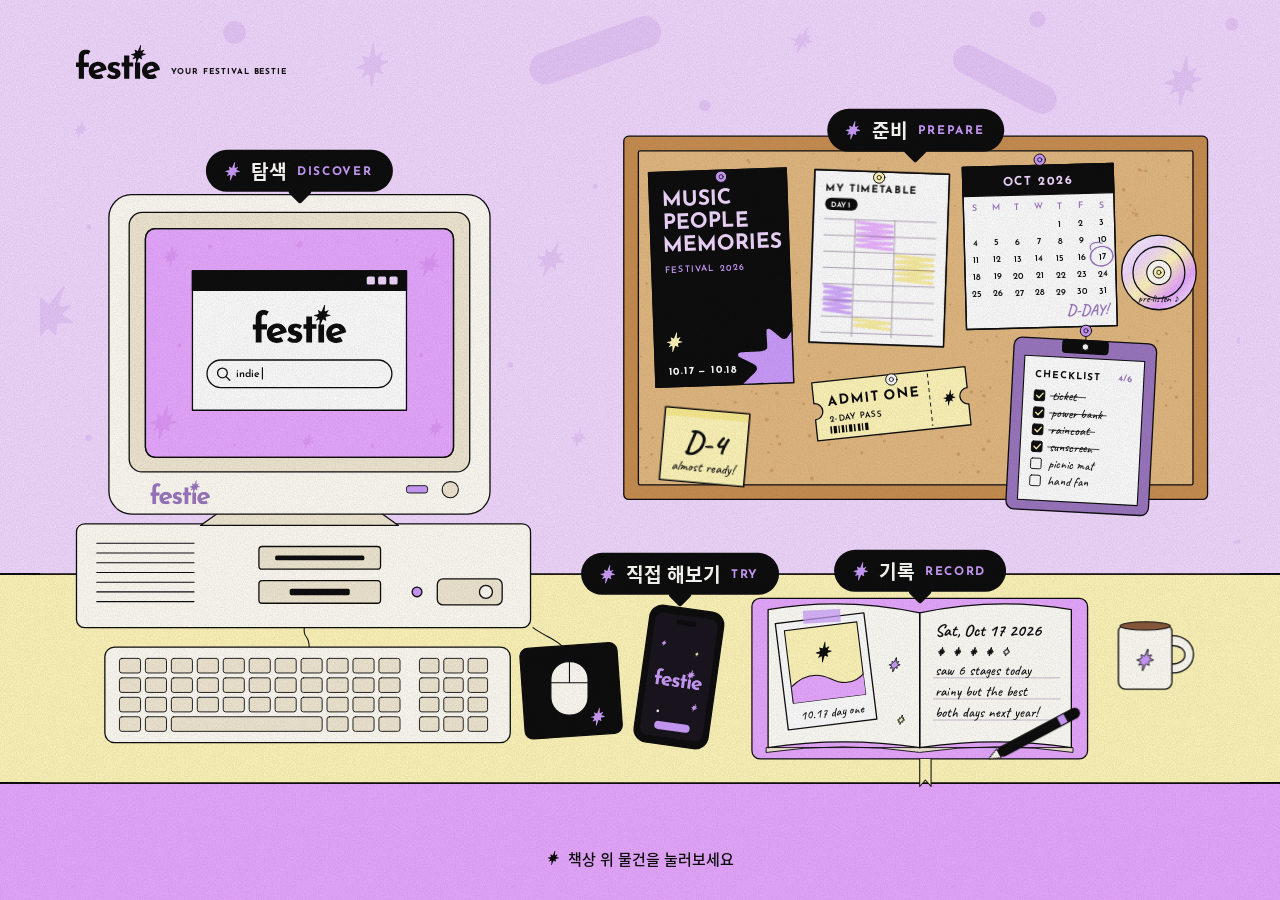
<file: festie-ipad/festie-site/index.html>
<!doctype html>
<html lang="ko">
<head>
<meta charset="utf-8">
<meta name="viewport" content="width=device-width, initial-scale=1, maximum-scale=1, user-scalable=no, viewport-fit=cover">
<meta name="apple-mobile-web-app-capable" content="yes">
<meta name="mobile-web-app-capable" content="yes">
<meta name="apple-mobile-web-app-title" content="Festie">
<meta name="apple-mobile-web-app-status-bar-style" content="black-translucent">
<meta name="theme-color" content="#F3D9FF">
<link rel="apple-touch-icon" href="icon-180.png">
<link rel="manifest" href="manifest.webmanifest">
<title>Festie</title>
<link rel="icon" href="../festie-prototype-v13/icons/favicon.svg" type="image/svg+xml">
<link rel="stylesheet" href="fonts/fonts.css">
<style>
/* Layout: one 16:9 illustrated desk scene (1600×900 units), letterboxed on the wall colour; labels and popups are HTML on top */
:root{
  --wall:#F3D9FF; --wall-tone:#E7C7F9; --spark-light:#E8A8FF; --lemon:#FFF7B8; --lemon-deep:#FBED90;
  --ink:#0A0A0A; --paper:#FFFDF7; --cream:#FFFDF4; --beige:#F1E9D2; --violet:#CC9CFC; --violet-ink:#9B76BF;
  --cork:#E3B97F; --wood:#C98E4F;
  --f-en:"Josefin Sans","Avenir Next","Segoe UI",sans-serif;
  --f-ko:"Noto Sans KR","Apple SD Gothic Neo","Malgun Gothic",sans-serif;
  --f-hand:"Caveat","Noto Sans KR",cursive;
  --f-pixel:"Silkscreen","Courier New",monospace;
  color-scheme:light;
}
html,body{height:100%;margin:0}
html{touch-action:manipulation;-webkit-text-size-adjust:100%}
body{-webkit-touch-callout:none;-webkit-tap-highlight-color:transparent}
[hidden]{display:none!important}
body{background:linear-gradient(to bottom,#F3D9FF 0 50%,#E8A8FF 50% 100%);color:var(--ink);font-family:var(--f-ko);overflow:hidden}
/* wider than 16:9: side bands continue wall, desk line, desk and desk front at the scene's own heights */
/* wider than 4:3 (iPad Pro 11"): side bands continue wall, desk line, desk and desk front at the scene's own heights */
@media (min-aspect-ratio:4/3){body{background:linear-gradient(to bottom,#F3D9FF 0 calc(63.78% - .9px),#0A0A0A calc(63.78% - .9px) calc(63.78% + .9px),#FFF7B8 calc(63.78% + .9px) calc(87.03% - .9px),#0A0A0A calc(87.03% - .9px) calc(87.03% + .9px),#E8A8FF calc(87.03% + .9px) 100%)}}
body::after{content:"";position:fixed;inset:0;z-index:5;pointer-events:none;opacity:.9;background-image:url("data:image/svg+xml,%3Csvg xmlns='http://www.w3.org/2000/svg' width='220' height='220'%3E%3Cfilter id='n'%3E%3CfeTurbulence type='fractalNoise' baseFrequency='.9' numOctaves='2' stitchTiles='stitch'/%3E%3CfeColorMatrix values='0 0 0 0 .04 0 0 0 0 .03 0 0 0 0 .06 0 0 0 .16 0'/%3E%3C/filter%3E%3Crect width='220' height='220' filter='url(%23n)'/%3E%3C/svg%3E")}
.stage{box-sizing:border-box;height:100%;padding-top:env(safe-area-inset-top,0px);display:flex;align-items:center;justify-content:center}
.scene{position:relative;width:min(100%,calc((100dvh - env(safe-area-inset-top,0px)) * 4 / 3));aspect-ratio:4/3;max-width:100%;container-type:inline-size;user-select:none;-webkit-user-select:none}
.scene>svg{display:block;width:100%;height:100%}
@media (max-width:700px){
  body{padding-left:max(16px,env(safe-area-inset-left,0px));padding-right:max(16px,env(safe-area-inset-right,0px))}
}
svg text{stroke:none}
.hot{cursor:pointer}
.hot:focus{outline:none}
.hot:focus-visible .lift,.hot:focus-visible .wob{outline:3px solid var(--violet-ink);outline-offset:4px}
.lift,.wob{transform-box:fill-box;transition:transform .35s cubic-bezier(.34,1.4,.64,1)}
.lift{transform-origin:50% 100%}
.wob{transform-origin:50% 0%}
@media (hover:hover){.hot:hover .lift{transform:translateY(-7px)}.hot:hover .wob{animation:wob .6s ease-in-out}}
.hot.is-hover .lift{transform:translateY(-7px)}
.cork-group.is-hover .wob,.hot.is-hover .wob{animation:wob .6s ease-in-out}
@keyframes wob{0%,100%{transform:rotate(0)}30%{transform:rotate(-2.4deg)}70%{transform:rotate(1.8deg)}}
.blink{animation:blink 1s steps(1) infinite}
@keyframes blink{50%{opacity:0}}
.led{animation:led 2.4s ease-in-out infinite}
@keyframes led{50%{opacity:.35}}
.twinkle{animation:tw 2.2s ease-in-out infinite;transform-box:fill-box;transform-origin:center}
@keyframes tw{0%,100%{opacity:.25;transform:scale(.7)}50%{opacity:1;transform:scale(1)}}
.steam{animation:steam 3s ease-in-out infinite;opacity:.0}
.steam.s2{animation-delay:1.1s}
@keyframes steam{0%{opacity:0;transform:translateY(8px)}40%{opacity:.8}100%{opacity:0;transform:translateY(-14px)}}
#notif{opacity:0;transform:translateY(-14px);transition:opacity .4s ease,transform .5s cubic-bezier(.34,1.4,.64,1)}
.has-push #notif{opacity:1;transform:none}
.has-push .phone-buzz{animation:buzz .5s ease-in-out 2}
@keyframes buzz{0%,100%{transform:rotate(0)}25%{transform:rotate(-2deg)}75%{transform:rotate(2deg)}}
#ring{opacity:0}
.has-push #ring{animation:ring 1.8s ease-out infinite}
@keyframes ring{0%{opacity:.9;transform:scale(1)}100%{opacity:0;transform:scale(1.18)}}
#ring{transform-box:fill-box;transform-origin:center}

/* labels on objects */
.tag{position:absolute;transform:translate(-50%,-100%);display:inline-flex;align-items:center;gap:.5em;padding:.62em 1.05em .58em .85em;border:0;border-radius:999px;background:var(--ink);color:var(--paper);font:700 clamp(13px,1.6cqw,24px)/1 var(--f-ko);cursor:pointer;white-space:nowrap;animation:bob 2.6s ease-in-out infinite;transition:background .2s,color .2s}
.tag::after{content:"";position:absolute;left:50%;bottom:-.48em;width:.9em;height:.9em;background:inherit;transform:translateX(-50%) rotate(45deg);border-radius:.12em;z-index:-1}
.tag span{font:700 .62em/1 var(--f-en);letter-spacing:.14em;color:var(--violet);padding-top:.18em}
.tag svg{width:1em;height:1em;flex:none;fill:var(--violet)}
.tag:nth-of-type(2){animation-delay:-.6s}.tag:nth-of-type(3){animation-delay:-1.2s}.tag:nth-of-type(4){animation-delay:-1.8s}
@media (hover:hover){.tag:hover{background:var(--violet);color:var(--ink)}.tag:hover span,.tag:hover svg{color:var(--ink);fill:var(--ink)}}
.tag.is-hover,.tag:focus-visible{background:var(--violet);color:var(--ink);outline:none}
.tag.is-hover span,.tag:focus-visible span{color:var(--ink)}
.tag.is-hover svg,.tag:focus-visible svg{fill:var(--ink)}
@keyframes bob{0%,100%{translate:0 0}50%{translate:0 -5px}}
.hint{position:absolute;left:50%;top:93.7%;transform:translate(-50%,-50%);font:500 clamp(12px,1.25cqw,19px)/1 var(--f-ko);display:flex;align-items:center;gap:.5em;white-space:nowrap;pointer-events:none}
.hint svg{width:1em;height:1em;animation:tw 1.6s ease-in-out infinite}
.offline{position:fixed;right:max(16px,env(safe-area-inset-right,0px));bottom:max(14px,env(safe-area-inset-bottom,0px));z-index:30;margin:0;padding:8px 14px 7px;border-radius:999px;background:var(--ink);color:var(--violet);font:600 13px/1 var(--f-ko);transition:opacity .6s}
.hud{position:absolute;left:3%;top:5%;display:flex;align-items:flex-end;gap:.9cqw;pointer-events:none}
.hud svg{width:clamp(56px,7cqw,110px);height:auto;display:block}
.hud p{margin:0 0 .35em;font:700 clamp(7px,.68cqw,11px)/1 var(--f-en);letter-spacing:.12em;text-transform:uppercase;white-space:nowrap}

/* popup window */
.modal{position:fixed;inset:0;z-index:20;display:flex;align-items:center;justify-content:center;padding:16px;padding-left:max(16px,env(safe-area-inset-left,0px));padding-right:max(16px,env(safe-area-inset-right,0px));background:rgba(10,10,10,.42)}
.win{width:min(560px,100%);max-height:calc(100dvh - 32px);display:flex;flex-direction:column;background:var(--paper);border:2.5px solid var(--ink);border-radius:14px;box-shadow:8px 8px 0 var(--ink);overflow:hidden;animation:pop .32s cubic-bezier(.34,1.35,.64,1)}
.win.wide{width:min(720px,100%)}
@keyframes pop{from{transform:translateY(16px) scale(.96);opacity:0}to{transform:none;opacity:1}}
.bar{display:flex;align-items:center;gap:10px;padding:9px 10px 9px 16px;background:var(--ink);color:var(--violet)}
.bar .file{font:400 13px/1 var(--f-pixel);letter-spacing:.06em;flex:1}
.bar .sq{width:11px;height:11px;border-radius:2px;background:var(--wall)}
.bar .x{width:28px;height:28px;border-radius:6px;border:0;background:var(--violet);color:var(--ink);font:700 16px/1 var(--f-en);cursor:pointer;display:grid;place-items:center}
.bar .x:focus-visible{outline:3px solid var(--lemon);outline-offset:2px}
.body{padding:44px 68px 46px;overflow:auto;display:flex;flex-direction:column;gap:18px}
.eyebrow{align-self:flex-start;margin:0;padding:6px 10px 4px;border:2px solid var(--ink);border-radius:999px;font:700 12px/1 var(--f-en);letter-spacing:.16em}
.body h2{margin:0;font:800 clamp(24px,3.4vw,34px)/1.22 var(--f-ko);letter-spacing:-.03em;text-wrap:balance}
.lead{margin:-4px 0 0;font:400 16.5px/1.65 var(--f-ko);color:#3a3340}
.tabs{display:flex;flex-wrap:wrap;gap:6px}
.tabs button{border:2px solid var(--ink);background:var(--paper);border-radius:999px;padding:8px 13px 7px;font:700 13.5px/1 var(--f-ko);cursor:pointer;color:var(--ink)}
.tabs button[aria-selected="true"]{background:var(--ink);color:var(--paper)}
.tabs button:focus-visible{outline:3px solid var(--violet-ink);outline-offset:2px}
.panel{border:2px solid var(--ink);border-radius:12px;padding:16px 18px;background:var(--lemon);display:flex;flex-direction:column;gap:8px}
.panel .obj{margin:0;font:700 11px/1 var(--f-en);letter-spacing:.14em;color:#5e5640}
.panel .obj b{font-family:var(--f-ko);letter-spacing:0;font-size:12px}
.panel p.t{margin:0;font:400 15px/1.65 var(--f-ko)}
.extra{margin:0;padding:14px 16px;border-radius:12px;background:var(--lemon);font:400 14.5px/1.6 var(--f-ko)}
.extra b{display:block;font-weight:700;margin-bottom:2px}
.actions{display:flex;flex-wrap:wrap;gap:10px;align-items:center}
.cta{display:inline-flex;align-items:center;gap:8px;border:2px solid var(--ink);background:var(--ink);color:var(--paper);border-radius:999px;padding:13px 20px 12px;font:700 15px/1 var(--f-ko);cursor:pointer;text-decoration:none}
.cta:hover{background:var(--violet-ink);border-color:var(--violet-ink)}
.cta.ghost{background:var(--paper);color:var(--ink)}
.cta.ghost:hover{background:var(--wall)}
.cta:focus-visible{outline:3px solid var(--violet-ink);outline-offset:3px}
/* feature popup: line-drawn phone + text */
.feat{display:grid;grid-template-columns:auto minmax(0,1fr);gap:52px;align-items:center}
.feat-text{display:flex;flex-direction:column;gap:18px;min-width:0}
.pm-wrap{display:flex;flex-direction:column;align-items:center;gap:12px;position:sticky;top:0}
.pm{box-sizing:border-box;position:relative;width:min(236px,calc((100dvh - 210px) * .43));padding:9px;border:1.6px solid var(--ink);border-radius:38px;background:var(--paper)}
.pm::before,.pm::after{content:"";position:absolute;width:5px;border:1.4px solid var(--ink);background:var(--paper);border-radius:3px}
.pm::before{right:-6.5px;top:22%;height:13%;border-left:0;border-radius:0 3px 3px 0}
.pm::after{left:-6.5px;top:17%;height:20%;border-right:0;border-radius:3px 0 0 3px;box-shadow:0 0 0 0 transparent}
.pm-screen{position:relative;border:1.3px solid var(--ink);border-radius:27px;overflow:hidden;background:#F4D9FF}
.sb{display:flex;align-items:center;justify-content:space-between;padding:9px 16px 5px 20px;background:#F4D9FF;color:var(--ink);font:700 10.5px/1 var(--f-en);transition:background .25s,color .25s}
.sb-i{display:flex;align-items:center;gap:4px}
.sb-i svg{display:block}
.pm-img{position:relative;aspect-ratio:600/1298}
.pm-screen img{position:absolute;inset:0;width:100%;height:100%;object-fit:cover;display:block;transition:opacity .25s ease}
.pm-screen img.out{opacity:0}
.pts{list-style:none;margin:0;padding:0;display:flex;flex-direction:column;gap:4px;border-top:1.5px solid var(--ink);padding-top:10px}
.pt{width:100%;display:grid;grid-template-columns:22px 1fr 16px;gap:10px;align-items:start;padding:12px 12px 12px 10px;border:1.5px solid transparent;border-radius:12px;background:transparent;text-align:left;cursor:pointer;color:var(--ink);font:inherit}
.pt:hover{background:#FAF0FF}
.pt[aria-selected="true"]{background:var(--wall);border-color:var(--ink)}
.pt:focus-visible{outline:3px solid var(--violet-ink);outline-offset:2px}
.pt svg{width:16px;height:16px;margin-top:3px;fill:var(--ink)}
.pt .arr{font:700 14px/1.4 var(--f-en);opacity:0;transition:opacity .2s}
.pt[aria-selected="true"] .arr{opacity:1}
.pt b{display:block;font:700 15px/1.4 var(--f-ko);margin-bottom:2px}
.pt span.d{display:block;font:400 14px/1.55 var(--f-ko);color:#3a3340}
.win.feature,.win.live-win{width:min(920px,100%)}
@media (max-width:700px){
  .feat{grid-template-columns:1fr;gap:20px}
  .pm-wrap{position:static}
  .pm{width:min(190px,52vw)}
}
/* live prototype phone */
.live{display:grid;grid-template-columns:auto minmax(0,1fr);gap:52px;align-items:center}
.lp{--s:.8;box-sizing:border-box;width:calc(390px * var(--s) + 20px);padding:9px;border:1.6px solid var(--ink);border-radius:calc(64px * var(--s) + 9px);background:var(--paper);position:relative}
.lp::before,.lp::after{content:"";position:absolute;width:5px;border:1.4px solid var(--ink);background:var(--paper)}
.lp::before{right:-6.5px;top:22%;height:13%;border-left:0;border-radius:0 3px 3px 0}
.lp::after{left:-6.5px;top:17%;height:20%;border-right:0;border-radius:3px 0 0 3px}
.lp-screen{border:1.3px solid var(--ink);border-radius:calc(64px * var(--s));overflow:hidden;background:#0A0A0A}
.lp .sb{padding:calc(14px * var(--s)) calc(26px * var(--s)) calc(6px * var(--s)) calc(34px * var(--s));font-size:calc(15px * var(--s))}
.lp-view{position:relative;width:calc(390px * var(--s));height:calc(844px * var(--s));overflow:hidden}
.lp-view iframe{position:absolute;left:0;top:0;width:390px;height:844px;border:0;transform:scale(var(--s));transform-origin:0 0;background:#0A0A0A}
.live-text{display:flex;flex-direction:column;gap:18px;min-width:0}
.live-text .tip{margin:0;display:flex;gap:8px;align-items:center;font:500 14.5px/1.5 var(--f-ko);padding:10px 14px;border-radius:10px;background:var(--wall);align-self:flex-start}
.live-text .tip svg{width:14px;height:14px;fill:var(--ink);flex:none}
.qr img{width:100%;height:100%;display:block;image-rendering:pixelated}

@media (max-width:760px){.live{grid-template-columns:1fr;gap:24px}.lp{justify-self:center}}
/* try popup */
.try{display:grid;grid-template-columns:auto minmax(0,1fr);gap:44px;align-items:center}
.mock{box-sizing:border-box;width:218px;aspect-ratio:9/18.5;border:1.6px solid var(--ink);border-radius:38px;background:var(--paper);padding:9px}
.mock-screen{position:relative;height:100%;box-sizing:border-box;border:1.3px solid var(--ink);border-radius:27px;background:#120E16;overflow:hidden;display:flex;flex-direction:column;align-items:center;justify-content:center;gap:10px}
.mock-screen svg.logo{width:110px;fill:var(--violet);position:relative;z-index:1;margin-top:30px}
.mock-screen p{position:relative;z-index:1;margin:0;color:#e9dcf2;font:400 11px/1.4 var(--f-ko);text-align:center}
.mock-screen .go{position:absolute;bottom:22px;left:16px;right:16px;padding:11px 0 10px;border-radius:999px;background:var(--violet);color:var(--ink);font:700 12px/1 var(--f-ko);text-align:center}
.conf{position:absolute;inset:0}
.conf i{position:absolute;width:9px;height:9px;background:var(--violet);clip-path:polygon(50% 0,62% 38%,100% 50%,62% 62%,50% 100%,38% 62%,0 50%,38% 38%);animation:fall 5s linear infinite}
.conf i:nth-child(3n){background:var(--lemon);width:6px;height:6px}
.conf i:nth-child(4n){border-radius:50%;clip-path:none;width:4px;height:4px;background:#fff}
@keyframes fall{from{transform:translateY(-30px) rotate(0)}to{transform:translateY(420px) rotate(220deg)}}
.from{align-self:flex-start;margin:0;padding:8px 12px;border-radius:10px;background:var(--wall);font:500 13.5px/1.4 var(--f-ko)}
.qrrow{display:flex;gap:14px;align-items:center}
.qr{width:96px;height:96px;padding:6px;border:2px solid var(--ink);border-radius:10px;background:#fff;flex:none}
.qr img,.qr canvas{width:100%!important;height:100%!important;display:block;image-rendering:pixelated}
.qrrow p{margin:0;font:400 14px/1.55 var(--f-ko);color:#3a3340}
.qrrow code{display:block;margin-top:4px;font:400 11px/1.4 var(--f-pixel);color:#6b6075;word-break:break-all}
@media (max-width:620px){
  .try{grid-template-columns:1fr;gap:28px}
  .mock{width:170px;justify-self:center}
  .body{padding:22px 20px 22px}
}
@media (prefers-reduced-motion:reduce){
  *,*::before,*::after{animation:none!important;transition:none!important}
  .steam{opacity:.6}
}
</style>
</head>
<body>


<div class="stage">
<div class="scene" id="scene">
<svg viewBox="60 -120 1480 1110" xmlns="http://www.w3.org/2000/svg" role="img" aria-label="페스티벌 준비 중인 책상: 레트로 컴퓨터, 코르크보드, 펼친 다이어리, 핸드폰" stroke="#0A0A0A" stroke-width="1.6" stroke-linejoin="round" stroke-linecap="round">
<defs>
  <path id="sym" vector-effect="non-scaling-stroke" d="M1.24 -5.00C1.20 -5.01 1.16 -5.00 1.12 -4.97C1.08 -4.93 1.18 -5.23 0.98 -4.78C0.79 -4.34 0.16 -2.77 -0.06 -2.30C-0.27 -1.83 -0.23 -2.03 -0.29 -1.96C-0.35 -1.90 -0.34 -1.92 -0.40 -1.91C-0.46 -1.91 -0.46 -1.86 -0.65 -1.95C-0.85 -2.04 -1.36 -2.36 -1.56 -2.45C-1.77 -2.54 -1.80 -2.52 -1.87 -2.49C-1.93 -2.46 -1.97 -2.49 -1.93 -2.25C-1.90 -2.00 -1.69 -1.28 -1.66 -1.03C-1.63 -0.79 -1.66 -0.86 -1.74 -0.79C-1.81 -0.71 -1.79 -0.68 -2.11 -0.58C-2.42 -0.49 -3.34 -0.31 -3.64 -0.22C-3.94 -0.12 -3.87 -0.07 -3.91 -0.02C-3.94 0.04 -3.89 0.08 -3.86 0.11C-3.83 0.15 -3.95 0.13 -3.73 0.21C-3.50 0.28 -2.77 0.47 -2.53 0.55C-2.30 0.63 -2.37 0.62 -2.31 0.67C-2.26 0.71 -2.21 0.74 -2.20 0.82C-2.19 0.90 -2.11 0.90 -2.25 1.15C-2.40 1.39 -2.93 2.09 -3.05 2.31C-3.18 2.52 -3.07 2.42 -3.01 2.43C-2.94 2.45 -2.90 2.48 -2.67 2.40C-2.44 2.32 -1.82 2.03 -1.61 1.96C-1.40 1.89 -1.47 1.95 -1.41 1.98C-1.36 2.01 -1.31 2.02 -1.27 2.12C-1.24 2.21 -1.20 2.11 -1.22 2.54C-1.24 2.96 -1.37 4.28 -1.40 4.68C-1.42 5.07 -1.39 4.85 -1.37 4.90C-1.35 4.95 -1.31 4.98 -1.27 4.99C-1.24 5.00 -1.20 5.02 -1.15 4.98C-1.10 4.94 -1.17 5.20 -0.98 4.76C-0.78 4.32 -0.17 2.78 0.03 2.31C0.24 1.85 0.16 2.05 0.25 1.99C0.34 1.92 0.33 1.84 0.56 1.92C0.78 2.00 1.38 2.37 1.60 2.46C1.82 2.56 1.81 2.52 1.87 2.49C1.92 2.45 1.96 2.50 1.92 2.27C1.88 2.04 1.68 1.33 1.65 1.08C1.62 0.83 1.68 0.85 1.74 0.77C1.79 0.69 1.65 0.72 1.97 0.62C2.30 0.52 3.38 0.29 3.70 0.19C4.02 0.09 3.88 0.06 3.90 0.01C3.93 -0.04 3.88 -0.08 3.85 -0.12C3.82 -0.16 3.93 -0.15 3.70 -0.22C3.48 -0.30 2.73 -0.49 2.49 -0.57C2.25 -0.65 2.33 -0.64 2.28 -0.69C2.23 -0.73 2.18 -0.76 2.17 -0.83C2.17 -0.91 2.11 -0.93 2.25 -1.15C2.38 -1.37 2.85 -1.97 2.99 -2.17C3.12 -2.36 3.04 -2.27 3.04 -2.31C3.05 -2.36 3.06 -2.41 3.01 -2.43C2.96 -2.45 2.98 -2.50 2.75 -2.43C2.51 -2.35 1.82 -2.04 1.60 -1.97C1.38 -1.90 1.46 -1.97 1.40 -1.99C1.35 -2.01 1.30 -2.03 1.27 -2.11C1.23 -2.19 1.19 -2.03 1.21 -2.46C1.23 -2.89 1.36 -4.30 1.39 -4.70C1.41 -5.11 1.39 -4.83 1.37 -4.88C1.34 -4.93 1.28 -4.99 1.24 -5.00Z"/>
  <symbol id="logo" viewBox="0 0 242.3 98.7"><path d="M22.9,63.8v33.7H7.9v-33.7H0v-13.2h7.9v-17c.1-8.4,4.4-16.2,12.6-18.9,4.9-1.6,9.9-1.5,14.8-.2,2.3.6,4.5,1.4,6.4,2.9l-6.3,10.8c-.7-1-1.6-1.5-2.6-1.9-3.9-1.4-8.1.2-9.3,4.2-.4,1.2-.5,2.4-.6,3.7v16.3h14.1v13.2h-14.1,0Z"></path><path d="M233.3,94c-2.9,1.7-5.9,2.8-9.1,3.7s-6.1,1.2-9.3,1c-3-.2-5.9-.6-8.8-1.6-7.7-2.6-13-8.6-14.9-16.4-.8-3.2-1-6.3-.7-9.6.8-7.9,5.5-14.5,12.3-18.6,3.2-1.9,6.6-3.2,10.4-3.7,7.7-1,15.5.5,21.2,6,4.6,4.3,6.8,10.1,7.9,16.3l-34.2,10.9c1.3,1.5,2.9,2.5,4.7,3.2,5.1,1.7,9.4.4,13.9-2.3l6.6,11.1h0ZM225.7,66.8c-.8-2.3-2.2-4.1-4.1-5.4-1.5-.9-3.1-1.2-4.8-1.2-2.6-.1-5.1.5-7.1,2-3.7,2.8-4.6,7.1-4.5,11.5l20.5-6.9h0Z"></path><path d="M72.9,82.9l6.6,11.1c-2.9,1.7-5.9,2.8-9.1,3.7s-6.4,1.2-9.7.9-6.8-.8-10-2.2c-6-2.5-10.5-7.3-12.6-13.5-1.1-3.3-1.5-6.7-1.5-10.2.2-8.8,5.3-16.3,12.9-20.6,2.8-1.6,5.6-2.7,8.8-3.2,3.9-.7,7.7-.6,11.6.2,4.2.9,7.9,2.9,11,6,4.4,4.3,6.6,10,7.7,16.1l-34.2,10.9c1.1,1.3,2.4,2.2,3.9,2.9,2.9,1.2,6.1,1.4,9.2.5,1.9-.6,3.6-1.4,5.5-2.5h0ZM72,66.8c-.8-2.2-2.2-4.2-4.2-5.4-1.5-1-3.2-1.2-5-1.2-2.9,0-5.6.8-7.8,2.7-3,2.8-3.8,6.7-3.6,10.8l20.5-6.9Z"></path><path d="M185.1,97.4h-15v-46.7h2.6s.8-10.8.8-10.8c0-1.1-.9-1.8-2-1.8l-7.4,3.2c-.2,0-.6-.1-.8-.3s-.2-.6-.1-.8l4.9-6.7c.6-.8.4-2.2-.7-2.5l-8-2.4c-.5-.1-.8-.5-.9-.9,0-.5.2-.9.8-1.1l10.6-2.7c.8-.2,1.3-1.2,1.1-2l-1.8-7.7c0-.3.3-.6.6-.7.3-.1.6,0,.9.2l5.8,3.2c.8.5,1.8.4,2.4-.4l6.7-15.9c.3-.6.7-.9,1.3-.7.7.2.7.7.7,1.4l-1.1,13.7c0,.7.2,1.2.7,1.6.5.4,1.1.4,1.8.2l6.6-2.9c.4-.1.7-.1,1,.1.2.1.4.7.2.9l-4.8,6.5c-.3.5-.5,1-.3,1.5.1.4.5,1,.9,1.1l8,2.3c.6.2.9.5.9,1.1,0,.6-.5.8-1,1l-9.9,2.5c-.9.2-1.9.9-1.7,1.9l1.7,7.6c0,.4,0,.8-.3.9-.3.2-.7,0-1,0l-5.9-3.2c-.5-.3-1-.4-1.5-.2-.4.2-.9.5-1.1,1.1l-4.9,11.7h9v46.7h0Z"></path><path d="M113.9,97.9c-8.8,1.6-18.5-.5-24.8-7.2l6.2-8.2c1.5,1.3,2.9,2.5,4.5,3.5,1.9,1.2,3.9,1.9,6.1,2.2,2.2.2,5.6,0,6.9-1.7,1.2-1.4.8-3.6-.7-4.7-.9-.7-1.8-1.2-2.8-1.5l-5.4-1.7c-1.7-.5-3.3-1.1-4.8-1.9-1.5-.8-2.8-1.7-3.9-2.9-3.7-4-4.7-9.8-2.7-14.9.9-2.3,2.2-4.3,4.2-5.9,3.3-2.8,6.7-3.9,11-4.2,7.4-.3,14,.5,20,5l-5.7,8.8c-1.6-1.2-3.2-2.1-4.9-2.8-1.8-.8-3.7-1.3-5.7-1.1-1.5,0-2.8.6-3.9,1.7-1.5,1.5-1.1,4,.6,5.1,1.1.8,2.4,1.3,3.7,1.7,2.6.7,5.1,1.4,7.6,2.4,1.7.7,3.1,1.5,4.5,2.6,2.2,1.8,3.7,4.2,4.3,7,1,5-.6,10.3-4.2,13.9-2.7,2.7-6.2,4.3-9.9,5h0Z"></path><polygon points="153.8 97.4 138.8 97.4 138.8 62.1 131.6 62.1 131.6 50.5 138.8 50.5 138.8 30.2 153.8 30.2 153.8 50.5 165.1 50.5 165.1 62.1 153.8 62.1 153.8 97.4"></polygon></symbol>
  <clipPath id="clipPoster"><rect x="815" y="90" width="170" height="265"/></clipPath>
  <clipPath id="clipWin"><rect x="214" y="156" width="332" height="208"/></clipPath>
  <clipPath id="clipScreen"><rect x="190" y="106" width="380" height="282" rx="12"/></clipPath>
  <clipPath id="clipPhoto"><rect x="985" y="652" width="90" height="90"/></clipPath>
  <linearGradient id="cdg" x1="0" y1="0" x2="1" y2="1">
    <stop offset="0" stop-color="#FFFFFF"/><stop offset=".3" stop-color="#F3D9FF"/><stop offset=".5" stop-color="#FFF7B8"/><stop offset=".72" stop-color="#E8A8FF"/><stop offset="1" stop-color="#FFFFFF"/>
  </linearGradient>
  <filter id="grain" x="0" y="0" width="100%" height="100%">
    <feTurbulence type="fractalNoise" baseFrequency=".9" numOctaves="2" stitchTiles="stitch" result="n"/>
    <feColorMatrix in="n" type="matrix" values="0 0 0 0 0.04  0 0 0 0 0.03  0 0 0 0 0.06  0 0 0 .16 0"/>
  </filter>
</defs>

<!-- WALL -->
<rect x="-100" y="-300" width="1800" height="890" fill="#F3D9FF" stroke="none"/>
<g fill="#E7C7F9" stroke="none">
  <use href="#sym" transform="translate(470 -40) rotate(-12) scale(5.2)"/>
  <use href="#sym" transform="translate(1000 -70) rotate(8) scale(3.4)"/>
  <use href="#sym" transform="translate(1470 -20) rotate(-6) scale(6)"/>
  <use href="#sym" transform="translate(110 40) scale(2.2)"/>
  <rect x="660" y="-78" width="170" height="40" rx="20" transform="rotate(-20 745 -58)"/>
  <rect x="1180" y="-40" width="140" height="36" rx="18" transform="rotate(28 1250 -22)"/>
  <circle cx="300" cy="-80" r="14"/><circle cx="1290" cy="-96" r="10"/><circle cx="880" cy="10" r="7"/><circle cx="1530" cy="-90" r="8"/>
  <use href="#sym" transform="translate(70 270) rotate(14) scale(8)"/>
  <use href="#sym" transform="translate(38 520) rotate(-8) scale(3.6)"/>
  <use href="#sym" transform="translate(690 200) rotate(10) scale(4.4)"/>
  <use href="#sym" transform="translate(724 420) scale(2.4)"/>
  <use href="#sym" transform="translate(655 535) scale(1.8)"/>
  <use href="#sym" transform="translate(1552 545) rotate(-12) scale(5.4)"/>
  <use href="#sym" transform="translate(1560 150) rotate(6) scale(3)"/>
  <circle cx="120" cy="420" r="4"/><circle cx="640" cy="330" r="3.5"/><circle cx="1540" cy="300" r="4"/><circle cx="120" cy="160" r="3"/><circle cx="745" cy="110" r="3"/>
</g>


<!-- DESK -->
<rect x="-100" y="588" width="1800" height="258" fill="#FFF7B8"/>
<rect x="-100" y="846" width="1800" height="300" fill="#E8A8FF"/>
<path d="M-100 588 H1700" fill="none"/>


<!-- ============ DISCOVER: retro computer ============ -->
<g class="hot" data-open="discover" id="obj-discover" aria-hidden="true" transform="translate(0 56)">
<g class="lift">
  <!-- case -->
  <rect x="105" y="470" width="560" height="128" rx="10" fill="#FFFDF4"/>
  <g fill="none" stroke-width="1.32"><path d="M130 494H250M130 506H250M130 518H250M130 530H250M130 542H250M130 554H250M130 566H250"/></g>
  <rect x="330" y="498" width="150" height="28" rx="4" fill="#F1E9D2"/>
  <rect x="350" y="509" width="110" height="6" rx="2" fill="#0A0A0A" stroke="none"/>
  <rect x="330" y="540" width="150" height="28" rx="4" fill="#F1E9D2"/>
  <rect x="368" y="550" width="74" height="8" rx="2" fill="#0A0A0A" stroke="none"/>
  <rect x="550" y="538" width="80" height="32" rx="7" fill="#F1E9D2"/>
  <circle cx="610" cy="554" r="8" fill="#FFFDF4"/>
  <circle class="led" cx="525" cy="554" r="6" fill="#CC9CFC"/>
  <!-- stand -->
  <path d="M286 452 H474 L502 472 H258 Z" fill="#F1E9D2"/>
  <!-- monitor -->
  <rect x="145" y="64" width="470" height="394" rx="28" fill="#FFFDF4"/>
  <rect x="170" y="86" width="420" height="320" rx="16" fill="#F1E9D2"/>
  <rect x="190" y="106" width="380" height="282" rx="12" fill="#E8A8FF"/>
  <g clip-path="url(#clipScreen)">
    <g fill="#DE97F7" stroke="none">
      <use href="#sym" transform="translate(222 140) rotate(-10) scale(2.6)"/>
      <use href="#sym" transform="translate(540 150) rotate(12) scale(3.4)"/>
      <use href="#sym" transform="translate(212 345) scale(4.2)"/>
      <use href="#sym" transform="translate(548 352) rotate(-8) scale(2.4)"/>
      <use href="#sym" transform="translate(380 126) scale(1.4)"/>
      <use href="#sym" transform="translate(390 368) rotate(6) scale(1.8)"/>
      <circle cx="270" cy="128" r="2.4"/><circle cx="500" cy="120" r="2"/><circle cx="232" cy="250" r="2.4"/><circle cx="530" cy="262" r="2.6"/><circle cx="300" cy="372" r="2"/><circle cx="470" cy="374" r="2.4"/>
    </g>
    <rect x="248" y="158" width="264" height="172" fill="#FFFFFF"/>
    <rect x="248" y="158" width="264" height="24" fill="#0A0A0A"/>
    <g fill="#F3D9FF" stroke="none"><rect x="463" y="165" width="10" height="10" rx="2"/><rect x="477" y="165" width="10" height="10" rx="2"/><rect x="491" y="165" width="10" height="10" rx="2"/></g>
    <use href="#logo" x="322" y="200" width="116" height="47" fill="#0A0A0A" stroke="none"/>
    <rect x="266" y="268" width="228" height="34" rx="17" fill="#FFFFFF"/>
    <circle cx="285" cy="284" r="6" fill="none"/><path d="M289.5 288.5 L294 293" fill="none"/>
    <text id="typed" x="302" y="289.5" font-family="Josefin Sans, sans-serif" font-weight="600" font-size="13" fill="#0A0A0A"></text>
    <rect id="caret" class="blink" x="302" y="277" width="1.4" height="15" fill="#0A0A0A" stroke="none"/>
  </g>
  <rect x="190" y="106" width="380" height="282" rx="12" fill="none"/>
  <use href="#logo" x="196" y="416" width="74" height="30" fill="#9B76BF" stroke="none"/>
  <rect class="led" x="512" y="423" width="26" height="9" rx="3" fill="#CC9CFC" stroke-width="1.1"/>
  <circle cx="566" cy="428" r="10" fill="#F1E9D2" stroke-width="1.32"/>
</g>
  <!-- keyboard -->
<g class="lift">
  <path d="M392 622 C392 606 384 612 386 598" fill="none" stroke-width="1.32"/>
  <rect x="140" y="622" width="500" height="118" rx="12" fill="#FFFDF4"/>
  <g id="keys" fill="#F1E9D2" stroke-width="1.1"></g>
</g>
</g>

<!-- mouse pad + mouse -->
<g transform="translate(0 46)">
  <rect x="655" y="630" width="120" height="112" rx="10" fill="#0A0A0A" transform="rotate(-4 715 686)"/>
  <use href="#sym" transform="translate(748 718) rotate(-4) scale(2.2)" fill="#CC9CFC" stroke="none"/>
  <path d="M712 652 C712 626 690 624 668 608" fill="none" stroke-width="1.32"/>
  <rect x="690" y="650" width="46" height="66" rx="22" fill="#FFFDF4"/>
  <path d="M690 676 H736 M713 650 V676" fill="none" stroke-width="1.32"/>
</g>

<!-- ============ PREPARE: cork board ============ -->
<g class="cork-group" id="obj-prepare">
  <rect x="780" y="48" width="720" height="448" rx="6" fill="#C98E4F"/>
  <rect x="798" y="66" width="684" height="412" rx="2" fill="#E3B97F"/>
  <g id="speckles" fill="#C08A50" stroke="none" opacity=".55"></g>

  <!-- poster -->
  <g transform="rotate(-2 900 222)"><g class="hot" data-open="prepare" data-tab="timetable" tabindex="0" role="button" aria-label="공연 포스터: 준비 · 타임테이블"><g class="wob">
    <rect x="815" y="90" width="170" height="265" fill="#0A0A0A"/>
    <g clip-path="url(#clipPoster)">
      <use href="#sym" transform="translate(975 330) rotate(12) scale(15)" fill="#CC9CFC" stroke="none"/>
      <use href="#sym" transform="translate(840 300) scale(2.4)" fill="#FFF7B8" stroke="none"/>
    </g>
    <g font-family="Josefin Sans, sans-serif" font-weight="700" font-size="26" fill="#F3D9FF">
      <text x="830" y="132">MUSIC</text><text x="830" y="160">PEOPLE</text><text x="830" y="188">MEMORIES</text>
    </g>
    <text x="831" y="214" font-family="Josefin Sans, sans-serif" font-weight="600" font-size="11" letter-spacing="1.5" fill="#CC9CFC">FESTIVAL 2026</text>
    <text x="831" y="340" font-family="Josefin Sans, sans-serif" font-weight="700" font-size="13" letter-spacing="1" fill="#FFFFFF">10.17 — 10.18</text>
    <rect x="815" y="90" width="170" height="265" fill="none"/>
  </g></g></g>
  <g><circle cx="900" cy="98" r="7" fill="#CC9CFC" stroke-width="1.2"/><circle cx="900" cy="98" r="2.6" fill="#CC9CFC" stroke-width="1"/></g>

  <!-- timetable printout -->
  <g transform="rotate(2 1095 200)"><g class="hot" data-open="prepare" data-tab="timetable" tabindex="0" role="button" aria-label="타임테이블 출력물: 준비 · 타임테이블"><g class="wob">
    <rect x="1012" y="92" width="166" height="213" fill="#FFFFFF"/>
    <text x="1026" y="118" font-family="Josefin Sans, sans-serif" font-weight="700" font-size="12.5" letter-spacing="1.4" fill="#0A0A0A">MY TIMETABLE</text>
    <rect x="1026" y="126" width="40" height="15" rx="7.5" fill="#0A0A0A" stroke="none"/>
    <text x="1046" y="137" text-anchor="middle" font-family="Josefin Sans, sans-serif" font-weight="700" font-size="9" fill="#FFFFFF">DAY 1</text>
    
    <g fill="none" stroke-width="0.9" stroke="#9a8aa2">
      <path d="M1026 152 H1164 M1026 172 H1164 M1026 192 H1164 M1026 212 H1164 M1026 232 H1164 M1026 252 H1164 M1026 272 H1164 M1026 292 H1164"/>
      <path d="M1064 152 V296 M1113 152 V296"/>
    </g>
    <g fill="none" stroke-width="4.2" stroke-linecap="round" stroke-linejoin="round" opacity=".85" style="mix-blend-mode:multiply"><path d="M1067.0 155.0 L1110.0 158.6 L1067.0 162.2 L1110.0 165.8 L1067.0 169.4 L1110.0 173.0 L1067.0 176.6 L1110.0 180.2 L1067.0 183.8 L1110.0 187.4" stroke="#E8A8FF"/><path d="M1116.0 195.0 L1161.0 198.6 L1116.0 202.2 L1161.0 205.8 L1116.0 209.4 L1161.0 213.0 L1116.0 216.6 L1161.0 220.2 L1116.0 223.8 L1161.0 227.4" stroke="#FBED90"/><path d="M1029.0 235.0 L1061.0 238.6 L1029.0 242.2 L1061.0 245.8 L1029.0 249.4 L1061.0 253.0 L1029.0 256.6 L1061.0 260.2 L1029.0 263.8 L1061.0 267.4" stroke="#CC9CFC"/><path d="M1067.0 275.0 L1110.0 278.6 L1067.0 282.2 L1110.0 285.8" stroke="#FBED90"/></g>
    <rect x="1012" y="92" width="166" height="213" fill="none"/>
  </g></g></g>
  <g><circle cx="1095" cy="99" r="7" fill="#FFF7B8" stroke-width="1.2"/><circle cx="1095" cy="99" r="2.6" fill="#FFF7B8" stroke-width="1"/></g>

  <!-- calendar -->
  <g transform="rotate(-1.5 1292 180)"><g class="hot" data-open="prepare" data-tab="today" tabindex="0" role="button" aria-label="달력: 준비 · 공연 당일"><g class="wob">
    <rect x="1200" y="84" width="186" height="200" fill="#FFFFFF"/>
    <rect x="1200" y="84" width="186" height="36" fill="#0A0A0A"/>
    <text x="1293" y="108" text-anchor="middle" font-family="Josefin Sans, sans-serif" font-weight="700" font-size="15" letter-spacing="2" fill="#F3D9FF">OCT 2026</text>
    <g id="cal" font-family="Josefin Sans, sans-serif" font-weight="600" font-size="11" text-anchor="middle" fill="#0A0A0A"></g>
    <ellipse cx="1369" cy="198" rx="14" ry="12" fill="none" stroke="#9B76BF" stroke-width="1.76" transform="rotate(-8 1369 198)"/>
    <path d="M1356 190 C1352 182 1362 179 1370 182" fill="none" stroke="#9B76BF" stroke-width="1.43"/>
    <text x="1350" y="270" text-anchor="middle" font-family="Caveat, cursive" font-weight="700" font-size="19" fill="#9B76BF">D-DAY!</text>
    <rect x="1200" y="84" width="186" height="200" fill="none"/>
  </g></g></g>
  <g><circle cx="1293" cy="77" r="7" fill="#CC9CFC" stroke-width="1.2"/><circle cx="1293" cy="77" r="2.6" fill="#CC9CFC" stroke-width="1"/></g>

  <!-- CD -->
  <g class="hot" data-open="prepare" data-tab="playlist" tabindex="0" role="button" aria-label="CD: 준비 · 플레이리스트"><g class="wob" style="transform-origin:50% 50%">
    <circle cx="1440" cy="216" r="46" fill="url(#cdg)"/>
    <circle cx="1440" cy="216" r="32" fill="none"/>
    
    <circle cx="1440" cy="216" r="15" fill="#FFFDF7" stroke-width="1.32"/>
    <circle cx="1440" cy="216" r="5" fill="#E3B97F" stroke-width="1.1"/>
    <text x="1440" y="252" text-anchor="middle" font-family="Caveat, cursive" font-size="13" fill="#0A0A0A">pre-listen ♪</text>
  </g></g>
  <g><circle cx="1440" cy="216" r="7" fill="#FFF7B8" stroke-width="1.2"/><circle cx="1440" cy="216" r="2.6" fill="#FFF7B8" stroke-width="1"/></g>

  <!-- sticky note -->
  <g transform="rotate(5 878 428)"><g class="hot" data-open="prepare" data-tab="today" tabindex="0" role="button" aria-label="메모: 준비 · 공연 당일"><g class="wob">
    <rect x="828" y="386" width="104" height="90" fill="#FFF7B8"/>
    <path d="M828 386 H932 V396 H828 Z" fill="#FBED90" stroke="none"/>
    <text x="880" y="438" text-anchor="middle" font-family="Caveat, cursive" font-weight="700" font-size="38" fill="#0A0A0A">D-4</text>
    <text x="880" y="462" text-anchor="middle" font-family="Caveat, cursive" font-size="17" fill="#0A0A0A">almost ready!</text>
    <rect x="828" y="386" width="104" height="90" fill="none"/>
  </g></g></g>

  <!-- ticket -->
  <g transform="rotate(-6 1110 378)"><g class="hot" data-open="prepare" data-tab="ticket" tabindex="0" role="button" aria-label="티켓: 준비 · 티켓"><g class="wob">
    <path d="M1015 342 H1205 V368 A10 10 0 0 0 1205 388 V414 H1015 V388 A10 10 0 0 0 1015 368 Z" fill="#FFF7B8"/>
    <path d="M1158 346 V410" fill="none" stroke-width="1.1" stroke-dasharray="4 5"/>
    <text x="1032" y="372" font-family="Josefin Sans, sans-serif" font-weight="700" font-size="17" letter-spacing="1.2" fill="#0A0A0A">ADMIT ONE</text>
    <text x="1032" y="392" font-family="Josefin Sans, sans-serif" font-weight="600" font-size="10.5" letter-spacing=".6" fill="#0A0A0A">2-DAY PASS</text>
    <g fill="#0A0A0A" stroke="none"><rect x="1032" y="398" width="2" height="9"/><rect x="1036" y="398" width="4" height="9"/><rect x="1042" y="398" width="1.5" height="9"/><rect x="1046" y="398" width="3" height="9"/><rect x="1051" y="398" width="1.5" height="9"/><rect x="1055" y="398" width="4" height="9"/><rect x="1061" y="398" width="2" height="9"/><rect x="1066" y="398" width="3" height="9"/><rect x="1071" y="398" width="1.5" height="9"/><rect x="1075" y="398" width="4" height="9"/></g>
    <use href="#sym" transform="translate(1182 378) scale(1.9)" fill="#0A0A0A" stroke="none"/>
  </g></g></g>
  <g><circle cx="1110" cy="348" r="7" fill="#FFFFFF" stroke-width="1.2"/><circle cx="1110" cy="348" r="2.6" fill="#FFFFFF" stroke-width="1"/></g>

  <!-- clipboard checklist -->
  <path d="M1350 290 L1350 303" fill="none" stroke-width="1.2"/>
  <g transform="rotate(3 1350 296)"><g class="hot" data-open="prepare" data-tab="check" tabindex="0" role="button" aria-label="체크리스트 클립보드: 준비 · 체크리스트"><g class="wob">
    <rect x="1262" y="300" width="176" height="212" rx="10" fill="#9B76BF"/>
    <rect x="1276" y="322" width="148" height="178" fill="#FFFFFF" stroke-width="1.32"/>
    <text x="1290" y="348" font-family="Josefin Sans, sans-serif" font-weight="700" font-size="12" letter-spacing="1.4" fill="#0A0A0A">CHECKLIST</text>
    <text x="1410" y="348" text-anchor="end" font-family="Josefin Sans, sans-serif" font-weight="700" font-size="11" fill="#9B76BF">4/6</text>
    <g id="checks"></g>
    <rect x="1322" y="300" width="56" height="16" rx="4" fill="#0A0A0A"/>
    <circle cx="1350" cy="308" r="4" fill="#FFFDF7" stroke-width="1.1"/>
  </g></g></g>
  <g><circle cx="1350" cy="288" r="7" fill="#CC9CFC" stroke-width="1.2"/><circle cx="1350" cy="288" r="2.6" fill="#CC9CFC" stroke-width="1"/></g>
</g>

<!-- ============ RECORD: open diary ============ -->
<g class="hot" data-open="record" id="obj-record" aria-hidden="true"><g class="lift">
  <rect x="938" y="618" width="414" height="198" rx="10" fill="#E8A8FF"/>
  <path d="M1145 816 V850 L1152 842 L1159 850 V816" fill="#FFF7B8" stroke-width="1.32"/>
  <path d="M956 808 Q1050 794 1145 808 Q1240 794 1334 808 L1334 802 L956 802 Z" fill="#F1E9D2" stroke-width="1.1"/>
  <path d="M958 632 Q1050 616 1145 636 L1145 802 Q1050 788 958 802 Z" fill="#FFFEF7"/>
  <path d="M1145 636 Q1240 616 1332 632 L1332 802 Q1240 788 1145 802 Z" fill="#FFFEF7"/>
  <path d="M1145 636 V802" fill="none"/>
  <!-- polaroid -->
  <g transform="rotate(-7 1030 712)">
    <rect x="975" y="642" width="110" height="132" fill="#FFFFFF"/>
    <rect x="985" y="652" width="90" height="90" fill="#FFF7B8" stroke-width="1.32"/>
    <g clip-path="url(#clipPhoto)">
      <path d="M985 722 Q1010 702 1035 718 T1080 712 V745 H985 Z" fill="#E8A8FF" stroke-width="1.32"/>
      <use href="#sym" transform="translate(1030 684) scale(2.5)" fill="#0A0A0A" stroke="none"/>
    </g>
    <text x="992" y="764" font-family="Caveat, cursive" font-size="16" fill="#0A0A0A">10.17 day one</text>
    <rect x="1010" y="632" width="46" height="16" fill="#CC9CFC" opacity=".75" stroke="none" transform="rotate(4 1033 640)"/>
  </g>
  <use href="#sym" transform="translate(1114 700) scale(1.7)" fill="#CC9CFC" stroke-width="0.9"/>
  <use href="#sym" transform="translate(1122 768) scale(1.1)" fill="#FFF7B8" stroke-width="0.9"/>
  <!-- right page -->
  <text x="1164" y="664" font-family="Caveat, cursive" font-weight="700" font-size="21" fill="#0A0A0A">Sat, Oct 17 2026</text>
  <g stroke-width="0.9">
    <use href="#sym" transform="translate(1172 684) scale(1)" fill="#0A0A0A"/>
    <use href="#sym" transform="translate(1192 684) scale(1)" fill="#0A0A0A"/>
    <use href="#sym" transform="translate(1212 684) scale(1)" fill="#0A0A0A"/>
    <use href="#sym" transform="translate(1232 684) scale(1)" fill="#0A0A0A"/>
    <use href="#sym" transform="translate(1252 684) scale(1)" fill="#FFFEF7"/>
  </g>
  <g fill="none" stroke-width="0.9" stroke="#b9aac2"><path d="M1162 716 H1318 M1162 742 H1318 M1162 768 H1318"/></g>
  <g font-family="Caveat, cursive" font-size="18" fill="#0A0A0A">
    <text x="1164" y="712">saw 6 stages today</text>
    <text x="1164" y="738">rainy but the best</text>
    <text x="1164" y="764">both days next year!</text>
  </g>
  <g transform="rotate(-28 1290 784)">
    <rect x="1236" y="778" width="112" height="12" rx="6" fill="#0A0A0A"/>
    <path d="M1236 778 L1222 784 L1236 790 Z" fill="#FFFDF4" stroke-width="1.1"/>
    <rect x="1320" y="778" width="10" height="12" fill="#CC9CFC" stroke-width="1.1"/>
  </g>
</g></g>

<!-- mug -->
<g>
  <path class="steam" d="M1412 640 C1404 628 1420 620 1412 606" fill="none" stroke="#9B76BF" stroke-width="1.32"/>
  <path class="steam s2" d="M1432 640 C1424 628 1440 620 1432 606" fill="none" stroke="#9B76BF" stroke-width="1.32"/>
  <path d="M1454 664 C1492 662 1492 712 1454 710 L1454 699 C1478 700 1478 675 1454 676 Z" fill="#FFFDF4"/>
  <rect x="1390" y="650" width="66" height="80" rx="9" fill="#FFFDF4"/>
  <ellipse cx="1423" cy="652" rx="31" ry="5" fill="#8a5a3a" stroke-width="1.32"/>
  <use href="#sym" transform="translate(1423 694) scale(2.6)" fill="#CC9CFC" stroke-width="0.9"/>
</g>

<!-- ============ TRY: phone ============ -->
<g class="hot" data-open="try" id="obj-try" aria-hidden="true">
  <rect x="770" y="618" width="156" height="200" fill="transparent" stroke="none"/>
  <g transform="rotate(8 848 715)"><g class="lift"><g class="phone-buzz" style="transform-box:fill-box;transform-origin:center">
    <rect id="ring" x="796" y="624" width="104" height="182" rx="20" fill="none" stroke="#9B76BF" stroke-width="1.65"/>
    <rect x="802" y="630" width="92" height="170" rx="16" fill="#0A0A0A"/>
    <rect x="809" y="639" width="78" height="152" rx="10" fill="#16121A" stroke="none"/>
    <rect x="836" y="645" width="24" height="6" rx="3" fill="#0A0A0A" stroke="none"/>
    <use href="#logo" x="818" y="704" width="60" height="24" fill="#CC9CFC" stroke="none"/>
    <g fill="#CC9CFC" stroke="none">
      <use class="twinkle" href="#sym" transform="translate(824 676) scale(.8)"/>
      <use class="twinkle" style="animation-delay:.7s" href="#sym" transform="translate(872 750) scale(1)"/>
      <use class="twinkle" style="animation-delay:1.3s" href="#sym" transform="translate(866 684) scale(.6)" fill="#FFF7B8"/>
      <circle class="twinkle" style="animation-delay:.4s" cx="828" cy="760" r="1.6" fill="#FFFFFF"/>
    </g>
    <rect x="826" y="772" width="44" height="10" rx="5" fill="#CC9CFC" stroke="none"/>
    <g id="notif">
      <rect x="812" y="654" width="72" height="38" rx="8" fill="#FFFDF7" stroke-width="0.9"/>
      <use href="#logo" x="817" y="659" width="18" height="7.4" fill="#0A0A0A" stroke="none"/>
      <text x="817" y="676" font-family="Josefin Sans, sans-serif" font-weight="700" font-size="7.5" fill="#0A0A0A">D-DAY</text>
      <text x="817" y="686" font-family="Josefin Sans, sans-serif" font-weight="600" font-size="6.6" fill="#0A0A0A">It's festival day!</text>
    </g>
  </g></g></g>
</g>

<!-- grain -->

</svg>

<div class="hud">
  <svg viewBox="0 0 242.3 98.7" role="img" aria-label="Festie" fill="#0A0A0A"><path d="M22.9,63.8v33.7H7.9v-33.7H0v-13.2h7.9v-17c.1-8.4,4.4-16.2,12.6-18.9,4.9-1.6,9.9-1.5,14.8-.2,2.3.6,4.5,1.4,6.4,2.9l-6.3,10.8c-.7-1-1.6-1.5-2.6-1.9-3.9-1.4-8.1.2-9.3,4.2-.4,1.2-.5,2.4-.6,3.7v16.3h14.1v13.2h-14.1,0Z"></path><path d="M233.3,94c-2.9,1.7-5.9,2.8-9.1,3.7s-6.1,1.2-9.3,1c-3-.2-5.9-.6-8.8-1.6-7.7-2.6-13-8.6-14.9-16.4-.8-3.2-1-6.3-.7-9.6.8-7.9,5.5-14.5,12.3-18.6,3.2-1.9,6.6-3.2,10.4-3.7,7.7-1,15.5.5,21.2,6,4.6,4.3,6.8,10.1,7.9,16.3l-34.2,10.9c1.3,1.5,2.9,2.5,4.7,3.2,5.1,1.7,9.4.4,13.9-2.3l6.6,11.1h0ZM225.7,66.8c-.8-2.3-2.2-4.1-4.1-5.4-1.5-.9-3.1-1.2-4.8-1.2-2.6-.1-5.1.5-7.1,2-3.7,2.8-4.6,7.1-4.5,11.5l20.5-6.9h0Z"></path><path d="M72.9,82.9l6.6,11.1c-2.9,1.7-5.9,2.8-9.1,3.7s-6.4,1.2-9.7.9-6.8-.8-10-2.2c-6-2.5-10.5-7.3-12.6-13.5-1.1-3.3-1.5-6.7-1.5-10.2.2-8.8,5.3-16.3,12.9-20.6,2.8-1.6,5.6-2.7,8.8-3.2,3.9-.7,7.7-.6,11.6.2,4.2.9,7.9,2.9,11,6,4.4,4.3,6.6,10,7.7,16.1l-34.2,10.9c1.1,1.3,2.4,2.2,3.9,2.9,2.9,1.2,6.1,1.4,9.2.5,1.9-.6,3.6-1.4,5.5-2.5h0ZM72,66.8c-.8-2.2-2.2-4.2-4.2-5.4-1.5-1-3.2-1.2-5-1.2-2.9,0-5.6.8-7.8,2.7-3,2.8-3.8,6.7-3.6,10.8l20.5-6.9Z"></path><path d="M185.1,97.4h-15v-46.7h2.6s.8-10.8.8-10.8c0-1.1-.9-1.8-2-1.8l-7.4,3.2c-.2,0-.6-.1-.8-.3s-.2-.6-.1-.8l4.9-6.7c.6-.8.4-2.2-.7-2.5l-8-2.4c-.5-.1-.8-.5-.9-.9,0-.5.2-.9.8-1.1l10.6-2.7c.8-.2,1.3-1.2,1.1-2l-1.8-7.7c0-.3.3-.6.6-.7.3-.1.6,0,.9.2l5.8,3.2c.8.5,1.8.4,2.4-.4l6.7-15.9c.3-.6.7-.9,1.3-.7.7.2.7.7.7,1.4l-1.1,13.7c0,.7.2,1.2.7,1.6.5.4,1.1.4,1.8.2l6.6-2.9c.4-.1.7-.1,1,.1.2.1.4.7.2.9l-4.8,6.5c-.3.5-.5,1-.3,1.5.1.4.5,1,.9,1.1l8,2.3c.6.2.9.5.9,1.1,0,.6-.5.8-1,1l-9.9,2.5c-.9.2-1.9.9-1.7,1.9l1.7,7.6c0,.4,0,.8-.3.9-.3.2-.7,0-1,0l-5.9-3.2c-.5-.3-1-.4-1.5-.2-.4.2-.9.5-1.1,1.1l-4.9,11.7h9v46.7h0Z"></path><path d="M113.9,97.9c-8.8,1.6-18.5-.5-24.8-7.2l6.2-8.2c1.5,1.3,2.9,2.5,4.5,3.5,1.9,1.2,3.9,1.9,6.1,2.2,2.2.2,5.6,0,6.9-1.7,1.2-1.4.8-3.6-.7-4.7-.9-.7-1.8-1.2-2.8-1.5l-5.4-1.7c-1.7-.5-3.3-1.1-4.8-1.9-1.5-.8-2.8-1.7-3.9-2.9-3.7-4-4.7-9.8-2.7-14.9.9-2.3,2.2-4.3,4.2-5.9,3.3-2.8,6.7-3.9,11-4.2,7.4-.3,14,.5,20,5l-5.7,8.8c-1.6-1.2-3.2-2.1-4.9-2.8-1.8-.8-3.7-1.3-5.7-1.1-1.5,0-2.8.6-3.9,1.7-1.5,1.5-1.1,4,.6,5.1,1.1.8,2.4,1.3,3.7,1.7,2.6.7,5.1,1.4,7.6,2.4,1.7.7,3.1,1.5,4.5,2.6,2.2,1.8,3.7,4.2,4.3,7,1,5-.6,10.3-4.2,13.9-2.7,2.7-6.2,4.3-9.9,5h0Z"></path><polygon points="153.8 97.4 138.8 97.4 138.8 62.1 131.6 62.1 131.6 50.5 138.8 50.5 138.8 30.2 153.8 30.2 153.8 50.5 165.1 50.5 165.1 62.1 153.8 62.1 153.8 97.4"></polygon></svg>
  <p>Your festival bestie</p>
</div>

<button class="tag" data-open="discover" style="left:21.62%;top:21.35%" type="button"><svg viewBox="-5.2 -5.2 10.4 10.4"><use href="#sym"/></svg>탐색<span>DISCOVER</span></button>
<button class="tag" data-open="prepare" style="left:72.97%;top:16.81%" type="button"><svg viewBox="-5.2 -5.2 10.4 10.4"><use href="#sym"/></svg>준비<span>PREPARE</span></button>
<button class="tag" data-open="record" style="left:73.35%;top:65.78%" type="button"><svg viewBox="-5.2 -5.2 10.4 10.4"><use href="#sym"/></svg>기록<span>RECORD</span></button>
<button class="tag" data-open="try" style="left:53.35%;top:66.11%" type="button"><svg viewBox="-5.2 -5.2 10.4 10.4"><use href="#sym"/></svg>직접 해보기<span>TRY</span></button>
<p class="offline" id="offline" hidden></p>
<p class="hint" id="hint"><svg viewBox="-5.2 -5.2 10.4 10.4" fill="#0A0A0A"><use href="#sym"/></svg><span>책상 위 물건을 눌러보세요</span></p>
</div>
</div>

<div class="modal" id="modal" hidden>
  <div class="win" id="win" role="dialog" aria-modal="true" aria-labelledby="winTitle">
    <div class="bar"><span class="file" id="winFile">discover.exe</span><i class="sq"></i><i class="sq"></i><button class="x" id="winClose" type="button" aria-label="닫기">✕</button></div>
    <div class="body" id="winBody"></div>
  </div>
</div>

<script>
(function(){
const NS='http://www.w3.org/2000/svg';
const BASE='https://heewonheo.github.io/festie-v4/festie-prototype-v13/index.html';
const PROTO='../festie-prototype-v13/index.html';
const IDLE_MS=90000;
const CAN_HOVER=matchMedia('(hover:hover)').matches;
/* no pinch or double-tap zoom on the exhibition iPad */
['gesturestart','gesturechange','dblclick'].forEach(ev=>document.addEventListener(ev,e=>e.preventDefault(),{passive:false}));
const el=(tag,attrs,parent)=>{const n=document.createElementNS(NS,tag);for(const k in attrs)n.setAttribute(k,attrs[k]);parent&&parent.appendChild(n);return n};

/* keyboard keys */
const keys=document.getElementById('keys');
[636,660,684].forEach(y=>{for(let i=0;i<11;i++)el('rect',{x:158+i*32,y,width:26,height:18,rx:3},keys)});
[[158,26],[190,26],[222,186],[414,26],[446,26],[478,26]].forEach(([x,w])=>el('rect',{x,y:708,width:w,height:18,rx:3},keys));
for(let r=0;r<4;r++)for(let c=0;c<3;c++)el('rect',{x:528+c*30,y:636+r*24,width:24,height:18,rx:3},keys);

/* cork speckles (seeded) */
let s=7;const rnd=()=>(s=(s*16807)%2147483647)/2147483647;
const sp=document.getElementById('speckles');
for(let i=0;i<260;i++)el('circle',{cx:(800+rnd()*680).toFixed(1),cy:(68+rnd()*408).toFixed(1),r:(0.8+rnd()*1.6).toFixed(2)},sp);

/* calendar: Oct 2026 starts Thursday */
const cal=document.getElementById('cal');
'SMTWTFS'.split('').forEach((d,i)=>{const t=el('text',{x:1214+i*26,y:138,fill:'#9B76BF'},cal);t.textContent=d});
for(let d=1;d<=31;d++){const idx=d+3, col=idx%7,row=Math.floor(idx/7);const t=el('text',{x:1214+col*26,y:160+row*21},cal);t.textContent=d}

/* checklist rows */
const ck=document.getElementById('checks');
['ticket','power bank','raincoat','sunscreen','picnic mat','hand fan'].forEach((txt,i)=>{
  const y=364+i*21;
  el('rect',{x:1290,y,width:13,height:13,rx:2,fill:i<4?'#0A0A0A':'#FFFFFF','stroke-width':1.1},ck);
  if(i<4)el('path',{d:`M${1293} ${y+6.5} l3 3 l5 -6`,fill:'none',stroke:'#FFF7B8','stroke-width':1.6},ck);
  const t=el('text',{x:1312,y:y+11,'font-family':'Caveat, cursive','font-size':16,fill:'#0A0A0A'},ck);t.textContent=txt;
  if(i<4)el('path',{d:`M1310 ${y+6.5} H${1314+txt.length*6.6}`,fill:'none',stroke:'#0A0A0A','stroke-width':.9},ck);
});

/* monitor typing */
const typed=document.getElementById('typed'),caret=document.getElementById('caret');
const words=['indie festival','Olympic Park','October 2026','rock & jazz'];
const reduce=matchMedia('(prefers-reduced-motion: reduce)').matches;
let wi=0,ci=0,dir=1;
function place(){let w=0;try{w=typed.getComputedTextLength()}catch(e){}caret.setAttribute('x',302+w+(w?2:0))}
function tick(){
  const w=words[wi];
  if(dir>0){ci++;if(ci>w.length){dir=-1;return setTimeout(tick,1600)}}
  else{ci--;if(ci<0){ci=0;dir=1;wi=(wi+1)%words.length;return setTimeout(tick,500)}}
  typed.textContent=w.slice(0,ci);place();setTimeout(tick,dir>0?140:60);
}
if(reduce){typed.textContent='';place()}else setTimeout(tick,900);
document.fonts&&document.fonts.ready.then(place);

/* content */
const SPARK='<svg viewBox="-5.2 -5.2 10.4 10.4"><use href="#sym"/></svg>';
const D={
  discover:{file:'discover.exe',eyebrow:'DISCOVER',title:'다음 페스티벌은 여기서.',lead:'장르로, 아티스트로, 장소로.<br>내 취향에 맞춘 추천은 맨 앞에.',
    points:[['취향 추천','좋아하는 장르와 아티스트로 고른 페스티벌','discover','1-01 탐색 홈'],['무대 미리보기','공연 시간, 무대 위치, 예상 셋리스트까지 한눈에','artist','1-11 아티스트 무대'],['라인업 오픈 알림','아직 공개 전이라면 알림부터','detailUnreleased','1-09 라인업 공개 전']]},
  prepare:{file:'prepare.exe',eyebrow:'PREPARE',title:'담는 순간, 준비 시작.',lead:'페스티벌 하나에 준비할 것 네 가지.<br>다 채우면 공연 날은 가볍게.',
    tabs:{
      timetable:{name:'타임테이블',obj:'포스터 + 타임테이블',lines:['1일차, 2일차 볼 무대만 골라 나만의 동선으로.','겹치는 시간은 미리 체크.','친구와는 링크 하나로 주고받기.'],start:'tte',startLabel:'타임테이블',shot:'tt',shotLabel:'2-17 내 타임테이블'},
      playlist:{name:'플레이리스트',obj:'CD',lines:['내 타임테이블 아티스트로 만든 예습 플레이리스트.','빼고 싶은 곡은 빼고, 음악 앱으로 바로.'],start:'playlist',startLabel:'플레이리스트',shot:'playlist',shotLabel:'2-22 예습 플레이리스트'},
      check:{name:'체크리스트',obj:'클립보드 체크리스트',lines:['페스티벌 필수템 13가지에 내 짐까지 더해서.','못 챙긴 건 당일 아침에 한 번 더.'],start:'check',startLabel:'체크리스트',shot:'check',shotLabel:'2-18 체크리스트'},
      ticket:{name:'티켓',obj:'티켓',lines:['예매처 캡처 한 장이면 입장 QR 저장 끝.','당일엔 ‘티켓 꺼내기’만.'],start:'ticket',startLabel:'티켓 등록',shot:'ticketSaved',shotLabel:'2-29 티켓 등록'},
      today:{name:'공연 당일',obj:'달력 · D-day 메모',lines:['준비를 마치면 도착하는 D-DAY 알림.','지금 공연, 다음 무대, 티켓 QR이 한 화면에.'],start:'today',startLabel:'공연 당일 모드',shot:'today',shotLabel:'2-31 공연 당일 모드'}
    }},
  record:{file:'record.exe',eyebrow:'RECORD',title:'그날의 페스티벌, 리포트 한 장으로.',lead:'공연이 끝나면 열리는 기록.<br>세 단계면 충분해요.',
    points:[['사진','그날 앨범에서 골라 담기. 첫 장이 대표 사진','reportFilled','3-06 사진 담기'],['별점 + 한 줄 소감','그날의 기분을 60자로','reportStep2','3-08 별점 + 한 줄 소감'],['실제로 본 무대','못 본 무대는 빼고, 즉흥으로 본 무대는 더하고','reportStep3','3-09 실제로 본 무대'],['쌓인 리포트로 보는 나','다녀온 도시, 본 아티스트, 많이 간 장르까지. 공유는 9:16 카드로','recordSaved','3-14 기록 홈']]}
};

const modal=document.getElementById('modal'),win=document.getElementById('win'),body=document.getElementById('winBody'),file=document.getElementById('winFile');
let lastFocus=null,current=null,prepareSeen=false,pushed=false;

const SHOTS=['discover','artist','detailUnreleased','tt','playlist','check','ticketSaved','today','reportFilled','reportStep2','reportStep3','recordSaved'];
let preloaded=false;
function preload(){if(preloaded)return;preloaded=true;SHOTS.forEach(k=>{const i=new Image();i.src=`shots/${k}.webp`})}
const SB_ICONS='<svg width="15" height="9" viewBox="0 0 15 9" fill="currentColor"><rect x="0" y="6" width="2.6" height="3" rx=".6"/><rect x="4" y="4.2" width="2.6" height="4.8" rx=".6"/><rect x="8" y="2.2" width="2.6" height="6.8" rx=".6"/><rect x="12" y="0" width="2.6" height="9" rx=".6"/></svg><svg width="13" height="9" viewBox="0 0 13 9" fill="none" stroke="currentColor" stroke-width="1.5" stroke-linecap="round"><path d="M1 3.2a8 8 0 0 1 11 0M3 5.4a5 5 0 0 1 7 0"/><circle cx="6.5" cy="7.7" r=".9" fill="currentColor" stroke="none"/></svg><svg width="22" height="10" viewBox="0 0 22 10" fill="none"><rect x=".6" y=".6" width="18.4" height="8.8" rx="2.4" stroke="currentColor" stroke-width="1.1" opacity=".55"/><rect x="2.2" y="2.2" width="13" height="5.6" rx="1.2" fill="currentColor"/><path d="M20.4 3.4v3.2" stroke="currentColor" stroke-width="1.4" stroke-linecap="round" opacity=".55"/></svg>';
const SB_BG={artist:'#0A1015',detailUnreleased:'#1C1D18',today:'#050505',reportFilled:'#FFF7B8',reportStep2:'#FFF7B8',reportStep3:'#FFF7B8',recordSaved:'#FFF7B8'};
function phoneHTML(){return `<div class="pm-wrap"><div class="pm"><div class="pm-screen"><div class="sb" id="sb"><span>9:41</span><span class="sb-i">${SB_ICONS}</span></div><div class="pm-img"><img id="shot" alt="" src=""></div></div></div></div>`}
function showShot(key,label){
  const img=document.getElementById('shot'),sb=document.getElementById('sb');if(!img)return;
  const src=`shots/${key}.webp`,bg=SB_BG[key]||'#F4D9FF',dark=/^#0|^#1/.test(bg);
  sb.style.background=bg;sb.style.color=dark?'#FFFFFF':'#0A0A0A';
  img.alt=`Festie 앱 화면: ${label}`;
  if(img.getAttribute('src')===src)return;
  if(!img.getAttribute('src')){img.src=src;return}
  img.classList.add('out');setTimeout(()=>{img.src=src;img.onload=()=>img.classList.remove('out');setTimeout(()=>img.classList.remove('out'),300)},150);
}
function render(key,opt={}){
  current=key;preload();
  win.classList.remove('live-win');win.classList.toggle('wide',key==='try');win.classList.toggle('feature',key!=='try');
  if(key==='try'){renderTry(opt);return}
  const d=D[key];file.textContent=d.file;
  const tint=key==='record'?'#FFF7B8':key==='prepare'?'#E8A8FF':'#F3D9FF';
  let h=`<div class="feat">${phoneHTML()}<div class="feat-text"><p class="eyebrow" style="background:${tint}">${d.eyebrow}</p><h2 id="winTitle">${d.title}</h2><p class="lead">${d.lead}</p>`;
  if(key==='prepare'){
    const tab=opt.tab||'timetable';
    h+='<div class="tabs" role="tablist">'+Object.entries(d.tabs).map(([k,t])=>`<button type="button" role="tab" data-tab="${k}" aria-selected="${k===tab}">${t.name}</button>`).join('')+'</div><div class="panel" id="panel" role="tabpanel"></div></div></div>';
    body.innerHTML=h;setTab(tab);
    body.querySelectorAll('.tabs button').forEach(b=>b.addEventListener('click',()=>setTab(b.dataset.tab)));
    prepareSeen=true;
  }else{
    h+='<ul class="pts" role="tablist">'+d.points.map(([b,txt,shot,lab],i)=>`<li><button type="button" class="pt" role="tab" data-i="${i}" aria-selected="${i===0}">${SPARK}<span><b>${b}</b><span class="d">${txt}</span></span><span class="arr">→</span></button></li>`).join('')+'</ul></div></div>';
    body.innerHTML=h;
    const pick=i=>{body.querySelectorAll('.pt').forEach(b=>b.setAttribute('aria-selected',b.dataset.i==i));const p=d.points[i];showShot(p[2],p[3])};
    body.querySelectorAll('.pt').forEach(b=>{b.addEventListener('click',()=>pick(+b.dataset.i));CAN_HOVER&&b.addEventListener('mouseenter',()=>pick(+b.dataset.i))});
    pick(0);
  }
  body.scrollTop=0;
}
function setTab(k){
  const t=D.prepare.tabs[k];
  body.querySelectorAll('.tabs button').forEach(b=>b.setAttribute('aria-selected',b.dataset.tab===k));
  document.getElementById('panel').innerHTML=`<p class="obj">ON THE BOARD · <b>${t.obj}</b></p><p class="t">${t.lines.join('<br>')}</p>`;
  showShot(t.shot,t.shotLabel);
}
function liveScale(){
  /* same frame width as the feature phones (236px), smaller only on short screens */
  const byH=(window.innerHeight-230)/(844+30);
  return Math.max(.4,Math.min((236-20)/390,byH));
}
let bgTimer=null;
function syncBar(){
  const f=document.getElementById('proto'),sb=document.getElementById('sbLive');if(!f||!sb)return;
  try{
    const doc=f.contentDocument;if(!doc)return;
    let n=doc.elementFromPoint(195,4),bg='';
    while(n&&n!==doc.documentElement){const c=getComputedStyle(n).backgroundColor;if(c&&c!=='transparent'&&!/rgba\(.*,\s*0\)$/.test(c)){bg=c;break}n=n.parentElement}
    if(!bg)return;
    const m=bg.match(/\d+/g).map(Number),lum=(m[0]*299+m[1]*587+m[2]*114)/1000;
    sb.style.background=bg;sb.style.color=lum<128?'#FFFFFF':'#0A0A0A';
  }catch(e){}
}
window.hookProto=function(f){try{const w=f.contentWindow;w.document;['pointerdown','touchstart','keydown','wheel'].forEach(ev=>w.addEventListener(ev,poke,{passive:true}));f.dataset.same='1'}catch(e){f.dataset.same='0'}};
function renderTry(opt){
  file.textContent='try-festie.exe';win.classList.remove('wide','feature');win.classList.add('live-win');
  const src=opt.start?`${PROTO}?start=${opt.start}`:PROTO;
  body.innerHTML=`<div class="live">
    <div class="lp" id="lp"><div class="lp-screen"><div class="sb" id="sbLive" style="background:#0A0A0A;color:#FFFFFF"><span>9:41</span><span class="sb-i">${SB_ICONS}</span></div>
      <div class="lp-view"><iframe id="proto" title="Festie 프로토타입" src="${src}" onload="hookProto(this)"></iframe></div></div></div>
    <div class="live-text">
      <p class="eyebrow" style="background:#CC9CFC">TRY FESTIE</p>
      <h2 id="winTitle">이제 직접.</h2>
      <p class="lead">시작부터 탐색, 준비, 기록까지 실제 앱 그대로.</p>
      <p class="tip">${SPARK}왼쪽 화면을 직접 눌러보세요</p>
      <div class="actions"><button class="cta ghost" type="button" id="restart">처음부터 다시</button></div>
      <div class="qrrow"><div class="qr"><img src="qr.png" alt="프로토타입 QR 코드"></div><p>QR을 찍으면 내 폰에서 이어서<code>${BASE.replace('https://','')}</code></p></div>
    </div></div>`;
  const lp=document.getElementById('lp');lp.style.setProperty('--s',liveScale().toFixed(3));
  document.getElementById('restart').onclick=()=>{document.getElementById('proto').src=PROTO};
  clearInterval(bgTimer);bgTimer=setInterval(syncBar,400);
  body.scrollTop=0;
}
window.addEventListener('resize',()=>{const lp=document.getElementById('lp');lp&&lp.style.setProperty('--s',liveScale().toFixed(3))});
function open(key,opt){
  lastFocus=document.activeElement;render(key,opt);modal.hidden=false;
  setTimeout(()=>document.getElementById('winClose').focus(),30);
}
function close(){
  modal.hidden=true;clearInterval(bgTimer);body.innerHTML='';
  if(prepareSeen&&!pushed){pushed=true;setTimeout(()=>{document.getElementById('scene').classList.add('has-push');document.querySelector('#hint span').textContent='핸드폰에 알림이 왔어요 · 눌러보세요'},700)}
  lastFocus&&lastFocus.focus&&lastFocus.focus();
}
document.getElementById('winClose').addEventListener('click',close);
/* exhibition: back to the empty desk after a quiet spell */
let idleT=null;
function resetAll(){
  if(!modal.hidden){modal.hidden=true;clearInterval(bgTimer);body.innerHTML=''}
  prepareSeen=false;pushed=false;document.getElementById('scene').classList.remove('has-push');
  document.querySelector('#hint span').textContent='책상 위 물건을 눌러보세요';
}
function poke(){clearTimeout(idleT);idleT=setTimeout(resetAll,IDLE_MS)}
['pointerdown','pointermove','keydown','wheel','touchstart'].forEach(ev=>window.addEventListener(ev,poke,{passive:true}));
setInterval(()=>{const f=document.getElementById('proto');if(f&&f.dataset.same!=='1'&&document.activeElement===f)poke()},5000);
poke();
modal.addEventListener('click',e=>{if(e.target===modal)close()});
document.addEventListener('keydown',e=>{if(e.key==='Escape'&&!modal.hidden)close()});

/* hotspots + linked hover between objects and tags */
const scene=document.getElementById('scene');
function tagHover(key,on){scene.querySelectorAll(`.tag[data-open="${key}"]`).forEach(t=>t.classList.toggle('is-hover',on))}
function linkHover(key,on){
  scene.querySelectorAll(`.tag[data-open="${key}"]`).forEach(t=>t.classList.toggle('is-hover',on));
  if(key==='prepare')document.getElementById('obj-prepare').classList.toggle('is-hover',on);
  else{const o=document.getElementById('obj-'+key);o&&o.classList.toggle('is-hover',on)}
}
scene.querySelectorAll('.hot,.tag').forEach(n=>{
  const key=n.dataset.open;
  let touchTap=false;
  n.addEventListener('pointerdown',e=>{touchTap=e.pointerType!=='mouse';if(touchTap){const w=n.classList.contains('tag')||key!=='prepare';w?linkHover(key,true):(tagHover(key,true),n.classList.add('is-hover'));setTimeout(()=>{linkHover(key,false);n.classList.remove('is-hover')},420)}});
  n.addEventListener('click',()=>{const go=()=>open(key,{tab:n.dataset.tab});touchTap?setTimeout(go,170):go()});
  n.addEventListener('keydown',e=>{if(n.tagName!=='BUTTON'&&(e.key==='Enter'||e.key===' ')){e.preventDefault();open(key,{tab:n.dataset.tab})}});
  const whole=n.classList.contains('tag')||key!=='prepare';
  if(CAN_HOVER){
    n.addEventListener('mouseenter',()=>whole?linkHover(key,true):tagHover(key,true));
    n.addEventListener('mouseleave',()=>whole?linkHover(key,false):tagHover(key,false));
  }
});
/* offline copy: once everything is saved the iPad runs without the internet */
if('serviceWorker' in navigator&&(location.protocol==='https:'||location.hostname==='localhost')){
  const badge=document.getElementById('offline');
  navigator.serviceWorker.register('../sw.js',{scope:'../'}).then(()=>navigator.serviceWorker.ready).then(reg=>{
    const ask=()=>{const sw=navigator.serviceWorker.controller||reg.active;sw&&sw.postMessage('status')};
    let timer=setInterval(ask,1500);ask();
    navigator.serviceWorker.addEventListener('message',e=>{
      const d=e.data||{};if(d.type!=='status')return;
      badge.hidden=false;
      if(d.ready){clearInterval(timer);badge.textContent='오프라인 준비 완료';setTimeout(()=>{badge.style.opacity=0},4000)}
      else badge.textContent=`오프라인 준비 중 ${d.done}/${d.total}`;
    });
  }).catch(()=>{});
}
})();
</script>

</body>
</html>
</file>
<file: festie-ipad/fonts/fonts.css>
/* noto-sans-kr-400 (Hangul + text on this site) */
@font-face {
  font-family: 'Noto Sans KR';
  font-style: normal;
  font-display: swap;
  font-weight: 400;
  src: url(files/noto-sans-kr-400.woff2) format('woff2');
}

/* noto-sans-kr-500 (Hangul + text on this site) */
@font-face {
  font-family: 'Noto Sans KR';
  font-style: normal;
  font-display: swap;
  font-weight: 500;
  src: url(files/noto-sans-kr-500.woff2) format('woff2');
}

/* noto-sans-kr-700 (Hangul + text on this site) */
@font-face {
  font-family: 'Noto Sans KR';
  font-style: normal;
  font-display: swap;
  font-weight: 700;
  src: url(files/noto-sans-kr-700.woff2) format('woff2');
}

/* noto-sans-kr-800 (Hangul + text on this site) */
@font-face {
  font-family: 'Noto Sans KR';
  font-style: normal;
  font-display: swap;
  font-weight: 800;
  src: url(files/noto-sans-kr-800.woff2) format('woff2');
}

/* josefin-sans-latin-600-normal */
@font-face {
  font-family: 'Josefin Sans';
  font-style: normal;
  font-display: swap;
  font-weight: 600;
  src: url(files/josefin-sans-latin-600-normal.woff2) format('woff2');
}

/* josefin-sans-latin-700-normal */
@font-face {
  font-family: 'Josefin Sans';
  font-style: normal;
  font-display: swap;
  font-weight: 700;
  src: url(files/josefin-sans-latin-700-normal.woff2) format('woff2');
}

/* caveat-latin-500-normal */
@font-face {
  font-family: 'Caveat';
  font-style: normal;
  font-display: swap;
  font-weight: 500;
  src: url(files/caveat-latin-500-normal.woff2) format('woff2');
}

/* caveat-latin-700-normal */
@font-face {
  font-family: 'Caveat';
  font-style: normal;
  font-display: swap;
  font-weight: 700;
  src: url(files/caveat-latin-700-normal.woff2) format('woff2');
}

/* silkscreen-latin-400-normal */
@font-face {
  font-family: 'Silkscreen';
  font-style: normal;
  font-display: swap;
  font-weight: 400;
  src: url(files/silkscreen-latin-400-normal.woff2) format('woff2');
}
</file>
<file: festie-site/fonts/fonts.css>
/* noto-sans-kr-400 (Hangul + text on this site) */
@font-face {
  font-family: 'Noto Sans KR';
  font-style: normal;
  font-display: swap;
  font-weight: 400;
  src: url(files/noto-sans-kr-400.woff2) format('woff2');
}

/* noto-sans-kr-500 (Hangul + text on this site) */
@font-face {
  font-family: 'Noto Sans KR';
  font-style: normal;
  font-display: swap;
  font-weight: 500;
  src: url(files/noto-sans-kr-500.woff2) format('woff2');
}

/* noto-sans-kr-700 (Hangul + text on this site) */
@font-face {
  font-family: 'Noto Sans KR';
  font-style: normal;
  font-display: swap;
  font-weight: 700;
  src: url(files/noto-sans-kr-700.woff2) format('woff2');
}

/* noto-sans-kr-800 (Hangul + text on this site) */
@font-face {
  font-family: 'Noto Sans KR';
  font-style: normal;
  font-display: swap;
  font-weight: 800;
  src: url(files/noto-sans-kr-800.woff2) format('woff2');
}

/* josefin-sans-latin-600-normal */
@font-face {
  font-family: 'Josefin Sans';
  font-style: normal;
  font-display: swap;
  font-weight: 600;
  src: url(files/josefin-sans-latin-600-normal.woff2) format('woff2');
}

/* josefin-sans-latin-700-normal */
@font-face {
  font-family: 'Josefin Sans';
  font-style: normal;
  font-display: swap;
  font-weight: 700;
  src: url(files/josefin-sans-latin-700-normal.woff2) format('woff2');
}

/* caveat-latin-500-normal */
@font-face {
  font-family: 'Caveat';
  font-style: normal;
  font-display: swap;
  font-weight: 500;
  src: url(files/caveat-latin-500-normal.woff2) format('woff2');
}

/* caveat-latin-700-normal */
@font-face {
  font-family: 'Caveat';
  font-style: normal;
  font-display: swap;
  font-weight: 700;
  src: url(files/caveat-latin-700-normal.woff2) format('woff2');
}

/* silkscreen-latin-400-normal */
@font-face {
  font-family: 'Silkscreen';
  font-style: normal;
  font-display: swap;
  font-weight: 400;
  src: url(files/silkscreen-latin-400-normal.woff2) format('woff2');
}
</file>
<file: festie-site3/fonts/fonts.css>
/* noto-sans-kr-400 (Hangul + text on this site) */
@font-face {
  font-family: 'Noto Sans KR';
  font-style: normal;
  font-display: swap;
  font-weight: 400;
  src: url(files/noto-sans-kr-400.woff2) format('woff2');
}

/* noto-sans-kr-500 (Hangul + text on this site) */
@font-face {
  font-family: 'Noto Sans KR';
  font-style: normal;
  font-display: swap;
  font-weight: 500;
  src: url(files/noto-sans-kr-500.woff2) format('woff2');
}

/* noto-sans-kr-700 (Hangul + text on this site) */
@font-face {
  font-family: 'Noto Sans KR';
  font-style: normal;
  font-display: swap;
  font-weight: 700;
  src: url(files/noto-sans-kr-700.woff2) format('woff2');
}

/* noto-sans-kr-800 (Hangul + text on this site) */
@font-face {
  font-family: 'Noto Sans KR';
  font-style: normal;
  font-display: swap;
  font-weight: 800;
  src: url(files/noto-sans-kr-800.woff2) format('woff2');
}

/* josefin-sans-latin-600-normal */
@font-face {
  font-family: 'Josefin Sans';
  font-style: normal;
  font-display: swap;
  font-weight: 600;
  src: url(files/josefin-sans-latin-600-normal.woff2) format('woff2');
}

/* josefin-sans-latin-700-normal */
@font-face {
  font-family: 'Josefin Sans';
  font-style: normal;
  font-display: swap;
  font-weight: 700;
  src: url(files/josefin-sans-latin-700-normal.woff2) format('woff2');
}

/* caveat-latin-500-normal */
@font-face {
  font-family: 'Caveat';
  font-style: normal;
  font-display: swap;
  font-weight: 500;
  src: url(files/caveat-latin-500-normal.woff2) format('woff2');
}

/* caveat-latin-700-normal */
@font-face {
  font-family: 'Caveat';
  font-style: normal;
  font-display: swap;
  font-weight: 700;
  src: url(files/caveat-latin-700-normal.woff2) format('woff2');
}

/* silkscreen-latin-400-normal */
@font-face {
  font-family: 'Silkscreen';
  font-style: normal;
  font-display: swap;
  font-weight: 400;
  src: url(files/silkscreen-latin-400-normal.woff2) format('woff2');
}
</file>
<file: festie-ipad/festie-site/fonts/fonts.css>
/* noto-sans-kr-400 (Hangul + text on this site) */
@font-face {
  font-family: 'Noto Sans KR';
  font-style: normal;
  font-display: swap;
  font-weight: 400;
  src: url(files/noto-sans-kr-400.woff2) format('woff2');
}

/* noto-sans-kr-500 (Hangul + text on this site) */
@font-face {
  font-family: 'Noto Sans KR';
  font-style: normal;
  font-display: swap;
  font-weight: 500;
  src: url(files/noto-sans-kr-500.woff2) format('woff2');
}

/* noto-sans-kr-700 (Hangul + text on this site) */
@font-face {
  font-family: 'Noto Sans KR';
  font-style: normal;
  font-display: swap;
  font-weight: 700;
  src: url(files/noto-sans-kr-700.woff2) format('woff2');
}

/* noto-sans-kr-800 (Hangul + text on this site) */
@font-face {
  font-family: 'Noto Sans KR';
  font-style: normal;
  font-display: swap;
  font-weight: 800;
  src: url(files/noto-sans-kr-800.woff2) format('woff2');
}

/* josefin-sans-latin-600-normal */
@font-face {
  font-family: 'Josefin Sans';
  font-style: normal;
  font-display: swap;
  font-weight: 600;
  src: url(files/josefin-sans-latin-600-normal.woff2) format('woff2');
}

/* josefin-sans-latin-700-normal */
@font-face {
  font-family: 'Josefin Sans';
  font-style: normal;
  font-display: swap;
  font-weight: 700;
  src: url(files/josefin-sans-latin-700-normal.woff2) format('woff2');
}

/* caveat-latin-500-normal */
@font-face {
  font-family: 'Caveat';
  font-style: normal;
  font-display: swap;
  font-weight: 500;
  src: url(files/caveat-latin-500-normal.woff2) format('woff2');
}

/* caveat-latin-700-normal */
@font-face {
  font-family: 'Caveat';
  font-style: normal;
  font-display: swap;
  font-weight: 700;
  src: url(files/caveat-latin-700-normal.woff2) format('woff2');
}

/* silkscreen-latin-400-normal */
@font-face {
  font-family: 'Silkscreen';
  font-style: normal;
  font-display: swap;
  font-weight: 400;
  src: url(files/silkscreen-latin-400-normal.woff2) format('woff2');
}
</file>
